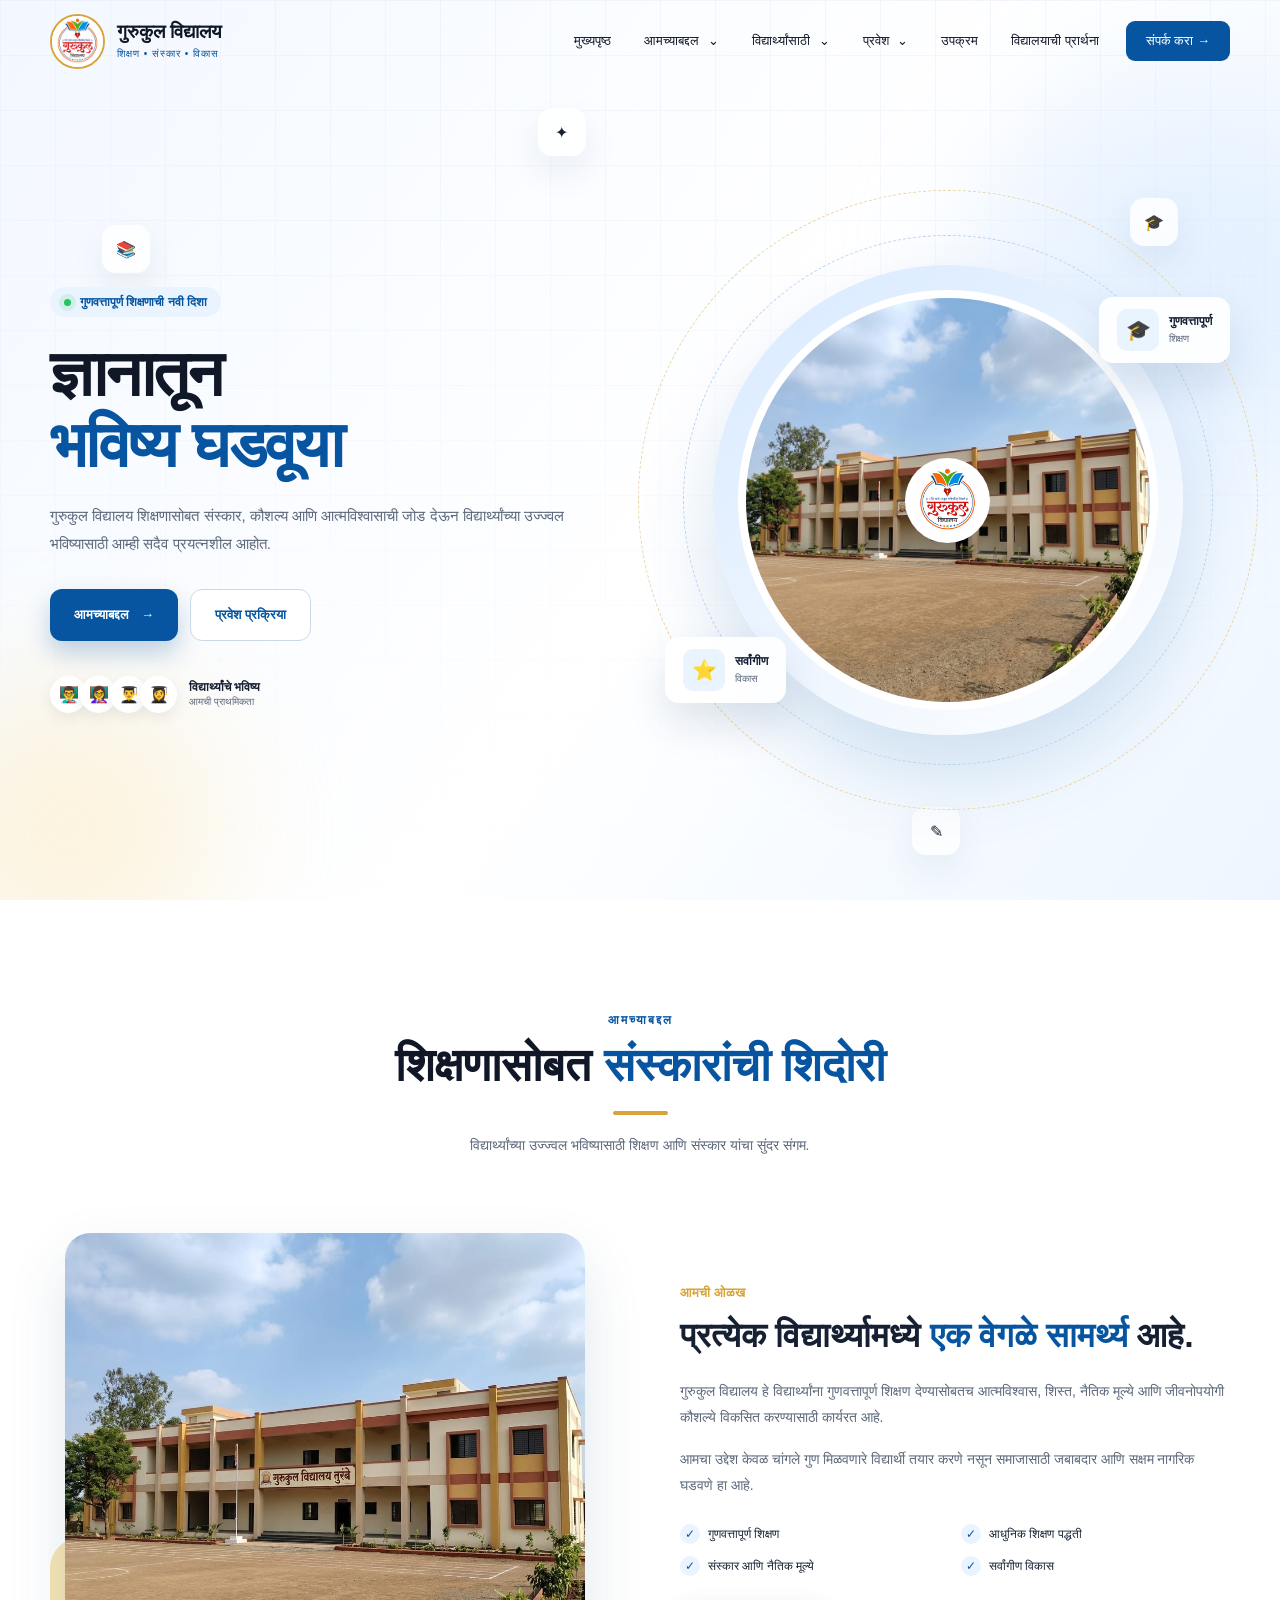
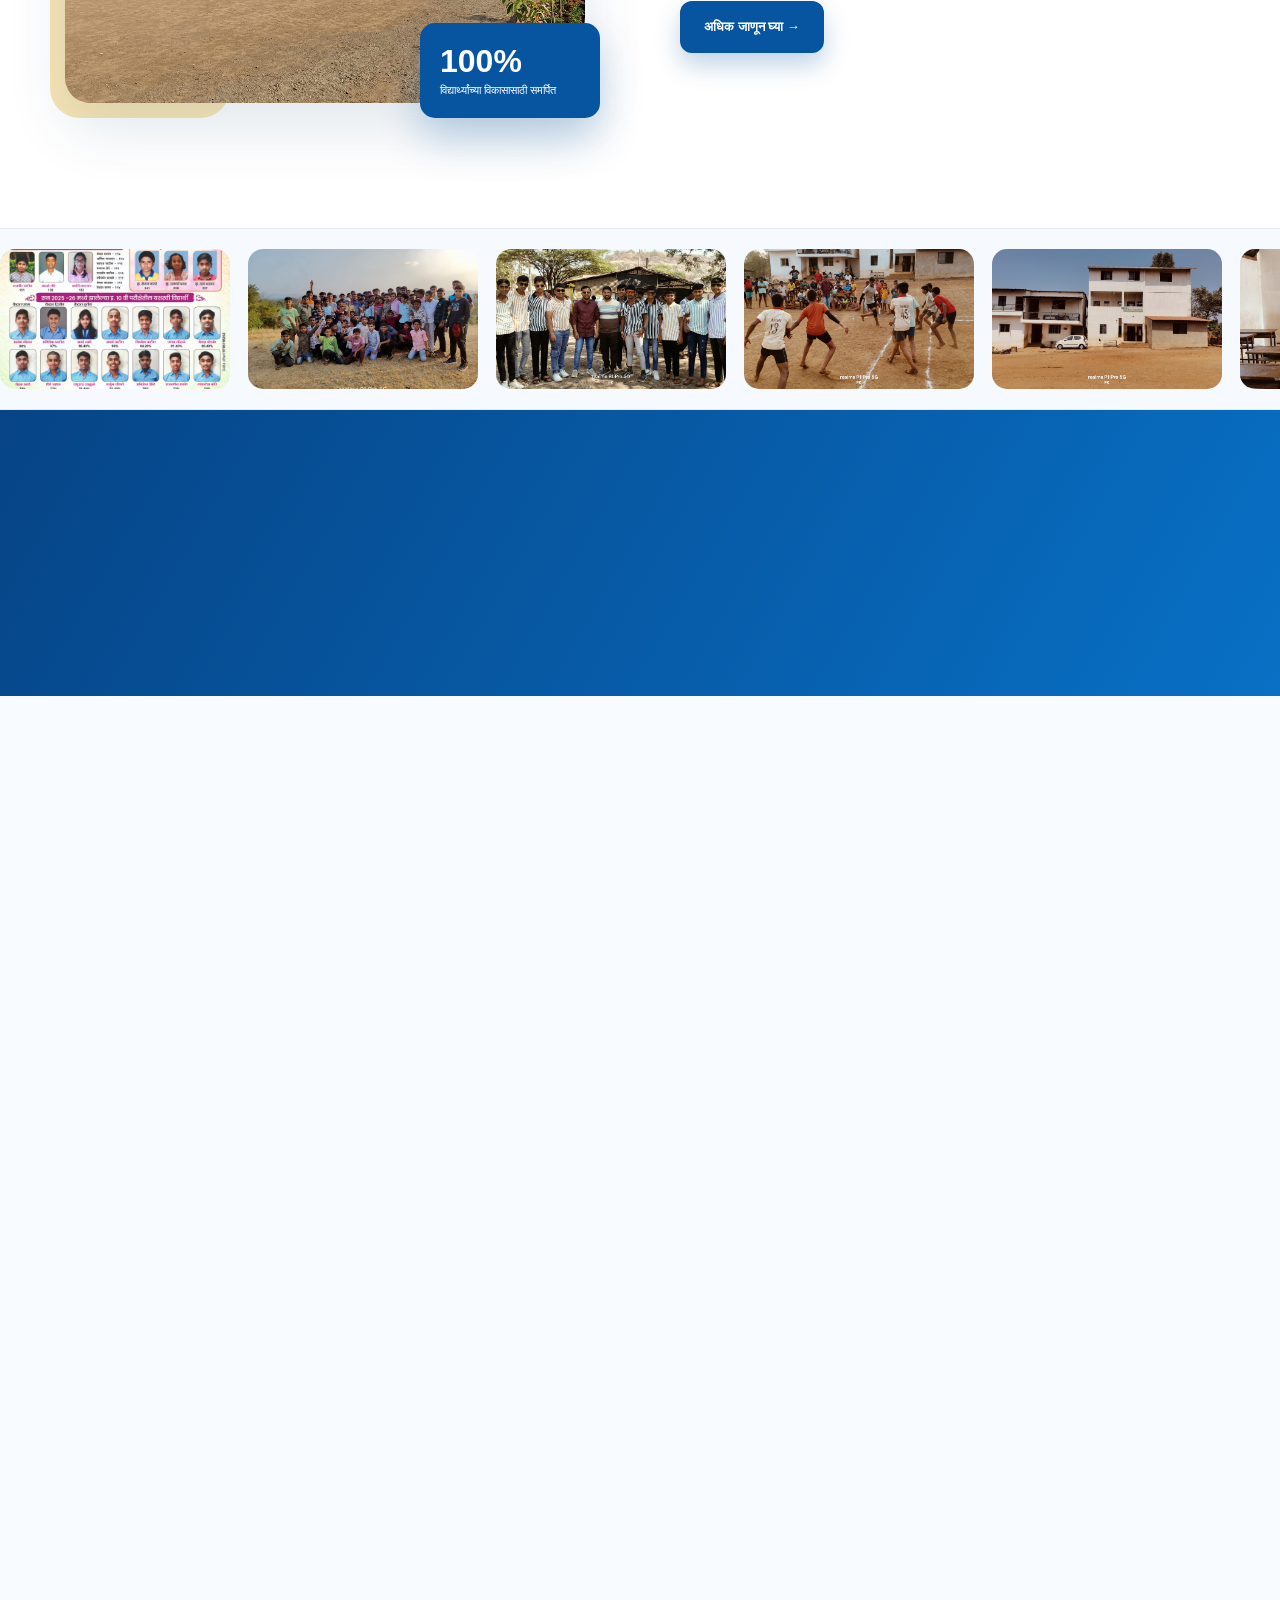
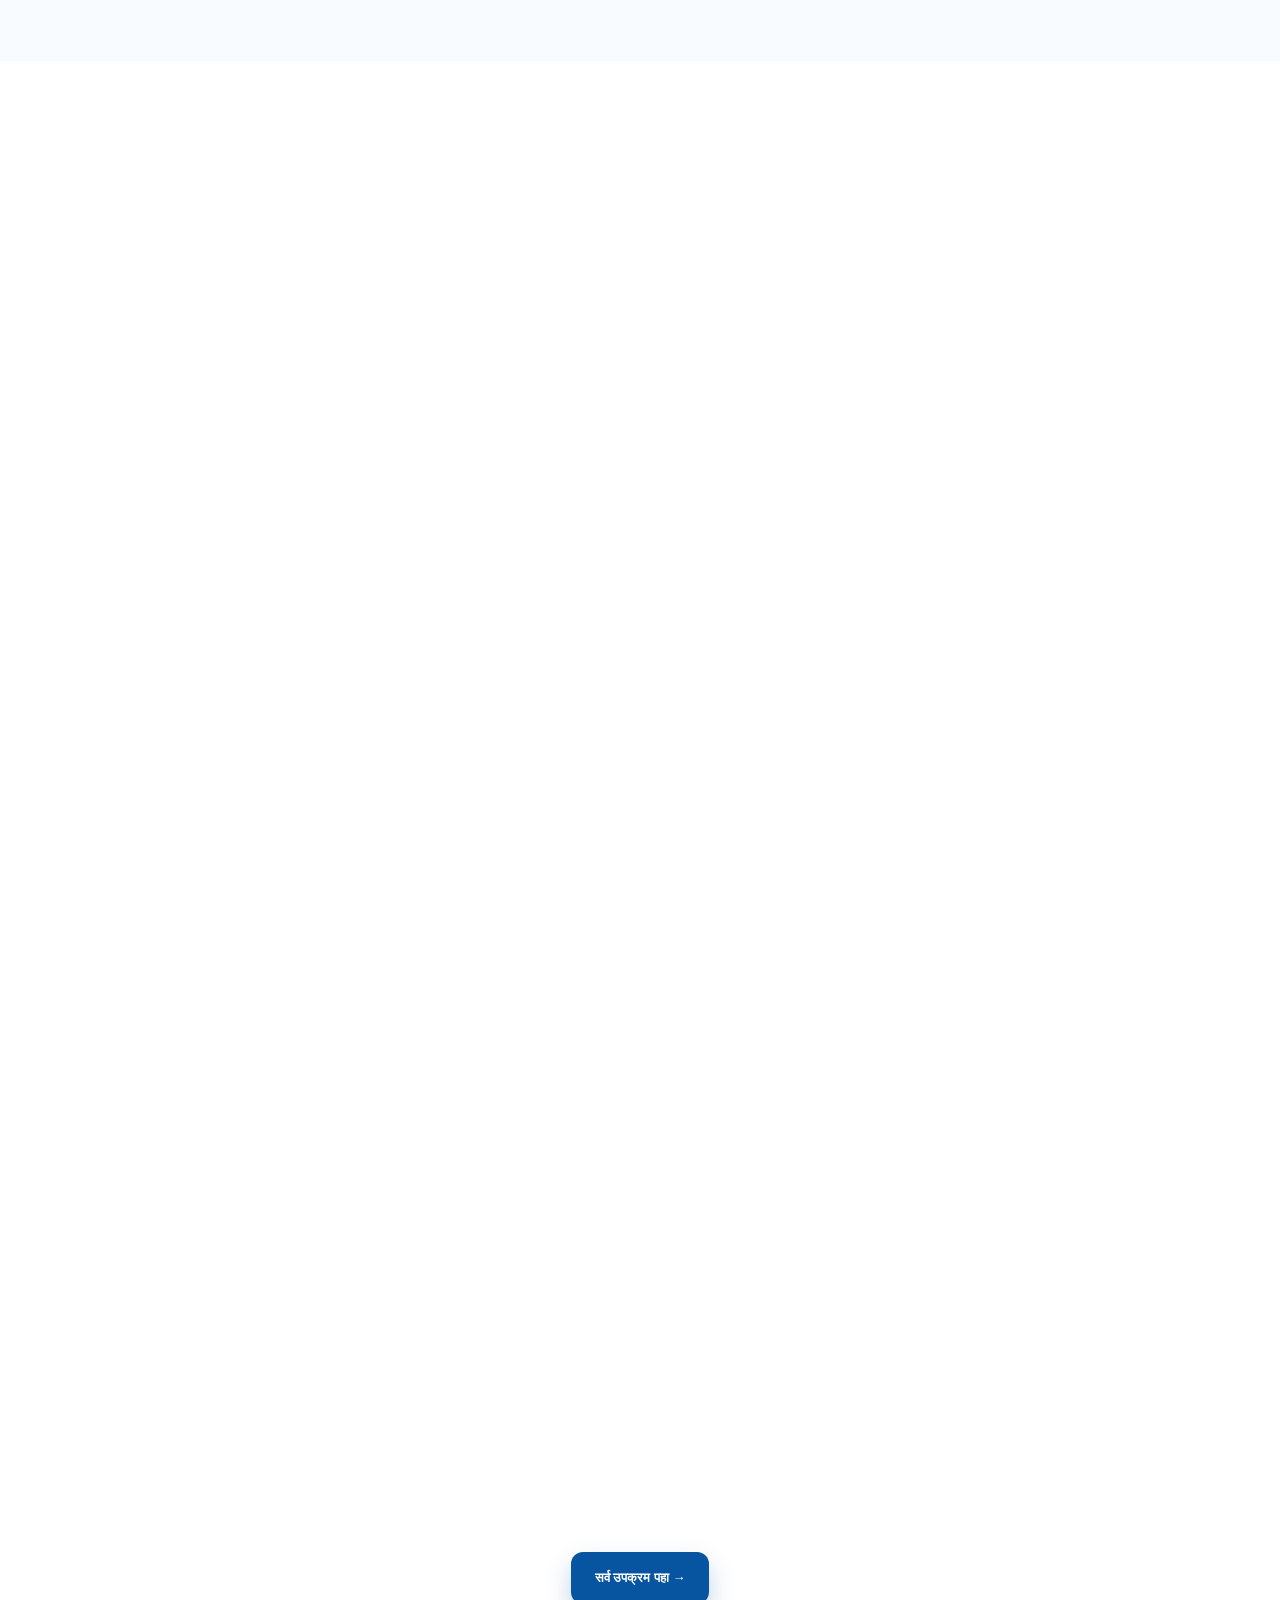
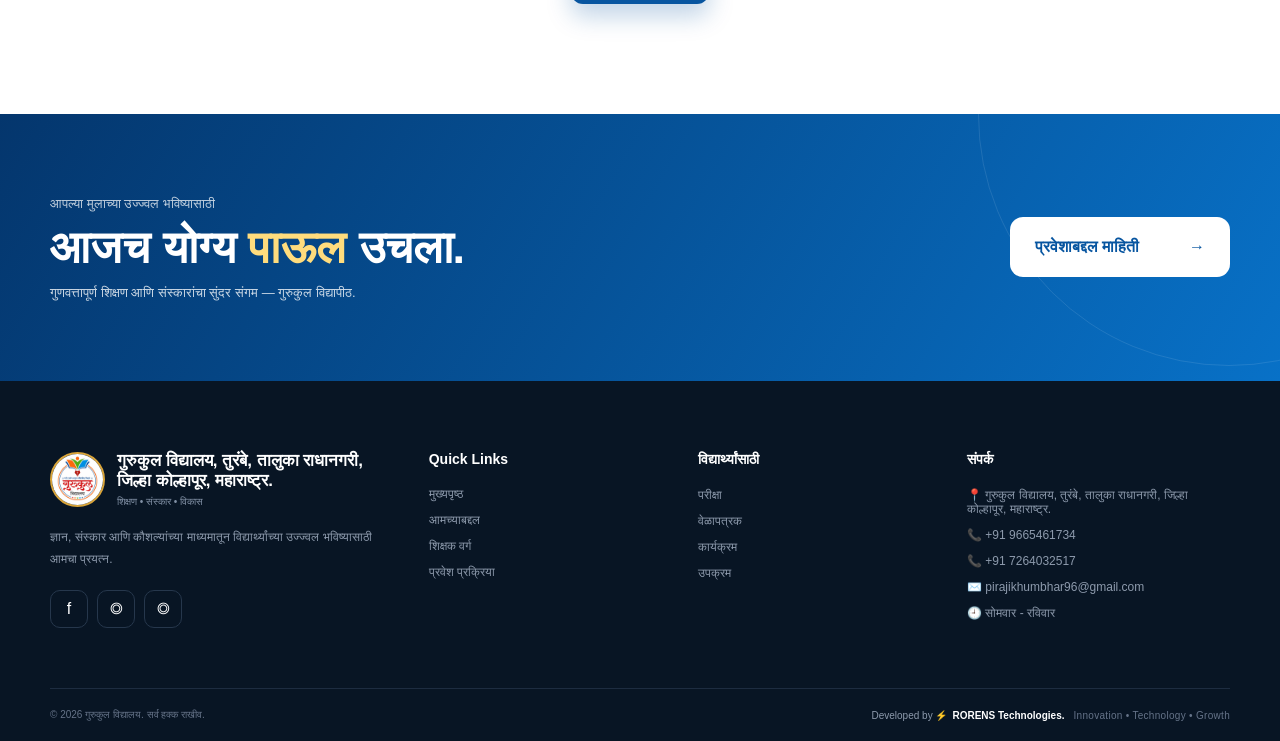
<file: index.html>
<!DOCTYPE html>
<html lang="mr">

<head>

<meta charset="UTF-8">
<meta name="viewport" content="width=device-width, initial-scale=1.0">

<title>गुरुकुल विद्यालय | शिक्षण • संस्कार • विकास</title>

<style>

/* =========================================================
   RESET
========================================================= */

*{
    margin:0;
    padding:0;
    box-sizing:border-box;
}

html{
    scroll-behavior:smooth;
}

body{
    font-family:"Noto Sans Devanagari","Arial",sans-serif;
    background:#fff;
    color:#162033;
    overflow-x:hidden;
}

img{
    max-width:100%;
    display:block;
}

a{
    text-decoration:none;
    color:inherit;
}

button{
    font-family:inherit;
}


/* =========================================================
   VARIABLES
========================================================= */

:root{
    --primary:#0755a0;
    --primary-dark:#04366d;
    --primary-light:#eaf4ff;

    --gold:#d8a43a;
    --gold-light:#f7e5b5;

    --dark:#101828;
    --text:#5c687a;

    --border:#e5ebf2;

    --shadow:0 25px 60px rgba(20,65,110,.12);
}


/* =========================================================
   CONTAINER
========================================================= */

.container{
    width:min(1180px,calc(100% - 40px));
    margin:auto;
}


/* =========================================================
   LOADER
========================================================= */

.loader{
    position:fixed;
    inset:0;
    background:#fff;
    z-index:99999;

    display:flex;
    flex-direction:column;
    align-items:center;
    justify-content:center;

    transition:.6s;
}

.loader.hide{
    opacity:0;
    visibility:hidden;
}

.loader img{
    width:90px;
    height:90px;
    object-fit:cover;
    border-radius:50%;

    border:3px solid var(--gold);

    animation:loaderPulse 1.5s infinite;
}

.loader-spinner{
    width:35px;
    height:35px;

    border:3px solid #e4edf7;
    border-top-color:var(--primary);

    border-radius:50%;

    margin-top:20px;

    animation:spin .8s linear infinite;
}

.loader p{
    margin-top:15px;
    color:var(--primary);
    font-weight:bold;
}


/* =========================================================
   HEADER
========================================================= */

header{
    position:fixed;
    top:0;
    left:0;
    width:100%;

    z-index:1000;

    transition:.4s;
}

header.scrolled{
    background:rgba(255,255,255,.94);
    backdrop-filter:blur(20px);

    box-shadow:0 10px 35px rgba(0,0,0,.08);
}

.header-inner{
    min-height:82px;

    display:flex;
    align-items:center;
    justify-content:space-between;
}


/* LOGO */

.logo{
    display:flex;
    align-items:center;
    gap:12px;
}

.logo img{
    width:55px;
    height:55px;

    border-radius:50%;
    object-fit:cover;

    border:2px solid var(--gold);
}

.logo h1{
    font-size:19px;
    color:var(--dark);
}

.logo span{
    font-size:10px;
    color:var(--primary);
    letter-spacing:1px;
}


/* NAV */

nav{
    display:flex;
    align-items:center;
    gap:5px;
}

nav>a,
.dropdown-btn{
    border:0;
    background:transparent;

    padding:12px 14px;

    font-size:13px;
    color:var(--dark);

    border-radius:9px;

    cursor:pointer;

    transition:.3s;
}

nav>a:hover,
.dropdown-btn:hover{
    color:var(--primary);
    background:var(--primary-light);
}


/* DROPDOWN */

.dropdown{
    position:relative;
}

.dropdown-btn span{
    display:inline-block;
    margin-left:5px;
    transition:.3s;
}

.dropdown:hover .dropdown-btn span{
    transform:rotate(180deg);
}

.dropdown-menu{
    position:absolute;

    top:calc(100% + 12px);
    left:0;

    width:220px;

    padding:10px;

    background:rgba(255,255,255,.98);

    border:1px solid var(--border);

    border-radius:15px;

    box-shadow:0 20px 50px rgba(0,0,0,.12);

    opacity:0;
    visibility:hidden;

    transform:translateY(10px);

    transition:.3s;
}

.dropdown:hover .dropdown-menu{
    opacity:1;
    visibility:visible;
    transform:translateY(0);
}

.dropdown-menu a{
    display:block;

    padding:12px;

    font-size:13px;

    border-radius:8px;

    transition:.25s;
}

.dropdown-menu a:hover{
    background:var(--primary-light);
    color:var(--primary);
    padding-left:18px;
}


/* CONTACT */

.contact-btn{
    background:var(--primary);
    color:white !important;

    margin-left:8px;

    padding:12px 20px !important;
}

.contact-btn:hover{
    background:var(--primary-dark) !important;
}


/* MOBILE BUTTON */

.menu-btn{
    display:none;

    width:45px;
    height:45px;

    border:0;

    border-radius:10px;

    background:var(--primary-light);

    cursor:pointer;
}

.menu-btn span{
    display:block;

    width:22px;
    height:2px;

    background:var(--primary);

    margin:5px auto;
}


/* =========================================================
   HERO
========================================================= */

.hero{
    min-height:100vh;

    padding-top:100px;

    position:relative;

    overflow:hidden;

    background:
    linear-gradient(
        125deg,
        #f3f8ff,
        #fff 55%,
        #edf6ff
    );

    display:flex;
    align-items:center;
}


/* GRID BACKGROUND */

.hero-grid{
    position:absolute;
    inset:0;

    opacity:.35;

    background-image:
        linear-gradient(#dce8f5 1px,transparent 1px),
        linear-gradient(90deg,#dce8f5 1px,transparent 1px);

    background-size:55px 55px;

    mask-image:linear-gradient(
        to bottom,
        black,
        transparent
    );
}


/* GLOW */

.glow{
    position:absolute;

    border-radius:50%;

    filter:blur(70px);

    opacity:.4;

    animation:glowMove 8s infinite alternate;
}

.glow1{
    width:400px;
    height:400px;

    background:#cbe2ff;

    right:-100px;
    top:80px;
}

.glow2{
    width:300px;
    height:300px;

    background:#ffe7ad;

    left:-80px;
    bottom:-80px;

    animation-delay:2s;
}


/* HERO CONTENT */

.hero-inner{
    width:min(1180px,calc(100% - 40px));
    margin:auto;

    display:grid;
    grid-template-columns:1fr 1fr;

    align-items:center;

    gap:50px;

    position:relative;
    z-index:5;
}

.hero-badge{
    display:inline-flex;

    align-items:center;
    gap:9px;

    padding:8px 14px;

    background:var(--primary-light);

    color:var(--primary);

    border-radius:30px;

    font-size:12px;
    font-weight:bold;

    animation:fadeUp .8s;
}

.badge-dot{
    width:7px;
    height:7px;

    background:#22c55e;

    border-radius:50%;

    box-shadow:0 0 0 5px rgba(34,197,94,.12);
}

.hero h2{
    margin-top:22px;

    font-size:clamp(45px,5vw,72px);

    line-height:1.1;

    letter-spacing:-2px;

    color:var(--dark);
}

.hero h2 span{
    display:block;
    color:var(--primary);
}

.hero-description{
    max-width:590px;

    margin-top:22px;

    color:var(--text);

    line-height:1.9;

    font-size:15px;
}


/* BUTTONS */

.hero-buttons{
    display:flex;
    gap:12px;

    margin-top:30px;

    flex-wrap:wrap;
}

.btn{
    min-height:52px;

    padding:0 24px;

    border-radius:12px;

    display:inline-flex;
    align-items:center;
    justify-content:center;
    gap:12px;

    font-size:13px;
    font-weight:bold;

    transition:.35s;
}

.btn-primary{
    background:var(--primary);
    color:#fff;

    box-shadow:0 12px 25px rgba(7,85,160,.25);
}

.btn-primary:hover{
    transform:translateY(-4px);
    background:var(--primary-dark);
}

.btn-outline{
    border:1px solid #cad9e9;
    background:white;
    color:var(--primary);
}

.btn-outline:hover{
    background:var(--primary-light);
    transform:translateY(-4px);
}


/* TRUST */

.trust{
    margin-top:35px;

    display:flex;
    align-items:center;
    gap:12px;
}

.avatars{
    display:flex;
}

.avatars div{
    width:37px;
    height:37px;

    border-radius:50%;

    background:#fff;

    display:grid;
    place-items:center;

    border:2px solid white;

    margin-left:-7px;

    box-shadow:0 5px 15px rgba(0,0,0,.08);
}

.avatars div:first-child{
    margin-left:0;
}

.trust-text{
    display:flex;
    flex-direction:column;
    gap:2px;
}

.trust-text strong{
    font-size:12px;
}

.trust-text span{
    font-size:10px;
    color:var(--text);
}


/* =========================================================
   HERO GRAPHIC
========================================================= */

.hero-visual{
    height:580px;

    position:relative;

    display:grid;
    place-items:center;

    animation:visualFloat 6s ease-in-out infinite;
}

.hero-circle{
    width:min(470px,90%);

    aspect-ratio:1;

    border-radius:50%;

    padding:25px;

    background:
    linear-gradient(
        145deg,
        #d7e9ff,
        #fff
    );

    box-shadow:
        0 40px 80px rgba(7,85,160,.16);
}

.hero-circle-inner{
    width:100%;
    height:100%;

    border-radius:50%;

    overflow:hidden;

    border:8px solid white;

    position:relative;
}

.hero-circle-inner img{
    width:100%;
    height:100%;

    object-fit:cover;

    transition:1s;
}

.hero-circle:hover img{
    transform:scale(1.08);
}


/* ORBITS */

.orbit{
    position:absolute;

    border:1px dashed #b9d3ef;

    border-radius:50%;

    animation:orbit 18s linear infinite;
}

.orbit1{
    width:530px;
    height:530px;
}

.orbit2{
    width:620px;
    height:620px;

    border-color:#ead5a1;

    animation-direction:reverse;
    animation-duration:25s;
}


/* LOGO */

.center-logo{
    position:absolute;

    width:85px;
    height:85px;

    padding:7px;

    border-radius:50%;

    background:white;

    box-shadow:0 15px 35px rgba(0,0,0,.15);

    animation:logoFloat 4s infinite;
}

.center-logo img{
    width:100%;
    height:100%;

    object-fit:cover;

    border-radius:50%;
}


/* FLOAT CARDS */

.float-card{
    position:absolute;

    display:flex;
    align-items:center;

    gap:10px;

    padding:12px 18px;

    background:rgba(255,255,255,.9);

    backdrop-filter:blur(15px);

    border-radius:14px;

    box-shadow:0 20px 40px rgba(20,60,100,.12);

    z-index:5;

    animation:cardFloat 5s ease-in-out infinite;
}

.float-card.top{
    top:15%;
    right:0;
}

.float-card.bottom{
    bottom:15%;
    left:0;

    animation-delay:1.5s;
}

.float-icon{
    width:42px;
    height:42px;

    display:grid;
    place-items:center;

    border-radius:10px;

    background:var(--primary-light);

    font-size:20px;
}

.float-card strong{
    display:block;
    font-size:12px;
}

.float-card small{
    color:var(--text);
    font-size:10px;
}


/* FLOATING ICONS */

.floating-icon{
    position:absolute;

    width:48px;
    height:48px;

    display:grid;
    place-items:center;

    background:rgba(255,255,255,.8);

    backdrop-filter:blur(10px);

    border-radius:14px;

    box-shadow:0 15px 35px rgba(20,60,100,.08);

    z-index:4;

    animation:iconFloat 5s infinite;
}

.book{
    left:8%;
    top:25%;
}

.cap{
    right:8%;
    top:22%;
    animation-delay:1s;
}

.star{
    left:42%;
    top:12%;
    animation-delay:2s;
}

.pencil{
    right:25%;
    bottom:5%;
    animation-delay:3s;
}


/* =========================================================
   SECTION
========================================================= */

section.content-section{
    padding:110px 0;
}

.section-title{
    text-align:center;

    max-width:700px;

    margin:0 auto 60px;
}

.section-label{
    color:var(--primary);

    font-size:12px;

    font-weight:bold;

    letter-spacing:2px;
}

.section-title h2{
    font-size:clamp(30px,4vw,46px);

    margin-top:10px;

    color:var(--dark);
}

.section-title h2 span{
    color:var(--primary);
}

.section-line{
    width:55px;
    height:4px;

    background:var(--gold);

    margin:18px auto;

    border-radius:20px;
}

.section-title p{
    color:var(--text);

    font-size:14px;

    line-height:1.8;
}


/* =========================================================
   ABOUT
========================================================= */

.about-grid{
    display:grid;

    grid-template-columns:1fr 1fr;

    align-items:center;

    gap:80px;
}

.about-image{
    position:relative;

    padding:15px;
}

.about-image img{
    width:100%;
    height:470px;

    object-fit:cover;

    border-radius:25px;

    box-shadow:var(--shadow);

    transition:.7s;
}

.about-image:hover img{
    transform:scale(1.03);
}

.about-decoration{
    position:absolute;

    width:180px;
    height:180px;

    background:var(--gold-light);

    border-radius:30px;

    left:0;
    bottom:0;

    z-index:-1;
}

.experience{
    position:absolute;

    right:0;
    bottom:0;

    width:180px;

    background:var(--primary);

    color:#fff;

    padding:20px;

    border-radius:15px;

    box-shadow:0 20px 40px rgba(7,85,160,.25);
}

.experience strong{
    display:block;

    font-size:32px;
}

.experience span{
    font-size:11px;
    line-height:1.5;
}

.about-text small{
    color:var(--gold);
    font-weight:bold;
}

.about-text h3{
    font-size:34px;

    line-height:1.3;

    margin:12px 0 20px;
}

.about-text h3 span{
    color:var(--primary);
}

.about-text p{
    color:var(--text);

    font-size:14px;

    line-height:1.9;

    margin-bottom:15px;
}

.checks{
    display:grid;

    grid-template-columns:1fr 1fr;

    gap:12px;

    margin:25px 0;
}

.check{
    font-size:12px;

    display:flex;
    align-items:center;

    gap:8px;
}

.check i{
    width:20px;
    height:20px;

    display:grid;
    place-items:center;

    border-radius:50%;

    background:var(--primary-light);

    color:var(--primary);

    font-style:normal;
}


/* =========================================================
   IMAGE STRIP
========================================================= */

.image-strip{
    overflow:hidden;

    padding:20px 0;

    background:#f6faff;

    border-top:1px solid var(--border);
    border-bottom:1px solid var(--border);
}

.image-track{
    display:flex;

    width:max-content;

    animation:marquee 30s linear infinite;
}

.strip-image{
    width:230px;
    height:140px;

    margin-right:18px;

    border-radius:15px;

    overflow:hidden;
}

.strip-image img{
    width:100%;
    height:100%;

    object-fit:cover;

    transition:.5s;
}

.strip-image:hover img{
    transform:scale(1.1);
}


/* =========================================================
   STATS
========================================================= */

.stats{
    padding:70px 0;

    background:
    linear-gradient(
        120deg,
        #064486,
        #0870c5
    );

    color:white;
}

.stats-grid{
    display:grid;

    grid-template-columns:repeat(4,1fr);
}

.stat{
    text-align:center;

    padding:20px;

    border-right:1px solid rgba(255,255,255,.15);
}

.stat:last-child{
    border:none;
}

.stat-icon{
    font-size:25px;
}

.stat strong{
    display:block;

    font-size:38px;

    margin:8px 0;
}

.stat span{
    font-size:12px;

    opacity:.75;
}


/* =========================================================
   GOALS
========================================================= */

.goals{
    background:#f8fbff;
}

.goals-grid{
    display:grid;

    grid-template-columns:repeat(3,1fr);

    gap:22px;
}

.goal{
    position:relative;

    background:white;

    border:1px solid var(--border);

    border-radius:20px;

    padding:30px;

    overflow:hidden;

    transition:.4s;
}

.goal::before{
    content:"";

    position:absolute;

    width:110px;
    height:110px;

    background:var(--primary-light);

    border-radius:50%;

    right:-50px;
    top:-50px;

    transition:.5s;
}

.goal:hover{
    transform:translateY(-10px);

    box-shadow:var(--shadow);

    border-color:#c9dff5;
}

.goal:hover::before{
    transform:scale(2);
}

.goal-number{
    position:absolute;

    right:25px;
    top:22px;

    color:#b5c0ce;

    font-size:12px;

    font-weight:bold;
}

.goal-icon{
    width:60px;
    height:60px;

    display:grid;
    place-items:center;

    background:var(--primary-light);

    border-radius:15px;

    font-size:27px;

    margin-bottom:20px;

    transition:.4s;
}

.goal:hover .goal-icon{
    transform:rotate(-7deg) scale(1.08);
}

.goal h3{
    font-size:19px;

    margin-bottom:12px;
}

.goal p{
    color:var(--text);

    font-size:13px;

    line-height:1.8;
}

.goal a{
    display:inline-block;

    margin-top:20px;

    color:var(--primary);

    font-size:12px;

    font-weight:bold;
}


/* =========================================================
   PAMPHLET
========================================================= */

.pamphlet{
    padding:110px 0;
}

.pamphlet-box{
    display:grid;

    grid-template-columns:1fr 1fr;

    align-items:center;

    background:
    linear-gradient(
        120deg,
        #eff6ff,
        #fff
    );

    border:1px solid #dce8f5;

    border-radius:30px;

    padding:55px;

    overflow:hidden;
}

.pamphlet-text h2{
    font-size:38px;

    line-height:1.3;

    margin:10px 0 20px;
}

.pamphlet-text h2 span{
    color:var(--primary);
}

.pamphlet-text p{
    color:var(--text);

    font-size:14px;

    line-height:1.8;

    max-width:450px;

    margin-bottom:25px;
}

.pamphlet-image{
    height:420px;

    display:grid;

    place-items:center;

    position:relative;
}

.pamphlet-image::before{
    content:"";

    position:absolute;

    width:280px;
    height:280px;

    background:#dbeaff;

    border-radius:50%;

    filter:blur(20px);

    animation:pulse 4s infinite;
}

.pamphlet-image img{
    width:270px;
    height:380px;

    object-fit:cover;

    border-radius:12px;

    transform:rotate(4deg);

    box-shadow:0 30px 60px rgba(0,0,0,.2);

    position:relative;

    transition:.5s;
}

.pamphlet-image:hover img{
    transform:rotate(0) translateY(-10px);
}


/* =========================================================
   ACTIVITIES
========================================================= */

.activities-grid{
    display:grid;

    grid-template-columns:repeat(4,1fr);

    gap:20px;
}

.activity{
    border:1px solid var(--border);

    border-radius:18px;

    overflow:hidden;

    background:white;

    transition:.4s;
}

.activity:hover{
    transform:translateY(-8px);

    box-shadow:var(--shadow);
}

.activity-image{
    height:240px;

    overflow:hidden;

    position:relative;
}

.activity-image img{
    width:100%;
    height:100%;

    object-fit:cover;

    transition:.7s;
}

.activity:hover img{
    transform:scale(1.1);
}

.activity-overlay{
    position:absolute;

    inset:0;

    background:linear-gradient(
        transparent,
        rgba(0,0,0,.65)
    );

    opacity:0;

    transition:.4s;

    display:flex;

    align-items:flex-end;

    justify-content:space-between;

    padding:15px;
}

.activity:hover .activity-overlay{
    opacity:1;
}

.activity-overlay span{
    color:#fff;
}

.activity-overlay a{
    width:40px;
    height:40px;

    background:#fff;

    color:var(--primary);

    display:grid;
    place-items:center;

    border-radius:50%;
}

.activity-content{
    padding:20px;
}

.activity-content small{
    color:var(--primary);

    font-weight:bold;
}

.activity-content h3{
    font-size:17px;

    margin:7px 0;
}

.activity-content p{
    color:var(--text);

    font-size:12px;

    line-height:1.7;
}

.center{
    text-align:center;

    margin-top:45px;
}


/* =========================================================
   CTA
========================================================= */

.cta{
    padding:80px 0;

    background:
    linear-gradient(
        120deg,
        #04366d,
        #0871c7
    );

    color:#fff;

    position:relative;

    overflow:hidden;
}

.cta::before{
    content:"";

    position:absolute;

    width:500px;
    height:500px;

    border-radius:50%;

    border:1px solid rgba(255,255,255,.1);

    right:-200px;
    top:-250px;
}

.cta-inner{
    position:relative;

    display:flex;

    align-items:center;

    justify-content:space-between;

    gap:30px;
}

.cta small{
    opacity:.75;
}

.cta h2{
    font-size:45px;

    margin:10px 0;
}

.cta h2 span{
    color:#ffdc7d;
}

.cta p{
    font-size:13px;
    opacity:.8;
}

.cta-button{
    min-width:220px;
    min-height:60px;

    padding:0 25px;

    background:#fff;

    color:var(--primary);

    border-radius:13px;

    display:flex;

    align-items:center;

    justify-content:space-between;

    font-weight:bold;

    transition:.35s;
}

.cta-button:hover{
    transform:translateY(-5px);

    box-shadow:0 20px 40px rgba(0,0,0,.2);
}


/* =========================================================
   FOOTER
========================================================= */

footer{
    background:#081524;

    color:white;

    padding-top:70px;
}

.footer-grid{
    display:grid;

    grid-template-columns:1.5fr 1fr 1fr 1.2fr;

    gap:50px;

    padding-bottom:60px;
}

.footer-logo{
    display:flex;

    align-items:center;

    gap:12px;

    margin-bottom:18px;
}

.footer-logo img{
    width:55px;
    height:55px;

    border-radius:50%;

    object-fit:cover;

    border:2px solid var(--gold);
}

.footer-logo h3{
    font-size:17px;
}

.footer-logo span{
    color:#8190a5;
    font-size:10px;
}

.footer-about p{
    max-width:350px;

    color:#8d9aac;

    font-size:12px;

    line-height:1.8;
}

.socials{
    display:flex;

    gap:9px;

    margin-top:20px;
}

.socials a{
    width:38px;
    height:38px;

    border:1px solid #26374c;

    border-radius:10px;

    display:grid;
    place-items:center;

    transition:.3s;
}

.socials a:hover{
    background:var(--primary);

    transform:translateY(-3px);
}

.footer-column{
    display:flex;

    flex-direction:column;

    gap:12px;
}

.footer-column h3{
    font-size:14px;

    margin-bottom:8px;
}

.footer-column a,
.footer-column p{
    color:#8d9aac;

    font-size:12px;

    transition:.25s;
}

.footer-column a:hover{
    color:#fff;

    padding-left:5px;
}

.footer-bottom{
    border-top:1px solid #1d2c40;

    padding:20px 0;

    display:flex;

    justify-content:space-between;

    color:#657388;

    font-size:10px;
}


/* =========================================================
   BACK TO TOP
========================================================= */

.back-top{
    position:fixed;

    right:25px;
    bottom:25px;

    width:45px;
    height:45px;

    border:0;

    border-radius:50%;

    background:var(--primary);

    color:#fff;

    cursor:pointer;

    z-index:100;

    opacity:0;
    visibility:hidden;

    transform:translateY(20px);

    transition:.3s;
}

.back-top.show{
    opacity:1;
    visibility:visible;

    transform:translateY(0);
}


/* =========================================================
   DEVELOPER CREDIT
========================================================= */

.developer-credit{
    display:flex;
    align-items:center;
    gap:5px;
    flex-wrap:wrap;
    justify-content:flex-end;
    color:#8d9aac;
}

.developer-credit strong{
    color:#ffffff;
    font-weight:700;
}

.developer-credit span{
    color:#657388;
    margin-left:4px;
    letter-spacing:.3px;
}


/* MOBILE */

@media(max-width:760px){

    .developer-credit{
        justify-content:center;
        text-align:center;
        line-height:1.8;
    }

}


/* =========================================================
   SCROLL ANIMATION
========================================================= */

.reveal{
    opacity:0;

    transform:translateY(40px);

    transition:
        opacity .8s ease,
        transform .8s ease;
}

.reveal.show{
    opacity:1;

    transform:translateY(0);
}


/* =========================================================
   KEYFRAMES
========================================================= */

@keyframes spin{
    to{
        transform:rotate(360deg);
    }
}

@keyframes loaderPulse{
    50%{
        transform:scale(1.08);
    }
}

@keyframes fadeUp{
    from{
        opacity:0;
        transform:translateY(20px);
    }

    to{
        opacity:1;
        transform:translateY(0);
    }
}

@keyframes glowMove{
    from{
        transform:translate(0,0);
    }

    to{
        transform:translate(40px,-30px);
    }
}

@keyframes visualFloat{
    0%,100%{
        transform:translateY(0);
    }

    50%{
        transform:translateY(-12px);
    }
}

@keyframes logoFloat{
    0%,100%{
        transform:translateY(0);
    }

    50%{
        transform:translateY(-10px) rotate(5deg);
    }
}

@keyframes cardFloat{
    0%,100%{
        transform:translateY(0);
    }

    50%{
        transform:translateY(-12px);
    }
}

@keyframes iconFloat{
    0%,100%{
        transform:translateY(0) rotate(0);
    }

    50%{
        transform:translateY(-15px) rotate(5deg);
    }
}

@keyframes orbit{
    to{
        transform:rotate(360deg);
    }
}

@keyframes marquee{
    from{
        transform:translateX(0);
    }

    to{
        transform:translateX(-50%);
    }
}

@keyframes pulse{
    0%,100%{
        transform:scale(.9);
        opacity:.4;
    }

    50%{
        transform:scale(1.1);
        opacity:.7;
    }
}


/* =========================================================
   TABLET
========================================================= */

@media(max-width:1000px){

    nav>a,
    .dropdown-btn{
        padding:10px 7px;
        font-size:11px;
    }

    .hero-inner{
        grid-template-columns:1fr;

        text-align:center;
    }

    .hero-description{
        margin-left:auto;
        margin-right:auto;
    }

    .hero-buttons,
    .trust{
        justify-content:center;
    }

    .hero h2 span{
        margin:auto;
    }

    .hero-visual{
        height:500px;
    }

    .about-grid{
        gap:40px;
    }

    .goals-grid{
        grid-template-columns:repeat(2,1fr);
    }

    .activities-grid{
        grid-template-columns:repeat(2,1fr);
    }

    .footer-grid{
        grid-template-columns:repeat(2,1fr);
    }
}


/* =========================================================
   MOBILE
========================================================= */

@media(max-width:760px){

    .container,
    .hero-inner{
        width:calc(100% - 28px);
    }


    /* HEADER */

    .menu-btn{
        display:block;
    }

    nav{
        position:absolute;

        top:75px;
        left:14px;
        right:14px;

        background:rgba(255,255,255,.98);

        backdrop-filter:blur(20px);

        border:1px solid var(--border);

        border-radius:18px;

        padding:10px;

        flex-direction:column;

        align-items:stretch;

        box-shadow:0 25px 60px rgba(0,0,0,.12);

        opacity:0;
        visibility:hidden;

        transform:translateY(-10px);

        transition:.3s;
    }

    nav.open{
        opacity:1;
        visibility:visible;

        transform:translateY(0);
    }

    nav>a,
    .dropdown-btn{
        width:100%;
        text-align:left;
        padding:13px;
    }

    .contact-btn{
        text-align:center !important;
        margin:5px 0;
    }

    .dropdown-menu{
        position:static;

        width:100%;

        display:none;

        box-shadow:none;

        border:0;

        transform:none;

        opacity:1;

        visibility:visible;

        background:#f5f9ff;
    }

    .dropdown.open .dropdown-menu{
        display:block;
    }


    /* HERO */

    .hero{
        padding-top:120px;
        padding-bottom:70px;
    }

    .hero h2{
        font-size:43px;
    }

    .hero-description{
        font-size:13px;
    }

    .hero-visual{
        height:390px;
        margin-top:20px;
    }

    .hero-circle{
        width:290px;
        padding:15px;
    }

    .orbit1{
        width:330px;
        height:330px;
    }

    .orbit2{
        width:380px;
        height:380px;
    }

    .center-logo{
        width:65px;
        height:65px;
    }

    .float-card{
        padding:9px 12px;
    }

    .float-card.top{
        right:0;
        top:15%;
    }

    .float-card.bottom{
        left:0;
        bottom:10%;
    }

    .floating-icon{
        width:38px;
        height:38px;
        font-size:17px;
    }

    .book{
        left:3%;
    }

    .cap{
        right:3%;
    }

    .star{
        left:5%;
        top:5%;
    }

    .pencil{
        right:5%;
    }


    /* SECTIONS */

    section.content-section{
        padding:75px 0;
    }

    .section-title{
        margin-bottom:45px;
    }

    .section-title h2{
        font-size:31px;
    }


    /* ABOUT */

    .about-grid{
        grid-template-columns:1fr;

        gap:45px;
    }

    .about-image img{
        height:360px;
    }

    .about-text h3{
        font-size:28px;
    }

    .checks{
        grid-template-columns:1fr;
    }


    /* STATS */

    .stats{
        padding:45px 0;
    }

    .stats-grid{
        grid-template-columns:repeat(2,1fr);
    }

    .stat{
        border-right:0;

        border-bottom:1px solid rgba(255,255,255,.12);
    }

    .stat strong{
        font-size:30px;
    }


    /* GOALS */

    .goals-grid{
        grid-template-columns:1fr;
    }


    /* PAMPHLET */

    .pamphlet-box{
        grid-template-columns:1fr;

        padding:35px 22px;

        text-align:center;
    }

    .pamphlet-text p{
        margin-left:auto;
        margin-right:auto;
    }

    .pamphlet-image{
        height:350px;
    }

    .pamphlet-image img{
        width:230px;
        height:310px;
    }


    /* ACTIVITIES */

    .activities-grid{
        grid-template-columns:1fr;
    }

    .activity-image{
        height:260px;
    }


    /* CTA */

    .cta-inner{
        flex-direction:column;

        text-align:center;
    }

    .cta h2{
        font-size:35px;
    }

    .cta-button{
        width:100%;
    }


    /* FOOTER */

    .footer-grid{
        grid-template-columns:1fr;

        gap:35px;
    }

    .footer-bottom{
        flex-direction:column;

        gap:8px;

        text-align:center;
    }

}


/* =========================================================
   REDUCED MOTION
========================================================= */

@media(prefers-reduced-motion:reduce){

    *,
    *::before,
    *::after{
        animation-duration:.01ms !important;
        transition-duration:.01ms !important;
    }
}

</style>

</head>


<body>


<!-- =====================================================
                         LOADER
====================================================== -->

<div class="loader" id="loader">

    <img src="images/logo.jpeg" alt="Logo">

    <div class="loader-spinner"></div>

    <p>गुरुकुल विद्यालय</p>

</div>



<!-- =====================================================
                         HEADER
====================================================== -->

<header id="header">

<div class="container header-inner">


    <!-- LOGO -->

    <a href="#" class="logo">

        <img src="images/logo.jpeg" alt="गुरुकुल विद्यालय">

        <div>

            <h1>गुरुकुल विद्यालय</h1>

            <span>
                शिक्षण • संस्कार • विकास
            </span>

        </div>

    </a>


    <!-- MOBILE BUTTON -->

    <button class="menu-btn" id="menuBtn">

        <span></span>
        <span></span>
        <span></span>

    </button>


    <!-- NAVIGATION -->

    <nav id="nav">


        <a href="#" class="active">
            मुख्यपृष्ठ
        </a>


        <!-- ABOUT -->

        <div class="dropdown">

            <button class="dropdown-btn">

                आमच्याबद्दल

                <span>⌄</span>

            </button>

            <div class="dropdown-menu">

                <a href="about.html">
                    आमच्याबद्दल
                </a>

                <a href="teachers.html">
                    शिक्षक वर्ग
                </a>

            </div>

        </div>


        <!-- STUDENTS -->

        <div class="dropdown">

            <button class="dropdown-btn">

                विद्यार्थ्यांसाठी

                <span>⌄</span>

            </button>

            <div class="dropdown-menu">

                <a href="exams.html">
                    परीक्षा
                </a>

                <a href="timetable.html">
                    वेळापत्रक
                </a>

                <a href="events.html">
                    कार्यक्रम
                </a>

            </div>

        </div>


        <!-- ADMISSION -->

        <div class="dropdown">

            <button class="dropdown-btn">

                प्रवेश

                <span>⌄</span>

            </button>

            <div class="dropdown-menu">

                <a href="admission.html">
                    प्रवेश प्रक्रिया
                </a>

                <a href="admission.html#documents">
                    आवश्यक कागदपत्रे
                </a>

                <a href="admission.html#fees">
                    शुल्क माहिती
                </a>

            </div>

        </div>


        <a href="events.html">
            उपक्रम
        </a>

         <a href="prarthana.html">
            विद्यालयाची प्रार्थना
        </a>

        <a href="#contact" class="contact-btn">
            संपर्क करा →
        </a>

    </nav>

</div>

</header>



<!-- =====================================================
                          HERO
====================================================== -->

<section class="hero">

<div class="hero-grid"></div>

<div class="glow glow1"></div>

<div class="glow glow2"></div>


<!-- FLOATING ICONS -->

<div class="floating-icon book">
    📚
</div>

<div class="floating-icon cap">
    🎓
</div>

<div class="floating-icon star">
    ✦
</div>

<div class="floating-icon pencil">
    ✎
</div>


<div class="hero-inner">


    <!-- HERO TEXT -->

    <div>

        <div class="hero-badge">

            <span class="badge-dot"></span>

            गुणवत्तापूर्ण शिक्षणाची नवी दिशा

        </div>


        <h2>

            ज्ञानातून

            <span>
                भविष्य घडवूया
            </span>

        </h2>


        <p class="hero-description">

            गुरुकुल विद्यालय शिक्षणासोबत संस्कार,
            कौशल्य आणि आत्मविश्वासाची जोड देऊन
            विद्यार्थ्यांच्या उज्ज्वल भविष्यासाठी आम्ही
            सदैव प्रयत्नशील आहोत.

        </p>


        <div class="hero-buttons">

            <a href="#about" class="btn btn-primary">

                आमच्याबद्दल

                <b>→</b>

            </a>


            <a href="admission.html" class="btn btn-outline">

                प्रवेश प्रक्रिया

            </a>

        </div>


        <div class="trust">

            <div class="avatars">

                <div>👨‍🏫</div>
                <div>👩‍🏫</div>
                <div>👨‍🎓</div>
                <div>👩‍🎓</div>

            </div>

            <div class="trust-text">

                <strong>
                    विद्यार्थ्यांचे भविष्य
                </strong>

                <span>
                    आमची प्राथमिकता
                </span>

            </div>

        </div>

    </div>



    <!-- HERO GRAPHIC -->

    <div class="hero-visual">


        <div class="orbit orbit1"></div>

        <div class="orbit orbit2"></div>


        <div class="hero-circle">

            <div class="hero-circle-inner">

                <img src="images\t13.jpeg"
                     alt="गुरुकुल विद्यालय">

            </div>

        </div>


        <!-- LOGO -->

        <div class="center-logo">

            <img src="images/logo.jpeg"
                 alt="Logo">

        </div>


        <!-- CARD 1 -->

        <div class="float-card top">

            <div class="float-icon">
                🎓
            </div>

            <div>

                <strong>
                    गुणवत्तापूर्ण
                </strong>

                <small>
                    शिक्षण
                </small>

            </div>

        </div>


        <!-- CARD 2 -->

        <div class="float-card bottom">

            <div class="float-icon">
                ⭐
            </div>

            <div>

                <strong>
                    सर्वांगीण
                </strong>

                <small>
                    विकास
                </small>

            </div>

        </div>

    </div>

</div>

</section>



<!-- =====================================================
                         ABOUT
====================================================== -->

<section class="content-section" id="about">

<div class="container">


<div class="section-title reveal">

    <span class="section-label">
        आमच्याबद्दल
    </span>

    <h2>
        शिक्षणासोबत
        <span>संस्कारांची शिदोरी</span>
    </h2>

    <div class="section-line"></div>

    <p>
        विद्यार्थ्यांच्या उज्ज्वल भविष्यासाठी
        शिक्षण आणि संस्कार यांचा सुंदर संगम.
    </p>

</div>



<div class="about-grid">


    <div class="about-image reveal">

        <div class="about-decoration"></div>

        <img src="images/t13.jpeg"
             alt="School">

        <div class="experience">

            <strong>
                100%
            </strong>

            <span>
                विद्यार्थ्यांच्या
                विकासासाठी समर्पित
            </span>

        </div>

    </div>



    <div class="about-text reveal">

        <small>
            आमची ओळख
        </small>

        <h3>

            प्रत्येक विद्यार्थ्यामध्ये
            <span>
                एक वेगळे सामर्थ्य
            </span>
            आहे.

        </h3>


        <p>
            गुरुकुल विद्यालय हे विद्यार्थ्यांना
            गुणवत्तापूर्ण शिक्षण देण्यासोबतच
            आत्मविश्वास, शिस्त, नैतिक मूल्ये
            आणि जीवनोपयोगी कौशल्ये विकसित
            करण्यासाठी कार्यरत आहे.
        </p>


        <p>
            आमचा उद्देश केवळ चांगले गुण मिळवणारे
            विद्यार्थी तयार करणे नसून समाजासाठी
            जबाबदार आणि सक्षम नागरिक घडवणे हा आहे.
        </p>


        <div class="checks">

            <div class="check">
                <i>✓</i>
                गुणवत्तापूर्ण शिक्षण
            </div>

            <div class="check">
                <i>✓</i>
                आधुनिक शिक्षण पद्धती
            </div>

            <div class="check">
                <i>✓</i>
                संस्कार आणि नैतिक मूल्ये
            </div>

            <div class="check">
                <i>✓</i>
                सर्वांगीण विकास
            </div>

        </div>


        <a href="about.html" class="btn btn-primary">
            अधिक जाणून घ्या →
        </a>

    </div>

</div>

</div>

</section>



<!-- =====================================================
                       IMAGE STRIP
====================================================== -->

<div class="image-strip">

<div class="image-track">

    <div class="strip-image">
        <img src="images/t1.jpeg">
    </div>

    <div class="strip-image">
        <img src="images/t2.jpeg">">
    </div>

    <div class="strip-image">
        <img src="images/t3.jpeg">
    </div>

    <div class="strip-image">
        <img src="images/t4.jpeg">
    </div>

    <div class="strip-image">
        <img src="images/t5.jpeg">
    </div>

    <div class="strip-image">
        <img src="images/t6.jpeg">
    </div>

    <div class="strip-image">
        <img src="images/t7.jpeg">
    </div>

    <div class="strip-image">
        <img src="images/t8.jpeg">
    </div>


    <!-- DUPLICATE FOR INFINITE ANIMATION -->

    <div class="strip-image">
        <img src="images/t9.jpeg">
    </div>

    <div class="strip-image">
        <img src="images/t10.jpeg">
    </div>

    <div class="strip-image">
        <img src="images/t11.jpeg">
    </div>

</div>

</div>



<!-- =====================================================
                         STATS
====================================================== -->

<section class="stats">

<div class="container stats-grid">


    <div class="stat reveal">

        <div class="stat-icon">
            🎓
        </div>

        <strong class="counter"
                data-target="2573+">
            0
        </strong>

        <span>
           आत्तापर्यंत घडून गेलेले आमचे गुणवंत विद्यार्थी
        </span>

    </div>


    <div class="stat reveal">

        <div class="stat-icon">
            👨‍🏫
        </div>

        <strong class="counter"
                data-target="10">
            0
        </strong>

        <span>
            शिक्षक
        </span>

    </div>


    <div class="stat reveal">

        <div class="stat-icon">
            🏆
        </div>

        <strong class="counter"
                data-target="100">
            0
        </strong>

        <span>
            उपक्रम
        </span>

    </div>


    <div class="stat reveal">

        <div class="stat-icon">
            ⭐
        </div>

        <strong>
            100%
        </strong>

        <span>
            समर्पण
        </span>

    </div>

</div>

</section>



<!-- =====================================================
                       GOALS
====================================================== -->

<section class="content-section goals">

<div class="container">


<div class="section-title reveal">

    <span class="section-label">
        आमचे ध्येय
    </span>

    <h2>
        विद्यार्थ्यांच्या
        <span>उज्ज्वल भविष्यासाठी</span>
    </h2>

    <div class="section-line"></div>

    <p>
        प्रत्येक विद्यार्थ्याचा सर्वांगीण विकास
        हेच आमचे ध्येय.
    </p>

</div>



<div class="goals-grid">


    <div class="goal reveal">

        <span class="goal-number">
            01
        </span>

        <div class="goal-icon">
            🎓
        </div>

        <h3>
            शैक्षणिक उत्कृष्टता
        </h3>

        <p>
            विद्यार्थ्यांना अभ्यासक्रमातील विषय
            व्यवस्थित शिकवून त्यांच्या ज्ञानाचा
            पाया मजबूत करणे.
        </p>

        <a href="#">
            अधिक जाणून घ्या →
        </a>

    </div>



    <div class="goal reveal">

        <span class="goal-number">
            02
        </span>

        <div class="goal-icon">
            🎭
        </div>

        <h3>
            सांस्कृतिक विकास
        </h3>

        <p>
            विविध संस्कृती आणि परंपरांची माहिती
            देऊन विद्यार्थ्यांना सांस्कृतिक
            कार्यक्रमांमध्ये सहभागी करणे.
        </p>

        <a href="#">
            अधिक जाणून घ्या →
        </a>

    </div>



    <div class="goal reveal">

        <span class="goal-number">
            03
        </span>

        <div class="goal-icon">
            🤝
        </div>

        <h3>
            समुदाय प्रतिबद्धता
        </h3>

        <p>
            विद्यार्थ्यांमध्ये सहकार्य, संवाद
            आणि सामाजिक जबाबदारीची भावना
            विकसित करणे.
        </p>

        <a href="#">
            अधिक जाणून घ्या →
        </a>

    </div>



    <div class="goal reveal">

        <span class="goal-number">
            04
        </span>

        <div class="goal-icon">
            🌱
        </div>

        <h3>
            सर्वांगीण विकास
        </h3>

        <p>
            विद्यार्थ्यांचा शारीरिक, मानसिक,
            सामाजिक आणि भावनिक विकास साधणे.
        </p>

        <a href="#">
            अधिक जाणून घ्या →
        </a>

    </div>



    <div class="goal reveal">

        <span class="goal-number">
            05
        </span>

        <div class="goal-icon">
            ⭐
        </div>

        <h3>
            आदर्श नागरिक
        </h3>

        <p>
            नैतिक मूल्ये आणि जबाबदारीची जाणीव
            असणारे चांगले नागरिक घडवणे.
        </p>

        <a href="#">
            अधिक जाणून घ्या →
        </a>

    </div>



    <div class="goal reveal">

        <span class="goal-number">
            06
        </span>

        <div class="goal-icon">
            🏆
        </div>

        <h3>
            कौशल्य विकास
        </h3>

        <p>
            कला, क्रीडा आणि विविध उपक्रमांद्वारे
            विद्यार्थ्यांच्या कौशल्यांचा विकास करणे.
        </p>

        <a href="#">
            अधिक जाणून घ्या →
        </a>

    </div>

</div>

</div>

</section>



<!-- =====================================================
                       PAMPHLET
====================================================== -->

<section class="pamphlet">

<div class="container">

<div class="pamphlet-box reveal">


    <div class="pamphlet-text">

        <span class="section-label">
            आमची माहिती
        </span>

        <h2>
            गुरुकुल विद्यालय
            <span>ओळख</span>
        </h2>

        <p>
            आमच्या संस्थेची संपूर्ण माहिती,
            शैक्षणिक उपक्रम आणि विशेष वैशिष्ट्ये
            जाणून घ्या.
        </p>

        <a href="#" class="btn btn-primary">
            माहितीपत्रक पहा →
        </a>

    </div>


    <div class="pamphlet-image">

        <img src="images/t1.jpeg"
             alt="Gurukul Pamphlet">

    </div>

</div>

</div>

</section>



<!-- =====================================================
                      ACTIVITIES
====================================================== -->

<section class="content-section">

<div class="container">


<div class="section-title reveal">

    <span class="section-label">
        विद्यार्थी जीवन
    </span>

    <h2>
        आमचे
        <span>उपक्रम</span>
    </h2>

    <div class="section-line"></div>

    <p>
        शिक्षणासोबत विद्यार्थ्यांना विविध
        अनुभव देणारे उपक्रम.
    </p>

</div>



<div class="activities-grid">


    <article class="activity reveal">

        <div class="activity-image">

            <img src="images/t12.jpeg">

            <div class="activity-overlay">

                <span>
                    01
                </span>

                <a href="#">
                    →
                </a>

            </div>

        </div>

        <div class="activity-content">

            <small>
                शिक्षण
            </small>

            <h3>
                शैक्षणिक उपक्रम
            </h3>

            <p>
                विद्यार्थ्यांच्या ज्ञानवृद्धीसाठी
                विविध शैक्षणिक उपक्रम.
            </p>

        </div>

    </article>



    <article class="activity reveal">

        <div class="activity-image">

            <img src="images/t11.jpeg">

            <div class="activity-overlay">

                <span>
                    02
                </span>

                <a href="#">
                    →
                </a>

            </div>

        </div>

        <div class="activity-content">

            <small>
                संस्कृती
            </small>

            <h3>
                सांस्कृतिक कार्यक्रम
            </h3>

            <p>
                विविध सांस्कृतिक कार्यक्रमांमध्ये
                विद्यार्थ्यांचा उत्स्फूर्त सहभाग.
            </p>

        </div>

    </article>



    <article class="activity reveal">

        <div class="activity-image">

            <img src="images/t4.jpeg">

            <div class="activity-overlay">

                <span>
                    03
                </span>

                <a href="#">
                    →
                </a>

            </div>

        </div>

        <div class="activity-content">

            <small>
                क्रीडा
            </small>

            <h3>
                क्रीडा उपक्रम
            </h3>

            <p>
                विद्यार्थ्यांच्या शारीरिक विकासासाठी
                विविध क्रीडा उपक्रम.
            </p>

        </div>

    </article>



    <article class="activity reveal">

        <div class="activity-image">

            <img src="images/t2.jpeg">

            <div class="activity-overlay">

                <span>
                    04
                </span>

                <a href="#">
                    →
                </a>

            </div>

        </div>

        <div class="activity-content">

            <small>
                कार्यक्रम
            </small>

            <h3>
                विशेष कार्यक्रम
            </h3>

            <p>
                शाळेतील विविध विशेष कार्यक्रम
                आणि उपक्रम.
            </p>

        </div>

    </article>

</div>



<div class="center">

    <a href="events.html"
       class="btn btn-primary">

        सर्व उपक्रम पहा →

    </a>

</div>

</div>

</section>



<!-- =====================================================
                         CTA
====================================================== -->

<section class="cta">

<div class="container cta-inner">


    <div>

        <small>
            आपल्या मुलाच्या उज्ज्वल भविष्यासाठी
        </small>

        <h2>
            आजच योग्य
            <span>पाऊल</span> उचला.
        </h2>

        <p>
            गुणवत्तापूर्ण शिक्षण आणि संस्कारांचा
            सुंदर संगम — गुरुकुल विद्यापीठ.
        </p>

    </div>


    <a href="admission.html"
       class="cta-button">

        प्रवेशाबद्दल माहिती

        <b>
            →
        </b>

    </a>

</div>

</section>



<!-- =====================================================
                         FOOTER
====================================================== -->

<footer id="contact">

<div class="container">


<div class="footer-grid">


    <!-- ABOUT -->

    <div class="footer-about">

        <div class="footer-logo">

            <img src="images/logo.jpeg">

            <div>

                <h3>
                    गुरुकुल विद्यालय, तुरंबे, तालुका राधानगरी, जिल्हा कोल्हापूर, महाराष्ट्र.
                </h3>

                <span>
                    शिक्षण • संस्कार • विकास
                </span>

            </div>

        </div>


        <p>
            ज्ञान, संस्कार आणि कौशल्यांच्या
            माध्यमातून विद्यार्थ्यांच्या उज्ज्वल
            भविष्यासाठी आमचा प्रयत्न.
        </p>


        <div class="socials">

         
<a href="https://www.facebook.com/USERNAME"
   target="_blank"
   rel="noopener noreferrer"
   aria-label="Piraji Kumbhar Facebook">
    f
</a>


            <a href="https://www.instagram.com/gurukul_vidhyalay_turambe/" target="_blank" rel="noopener noreferrer" aria-label="Instagram">
               ◎
             </a>

          <a href="https://www.instagram.com/mr_pradip_2517/" target="_blank" rel="noopener noreferrer" aria-label="Instagram">
               ◎
             </a>

        </div>

    </div>



    <!-- QUICK LINKS -->

    <div class="footer-column">

        <h3>
            Quick Links
        </h3>

        <a href="#">
            मुख्यपृष्ठ
        </a>

        <a href="about.html">
            आमच्याबद्दल
        </a>

        <a href="teachers.html">
            शिक्षक वर्ग
        </a>

        <a href="admission.html">
            प्रवेश प्रक्रिया
        </a>

    </div>



    <!-- STUDENTS -->

    <div class="footer-column">

        <h3>
            विद्यार्थ्यांसाठी
        </h3>

        <a href="exams.html">
            परीक्षा
        </a>

        <a href="timetable.html">
            वेळापत्रक
        </a>

        <a href="events.html">
            कार्यक्रम
        </a>

        <a href="events.html">
            उपक्रम
        </a>

    </div>



    <!-- CONTACT -->

    <div class="footer-column">

        <h3>
            संपर्क
        </h3>

        <p>
            📍 गुरुकुल विद्यालय, तुरंबे, तालुका राधानगरी, जिल्हा कोल्हापूर, महाराष्ट्र.
        </p>

        <p>
            📞 +91 9665461734
        </p>
           <p>
            📞 +91 7264032517
        </p>

        <p>
            ✉️ pirajikhumbhar96@gmail.com
        </p>

        <p>
            🕘 सोमवार - रविवार
        </p>

    </div>

</div>



<div class="footer-bottom">

    <p>
        © 2026 गुरुकुल विद्यालय.
        सर्व हक्क राखीव.
    </p>

    <p class="developer-credit"> Developed by ⚡ <strong>RORENS Technologies.</strong> <span>Innovation • Technology • Growth</span> </p>

</div>

</div>

</footer>



<!-- BACK TO TOP -->

<button class="back-top" id="backTop">
    ↑
</button>



<!-- =====================================================
                         JAVASCRIPT
====================================================== -->

<script>

/* =========================================================
   LOADER
========================================================= */

window.addEventListener("load",function(){

    setTimeout(function(){

        document
        .getElementById("loader")
        .classList.add("hide");

    },700);

});



/* =========================================================
   HEADER
========================================================= */

const header =
document.getElementById("header");

window.addEventListener("scroll",function(){

    if(window.scrollY > 50){

        header.classList.add("scrolled");

    }else{

        header.classList.remove("scrolled");

    }

});



/* =========================================================
   MOBILE MENU
========================================================= */

const menuBtn =
document.getElementById("menuBtn");

const nav =
document.getElementById("nav");

menuBtn.addEventListener("click",function(){

    nav.classList.toggle("open");

});



/* =========================================================
   MOBILE DROPDOWN
========================================================= */

document
.querySelectorAll(".dropdown-btn")
.forEach(function(button){

    button.addEventListener("click",function(){

        if(window.innerWidth <= 760){

            const dropdown =
            button.parentElement;

            dropdown.classList.toggle("open");

        }

    });

});



/* =========================================================
   CLOSE MOBILE MENU
========================================================= */

document
.querySelectorAll("nav a")
.forEach(function(link){

    link.addEventListener("click",function(){

        nav.classList.remove("open");

    });

});



/* =========================================================
   SCROLL REVEAL
========================================================= */

const revealElements =
document.querySelectorAll(".reveal");

const revealObserver =
new IntersectionObserver(

    function(entries,observer){

        entries.forEach(function(entry){

            if(entry.isIntersecting){

                entry.target.classList.add("show");

                observer.unobserve(entry.target);

            }

        });

    },

    {
        threshold:.12
    }

);


revealElements.forEach(function(element){

    revealObserver.observe(element);

});



/* =========================================================
   COUNTERS
========================================================= */

const counters =
document.querySelectorAll(".counter");

let counterStarted=false;


function startCounters(){

    if(counterStarted)
        return;

    counterStarted=true;


    counters.forEach(function(counter){

        const target =
        parseInt(counter.dataset.target);

        const duration=1800;

        const startTime =
        performance.now();


        function update(time){

            const progress =
            Math.min(
                (time-startTime)/duration,
                1
            );


            const ease =
            1-Math.pow(
                1-progress,
                3
            );


            const value =
            Math.floor(
                target*ease
            );


            counter.textContent =
            value.toLocaleString("en-IN");


            if(progress<1){

                requestAnimationFrame(update);

            }else{

                counter.textContent =
                target.toLocaleString("en-IN");

            }

        }


        requestAnimationFrame(update);

    });

}


const stats =
document.querySelector(".stats");


const statsObserver =
new IntersectionObserver(

    function(entries){

        if(entries[0].isIntersecting){

            startCounters();

            statsObserver.disconnect();

        }

    },

    {
        threshold:.3
    }

);


statsObserver.observe(stats);



/* =========================================================
   BACK TO TOP
========================================================= */

const backTop =
document.getElementById("backTop");


window.addEventListener("scroll",function(){

    if(window.scrollY > 500){

        backTop.classList.add("show");

    }else{

        backTop.classList.remove("show");

    }

});


backTop.addEventListener("click",function(){

    window.scrollTo({

        top:0,

        behavior:"smooth"

    });

});



/* =========================================================
   HERO MOUSE PARALLAX
========================================================= */

const heroVisual =
document.querySelector(".hero-visual");


window.addEventListener("mousemove",function(e){

    if(window.innerWidth < 900)
        return;


    const x =
    (window.innerWidth/2-e.clientX)/80;

    const y =
    (window.innerHeight/2-e.clientY)/80;


    heroVisual.style.transform =
    `translate(${x}px,${y}px)`;

});



/* =========================================================
   BUTTON RIPPLE
========================================================= */

document
.querySelectorAll(".btn")
.forEach(function(button){

    button.addEventListener("click",function(e){

        const ripple =
        document.createElement("span");


        const rect =
        button.getBoundingClientRect();


        const size =
        Math.max(
            rect.width,
            rect.height
        );


        ripple.style.position="absolute";

        ripple.style.width=size+"px";

        ripple.style.height=size+"px";

        ripple.style.borderRadius="50%";

        ripple.style.background=
        "rgba(255,255,255,.25)";

        ripple.style.left=
        (e.clientX-rect.left-size/2)+"px";

        ripple.style.top=
        (e.clientY-rect.top-size/2)+"px";

        ripple.style.pointerEvents="none";


        button.style.overflow="hidden";


        ripple.animate(

            [
                {
                    transform:"scale(0)",
                    opacity:1
                },

                {
                    transform:"scale(2)",
                    opacity:0
                }

            ],

            {
                duration:600,
                easing:"ease-out"
            }

        );


        button.appendChild(ripple);


        setTimeout(function(){

            ripple.remove();

        },650);

    });

});



/* =========================================================
   CLOSE DROPDOWN WHEN CLICKING OUTSIDE
========================================================= */

document.addEventListener("click",function(e){

    if(!e.target.closest(".dropdown")){

        document
        .querySelectorAll(".dropdown")
        .forEach(function(dropdown){

            dropdown.classList.remove("open");

        });

    }

});

</script>

</body>
</html>
</file>
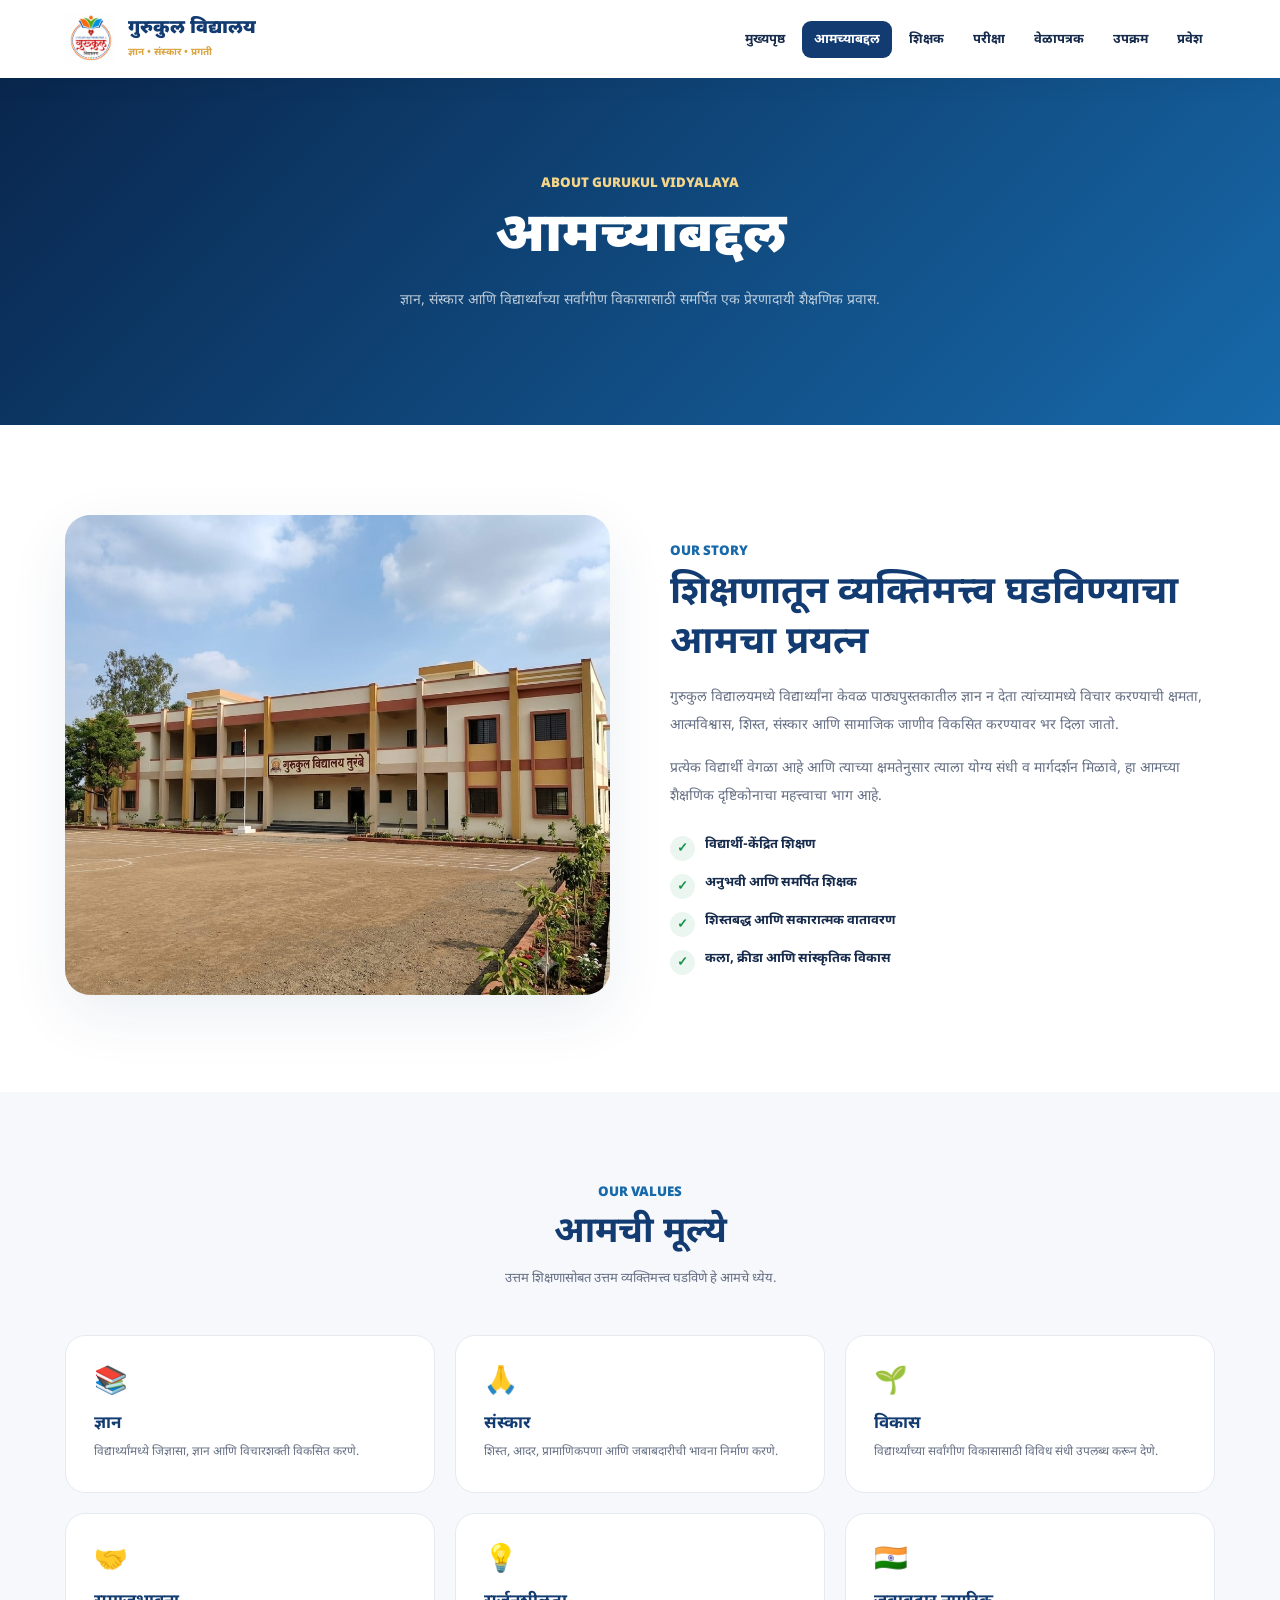
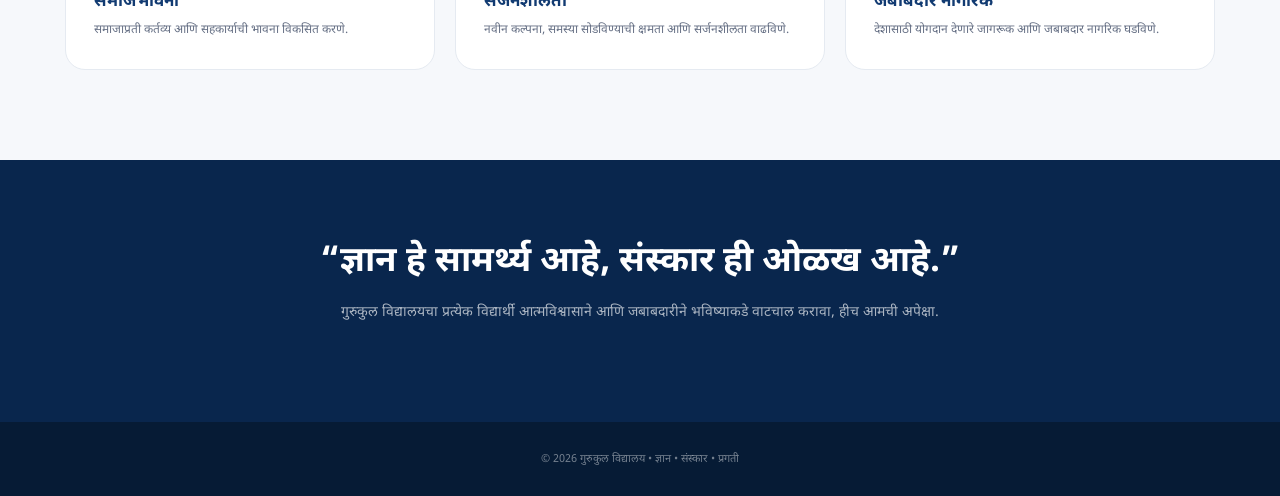
<file: about.html>
<!DOCTYPE html>
<html lang="mr">
<head>
<meta charset="UTF-8">
<meta name="viewport" content="width=device-width, initial-scale=1.0">
<title>आमच्याबद्दल | गुरुकुल विद्यालय</title>
<link href="https://fonts.googleapis.com/css2?family=Noto+Sans+Devanagari:wght@400;500;600;700;800;900&display=swap" rel="stylesheet">

<style>
*{box-sizing:border-box;margin:0;padding:0}
html{scroll-behavior:smooth}
body{font-family:"Noto Sans Devanagari",sans-serif;color:#172b4d;background:#fff}
a{text-decoration:none;color:inherit}
.container{width:min(1150px,92%);margin:auto}
.navbar{height:78px;background:white;display:flex;align-items:center;box-shadow:0 5px 25px #0000000d;position:sticky;top:0;z-index:10}
.nav-inner{width:min(1150px,92%);margin:auto;display:flex;justify-content:space-between;align-items:center}
.brand{display:flex;gap:11px;align-items:center}
.logo{width:52px;height:52px;object-fit:contain}
.brand h1{font-size:19px;color:#123b72;font-weight:900}.brand span{font-size:10px;color:#d9a441;font-weight:700}
.nav{display:flex;gap:5px}.nav a{padding:10px 12px;font-size:13px;font-weight:700}.nav a:hover{color:#1769aa}.nav .active{background:#123b72;color:#fff;border-radius:9px}
.menu{display:none;border:0;background:#edf4fb;padding:10px;border-radius:10px;font-size:21px}
.hero{padding:95px 0;background:linear-gradient(135deg,#09264d,#1769aa);color:white;text-align:center}.hero small{color:#f4d58a;font-weight:900}.hero h2{font-size:55px;margin-top:8px;font-weight:900}.hero p{max-width:650px;margin:15px auto;line-height:1.9;color:#ffffffb8;font-size:14px}
.section{padding:90px 0}.grid{display:grid;grid-template-columns:1fr 1fr;gap:60px;align-items:center}.image{height:480px;width:100%;object-fit:cover;border-radius:25px;box-shadow:0 20px 60px #123b7215}
.content small{color:#1769aa;font-weight:900}.content h2{font-size:38px;color:#123b72;margin-top:8px;line-height:1.3}.content p{font-size:14px;color:#667085;line-height:2;margin-top:15px}
.points{display:grid;gap:13px;margin-top:25px}.point{display:flex;gap:10px;font-size:13px;font-weight:700}.check{width:25px;height:25px;background:#eaf6ef;color:#15934c;border-radius:50%;display:grid;place-items:center;flex:none}
.vision{background:#f6f8fb}.heading{text-align:center;max-width:700px;margin:0 auto 45px}.heading small{color:#1769aa;font-weight:900}.heading h2{font-size:36px;color:#123b72;margin-top:7px}.heading p{font-size:13px;color:#667085;line-height:1.8;margin-top:10px}
.cards{display:grid;grid-template-columns:repeat(3,1fr);gap:20px}.card{background:white;border:1px solid #e5eaf1;border-radius:20px;padding:28px;transition:.3s}.card:hover{transform:translateY(-8px);box-shadow:0 20px 50px #123b7215}.icon{font-size:27px}.card h3{color:#123b72;font-size:17px;margin-top:13px}.card p{color:#667085;font-size:12px;line-height:1.8;margin-top:7px}
.quote{padding:80px 0;background:#09264d;color:white;text-align:center}.quote h2{font-size:35px}.quote p{max-width:700px;margin:15px auto;color:#ffffffa8;line-height:1.9;font-size:14px}
footer{background:#061b35;color:#ffffff70;padding:30px;text-align:center;font-size:11px}
@media(max-width:800px){.nav{display:none;position:absolute;top:78px;left:4%;right:4%;background:white;padding:10px;border-radius:15px;box-shadow:0 20px 50px #0002;flex-direction:column}.nav.open{display:flex}.menu{display:block}.grid{grid-template-columns:1fr}.cards{grid-template-columns:1fr 1fr}}
@media(max-width:550px){.cards{grid-template-columns:1fr}.hero h2{font-size:38px}.section{padding:60px 0}.image{height:350px}.content h2{font-size:30px}}
</style>
</head>

<body>

<header class="navbar">
<div class="nav-inner">
<a href="index.html" class="brand"><img src="images/logo.jpeg" class="logo"><div><h1>गुरुकुल विद्यालय</h1><span>ज्ञान • संस्कार • प्रगती</span></div></a>
<button class="menu" onclick="toggle()">☰</button>
<nav class="nav" id="nav">
<a href="index.html">मुख्यपृष्ठ</a>
<a href="about.html" class="active">आमच्याबद्दल</a>
<a href="teachers.html">शिक्षक</a>
<a href="exams.html">परीक्षा</a>
<a href="timetable.html">वेळापत्रक</a>
<a href="events.html">उपक्रम</a>
<a href="admission.html">प्रवेश</a>
</nav>
</div>
</header>

<section class="hero">
<div class="container">
<small>ABOUT GURUKUL VIDYALAYA</small>
<h2>आमच्याबद्दल</h2>
<p>ज्ञान, संस्कार आणि विद्यार्थ्यांच्या सर्वांगीण विकासासाठी समर्पित एक प्रेरणादायी शैक्षणिक प्रवास.</p>
</div>
</section>

<section class="section">
<div class="container">
<div class="grid">

<div>
<img src="images/t13.jpeg" class="image" alt="गुरुकुल विद्यालय">
</div>

<div class="content">
<small>OUR STORY</small>
<h2>शिक्षणातून व्यक्तिमत्त्व घडविण्याचा आमचा प्रयत्न</h2>
<p>
गुरुकुल विद्यालयमध्ये विद्यार्थ्यांना केवळ पाठ्यपुस्तकातील ज्ञान न देता त्यांच्यामध्ये विचार करण्याची क्षमता, आत्मविश्वास, शिस्त, संस्कार आणि सामाजिक जाणीव विकसित करण्यावर भर दिला जातो.
</p>
<p>
प्रत्येक विद्यार्थी वेगळा आहे आणि त्याच्या क्षमतेनुसार त्याला योग्य संधी व मार्गदर्शन मिळावे, हा आमच्या शैक्षणिक दृष्टिकोनाचा महत्त्वाचा भाग आहे.
</p>

<div class="points">
<div class="point"><span class="check">✓</span> विद्यार्थी-केंद्रित शिक्षण</div>
<div class="point"><span class="check">✓</span> अनुभवी आणि समर्पित शिक्षक</div>
<div class="point"><span class="check">✓</span> शिस्तबद्ध आणि सकारात्मक वातावरण</div>
<div class="point"><span class="check">✓</span> कला, क्रीडा आणि सांस्कृतिक विकास</div>
</div>
</div>

</div>
</div>
</section>

<section class="section vision">
<div class="container">

<div class="heading">
<small>OUR VALUES</small>
<h2>आमची मूल्ये</h2>
<p>उत्तम शिक्षणासोबत उत्तम व्यक्तिमत्त्व घडविणे हे आमचे ध्येय.</p>
</div>

<div class="cards">

<div class="card"><div class="icon">📚</div><h3>ज्ञान</h3><p>विद्यार्थ्यांमध्ये जिज्ञासा, ज्ञान आणि विचारशक्ती विकसित करणे.</p></div>
<div class="card"><div class="icon">🙏</div><h3>संस्कार</h3><p>शिस्त, आदर, प्रामाणिकपणा आणि जबाबदारीची भावना निर्माण करणे.</p></div>
<div class="card"><div class="icon">🌱</div><h3>विकास</h3><p>विद्यार्थ्यांच्या सर्वांगीण विकासासाठी विविध संधी उपलब्ध करून देणे.</p></div>
<div class="card"><div class="icon">🤝</div><h3>समाजभावना</h3><p>समाजाप्रती कर्तव्य आणि सहकार्याची भावना विकसित करणे.</p></div>
<div class="card"><div class="icon">💡</div><h3>सर्जनशीलता</h3><p>नवीन कल्पना, समस्या सोडविण्याची क्षमता आणि सर्जनशीलता वाढविणे.</p></div>
<div class="card"><div class="icon">🇮🇳</div><h3>जबाबदार नागरिक</h3><p>देशासाठी योगदान देणारे जागरूक आणि जबाबदार नागरिक घडविणे.</p></div>

</div>
</div>
</section>

<section class="quote">
<div class="container">
<h2>“ज्ञान हे सामर्थ्य आहे, संस्कार ही ओळख आहे.”</h2>
<p>गुरुकुल विद्यालयचा प्रत्येक विद्यार्थी आत्मविश्वासाने आणि जबाबदारीने भविष्याकडे वाटचाल करावा, हीच आमची अपेक्षा.</p>
</div>
</section>

<footer>© 2026 गुरुकुल विद्यालय • ज्ञान • संस्कार • प्रगती</footer>

<script>
function toggle(){document.getElementById("nav").classList.toggle("open")}
</script>
</body>
</html>
</file>
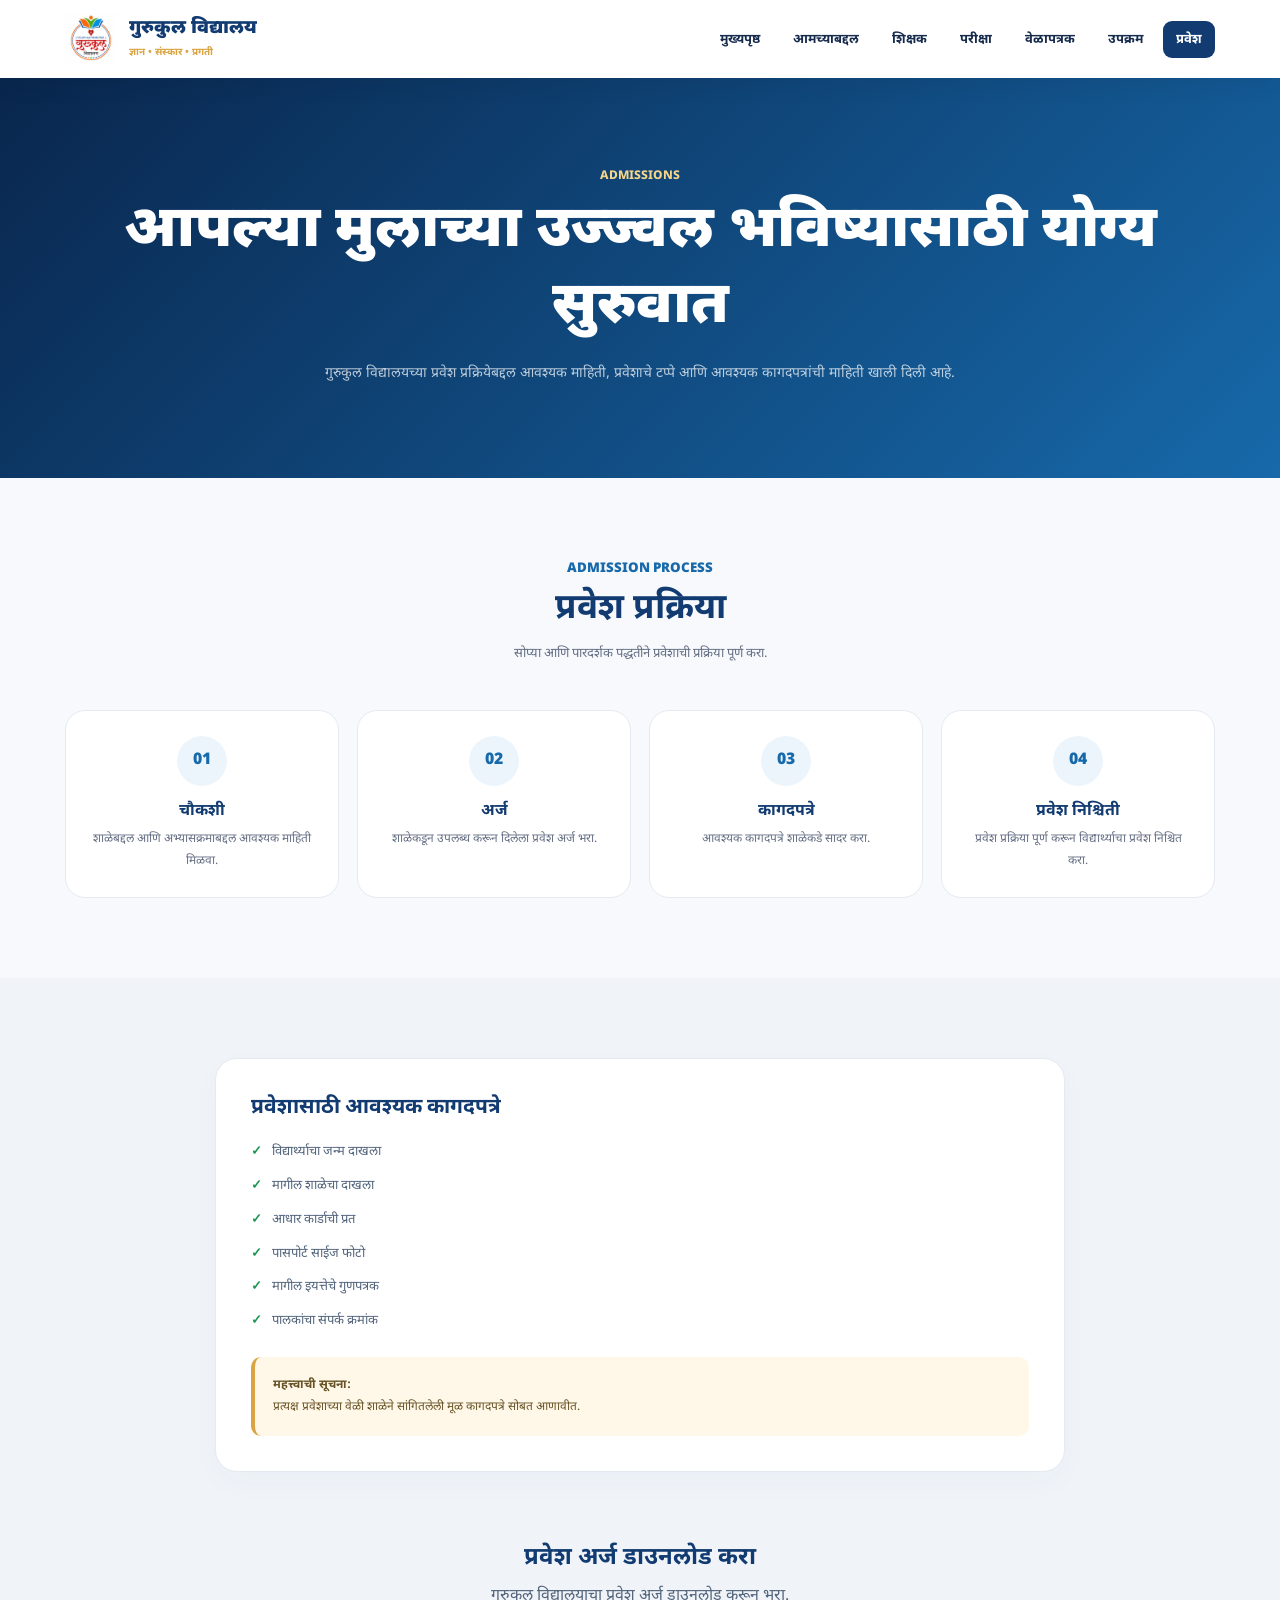
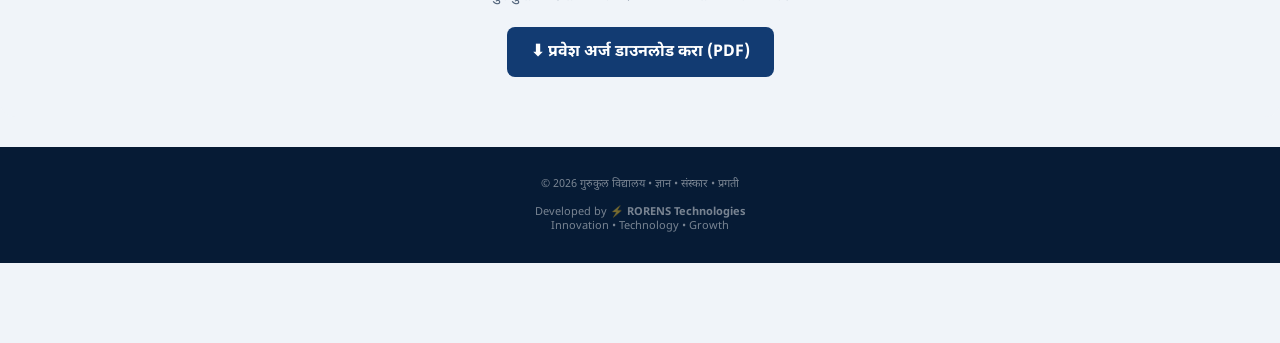
<file: admission.html>
<!DOCTYPE html>
<html lang="mr">

<head>

<meta charset="UTF-8">
<meta name="viewport" content="width=device-width, initial-scale=1.0">

<title>प्रवेश प्रक्रिया | गुरुकुल विद्यालय</title>

<link href="https://fonts.googleapis.com/css2?family=Noto+Sans+Devanagari:wght@400;500;600;700;800;900&display=swap" rel="stylesheet">

<style>

/* =========================================================
   RESET
========================================================= */

*{
    box-sizing:border-box;
    margin:0;
    padding:0;
}

html{
    scroll-behavior:smooth;
}

body{
    font-family:"Noto Sans Devanagari",sans-serif;
    color:#172b4d;
    background:#f7f9fc;
}

a{
    text-decoration:none;
    color:inherit;
}

.container{
    width:min(1150px,92%);
    margin:auto;
}


/* =========================================================
   NAVBAR
========================================================= */

.navbar{
    background:white;
    height:78px;
    display:flex;
    align-items:center;
    box-shadow:0 5px 25px #00000010;
    position:sticky;
    top:0;
    z-index:1000;
}

.nav-inner{
    width:min(1150px,92%);
    margin:auto;
    display:flex;
    align-items:center;
    justify-content:space-between;
}

.brand{
    display:flex;
    align-items:center;
    gap:12px;
}

.logo{
    width:52px;
    height:52px;
    object-fit:contain;
}

.brand h1{
    font-size:19px;
    color:#123b72;
    font-weight:900;
}

.brand span{
    font-size:10px;
    color:#d9a441;
    font-weight:700;
}

.nav-links{
    display:flex;
    gap:7px;
    align-items:center;
}

.nav-links a{
    padding:10px 13px;
    font-size:13px;
    font-weight:700;
}

.nav-links a:hover{
    color:#1769aa;
}

.nav-links .active{
    background:#123b72;
    color:white;
    border-radius:9px;
}

.menu{
    display:none;
    border:0;
    background:#edf4fb;
    padding:10px;
    border-radius:10px;
    font-size:22px;
}


/* =========================================================
   HERO
========================================================= */

.hero{
    padding:90px 0;
    background:linear-gradient(135deg,#09264d,#1769aa);
    color:white;
    text-align:center;
}

.hero .tag{
    color:#f4d58a;
    font-size:12px;
    font-weight:800;
}

.hero h2{
    font-size:clamp(35px,5vw,58px);
    margin-top:10px;
    font-weight:900;
}

.hero p{
    max-width:650px;
    margin:15px auto 0;
    color:#ffffffb8;
    line-height:1.9;
    font-size:14px;
}


/* =========================================================
   SECTION
========================================================= */

.section{
    padding:80px 0;
}

.heading{
    text-align:center;
    max-width:700px;
    margin:0 auto 45px;
}

.heading small{
    color:#1769aa;
    font-weight:900;
}

.heading h2{
    font-size:35px;
    color:#123b72;
    margin-top:8px;
}

.heading p{
    color:#667085;
    font-size:13px;
    line-height:1.8;
    margin-top:10px;
}


/* =========================================================
   STEPS
========================================================= */

.steps{
    display:grid;
    grid-template-columns:repeat(4,1fr);
    gap:18px;
}

.step{
    background:white;
    border:1px solid #e5eaf1;
    padding:25px;
    border-radius:20px;
    text-align:center;
    transition:.3s;
}

.step:hover{
    transform:translateY(-7px);
    box-shadow:0 20px 50px #123b7215;
}

.number{
    width:50px;
    height:50px;
    margin:auto;
    border-radius:50%;
    display:grid;
    place-items:center;
    background:#edf5fc;
    color:#1769aa;
    font-weight:900;
}

.step h3{
    font-size:16px;
    color:#123b72;
    margin-top:15px;
}

.step p{
    font-size:12px;
    color:#667085;
    line-height:1.8;
    margin-top:7px;
}


/* =========================================================
   DOCUMENTS
========================================================= */

.admission-grid{
    display:grid;
    grid-template-columns:1fr;
    max-width:850px;
    margin:auto;
}

.card{
    background:white;
    border:1px solid #e5eaf1;
    border-radius:22px;
    padding:35px;
    box-shadow:0 10px 30px #123b7207;
}

.card h3{
    color:#123b72;
    font-size:21px;
    margin-bottom:20px;
}

.list{
    display:grid;
    gap:13px;
}

.list div{
    font-size:13px;
    color:#53657c;
    display:flex;
    gap:10px;
    line-height:1.6;
}

.check{
    color:#1c9652;
    font-weight:900;
}


/* =========================================================
   NOTICE
========================================================= */

.notice{
    background:#fff8e8;
    border-left:4px solid #d9a441;
    padding:18px;
    margin-top:25px;
    border-radius:10px;
    font-size:12px;
    color:#685326;
    line-height:1.8;
}
.download-section { text-align: center; padding: 40px 20px; background: #f0f4f9; border-radius: 15px; margin: 30px auto; } .download-section h2 { color: #123b72; margin-bottom: 12px; } .download-section p { margin-bottom: 20px; color: #53657c; } .download-btn { display: inline-block; background: #123b72; color: white; padding: 14px 24px; border-radius: 8px; font-weight: bold; } .download-btn:hover { background: #1769aa; }

/* =========================================================
   FOOTER
========================================================= */

footer{
    background:#061b35;
    color:white;
    padding:30px 0;
    text-align:center;
    font-size:11px;
    color:#ffffff75;
}


/* =========================================================
   MOBILE
========================================================= */

@media(max-width:800px){

    .nav-links{
        display:none;
        position:absolute;
        top:78px;
        left:4%;
        right:4%;
        background:white;
        padding:10px;
        border-radius:15px;
        box-shadow:0 20px 50px #0002;
        flex-direction:column;
    }

    .nav-links.open{
        display:flex;
    }

    .menu{
        display:block;
    }

    .steps{
        grid-template-columns:1fr 1fr;
    }

}

@media(max-width:550px){

    .steps{
        grid-template-columns:1fr;
    }

    .hero{
        padding:65px 0;
    }

    .section{
        padding:60px 0;
    }

    .card{
        padding:25px;
    }

    .hero h2{
        font-size:34px;
    }

}

</style>

</head>


<body>


<!-- =========================================================
     NAVBAR
========================================================= -->

<header class="navbar">

<div class="nav-inner">

<a href="index.html" class="brand">

<img src="images/logo.jpeg" class="logo">

<div>
<h1>गुरुकुल विद्यालय</h1>
<span>ज्ञान • संस्कार • प्रगती</span>
</div>

</a>


<button class="menu" onclick="toggleMenu()">☰</button>


<nav class="nav-links" id="nav">

<a href="index.html">मुख्यपृष्ठ</a>

<a href="about.html">आमच्याबद्दल</a>

<a href="teachers.html">शिक्षक</a>

<a href="exams.html">परीक्षा</a>

<a href="timetable.html">वेळापत्रक</a>

<a href="events.html">उपक्रम</a>

<a href="admission.html" class="active">प्रवेश</a>

</nav>

</div>

</header>



<!-- =========================================================
     HERO
========================================================= -->

<section class="hero">

<div class="container">

<div class="tag">ADMISSIONS</div>

<h2>
आपल्या मुलाच्या उज्ज्वल भविष्यासाठी योग्य सुरुवात
</h2>

<p>
गुरुकुल विद्यालयच्या प्रवेश प्रक्रियेबद्दल आवश्यक माहिती,
प्रवेशाचे टप्पे आणि आवश्यक कागदपत्रांची माहिती खाली दिली आहे.
</p>

</div>

</section>



<!-- =========================================================
     ADMISSION PROCESS
========================================================= -->

<section class="section">

<div class="container">

<div class="heading">

<small>ADMISSION PROCESS</small>

<h2>प्रवेश प्रक्रिया</h2>

<p>
सोप्या आणि पारदर्शक पद्धतीने प्रवेशाची प्रक्रिया पूर्ण करा.
</p>

</div>


<div class="steps">


<div class="step">

<div class="number">01</div>

<h3>चौकशी</h3>

<p>
शाळेबद्दल आणि अभ्यासक्रमाबद्दल आवश्यक माहिती मिळवा.
</p>

</div>



<div class="step">

<div class="number">02</div>

<h3>अर्ज</h3>

<p>
शाळेकडून उपलब्ध करून दिलेला प्रवेश अर्ज भरा.
</p>

</div>



<div class="step">

<div class="number">03</div>

<h3>कागदपत्रे</h3>

<p>
आवश्यक कागदपत्रे शाळेकडे सादर करा.
</p>

</div>



<div class="step">

<div class="number">04</div>

<h3>प्रवेश निश्चिती</h3>

<p>
प्रवेश प्रक्रिया पूर्ण करून विद्यार्थ्याचा प्रवेश निश्चित करा.
</p>

</div>


</div>

</div>

</section>



<!-- =========================================================
     REQUIRED DOCUMENTS
========================================================= -->

<section class="section" style="background:#f0f4f9">

<div class="container">

<div class="admission-grid">


<div class="card">

<h3>प्रवेशासाठी आवश्यक कागदपत्रे</h3>


<div class="list">

<div>
<span class="check">✓</span>
विद्यार्थ्याचा जन्म दाखला
</div>

<div>
<span class="check">✓</span>
मागील शाळेचा दाखला
</div>

<div>
<span class="check">✓</span>
आधार कार्डाची प्रत
</div>

<div>
<span class="check">✓</span>
पासपोर्ट साईज फोटो
</div>

<div>
<span class="check">✓</span>
मागील इयत्तेचे गुणपत्रक
</div>

<div>
<span class="check">✓</span>
पालकांचा संपर्क क्रमांक
</div>

</div>


<div class="notice">

<strong>महत्त्वाची सूचना:</strong>
<br>

प्रत्यक्ष प्रवेशाच्या वेळी शाळेने सांगितलेली
मूळ कागदपत्रे सोबत आणावीत.

</div>


</div>


</div>

</div>


<!-- Download Admission Form -->
<section class="download-section">
    <h2>प्रवेश अर्ज डाउनलोड करा</h2>

    <p>गुरुकुल विद्यालयाचा प्रवेश अर्ज डाउनलोड करून भरा.</p>

    <a href="images/form.pdf"
       class="download-btn"
       download="Gurukul-Admission-Form.pdf">
        ⬇ प्रवेश अर्ज डाउनलोड करा (PDF)
    </a>
</section>


<!-- =========================================================
     FOOTER
========================================================= -->

<footer>

© 2026 गुरुकुल विद्यालय • ज्ञान • संस्कार • प्रगती

<br><br>

Developed by ⚡ <strong>RORENS Technologies</strong>
<br>

Innovation • Technology • Growth

</footer>



<!-- =========================================================
     JAVASCRIPT
========================================================= -->

<script>

function toggleMenu(){

    document.getElementById("nav").classList.toggle("open");

}

</script>


</body>

</html>
</file>
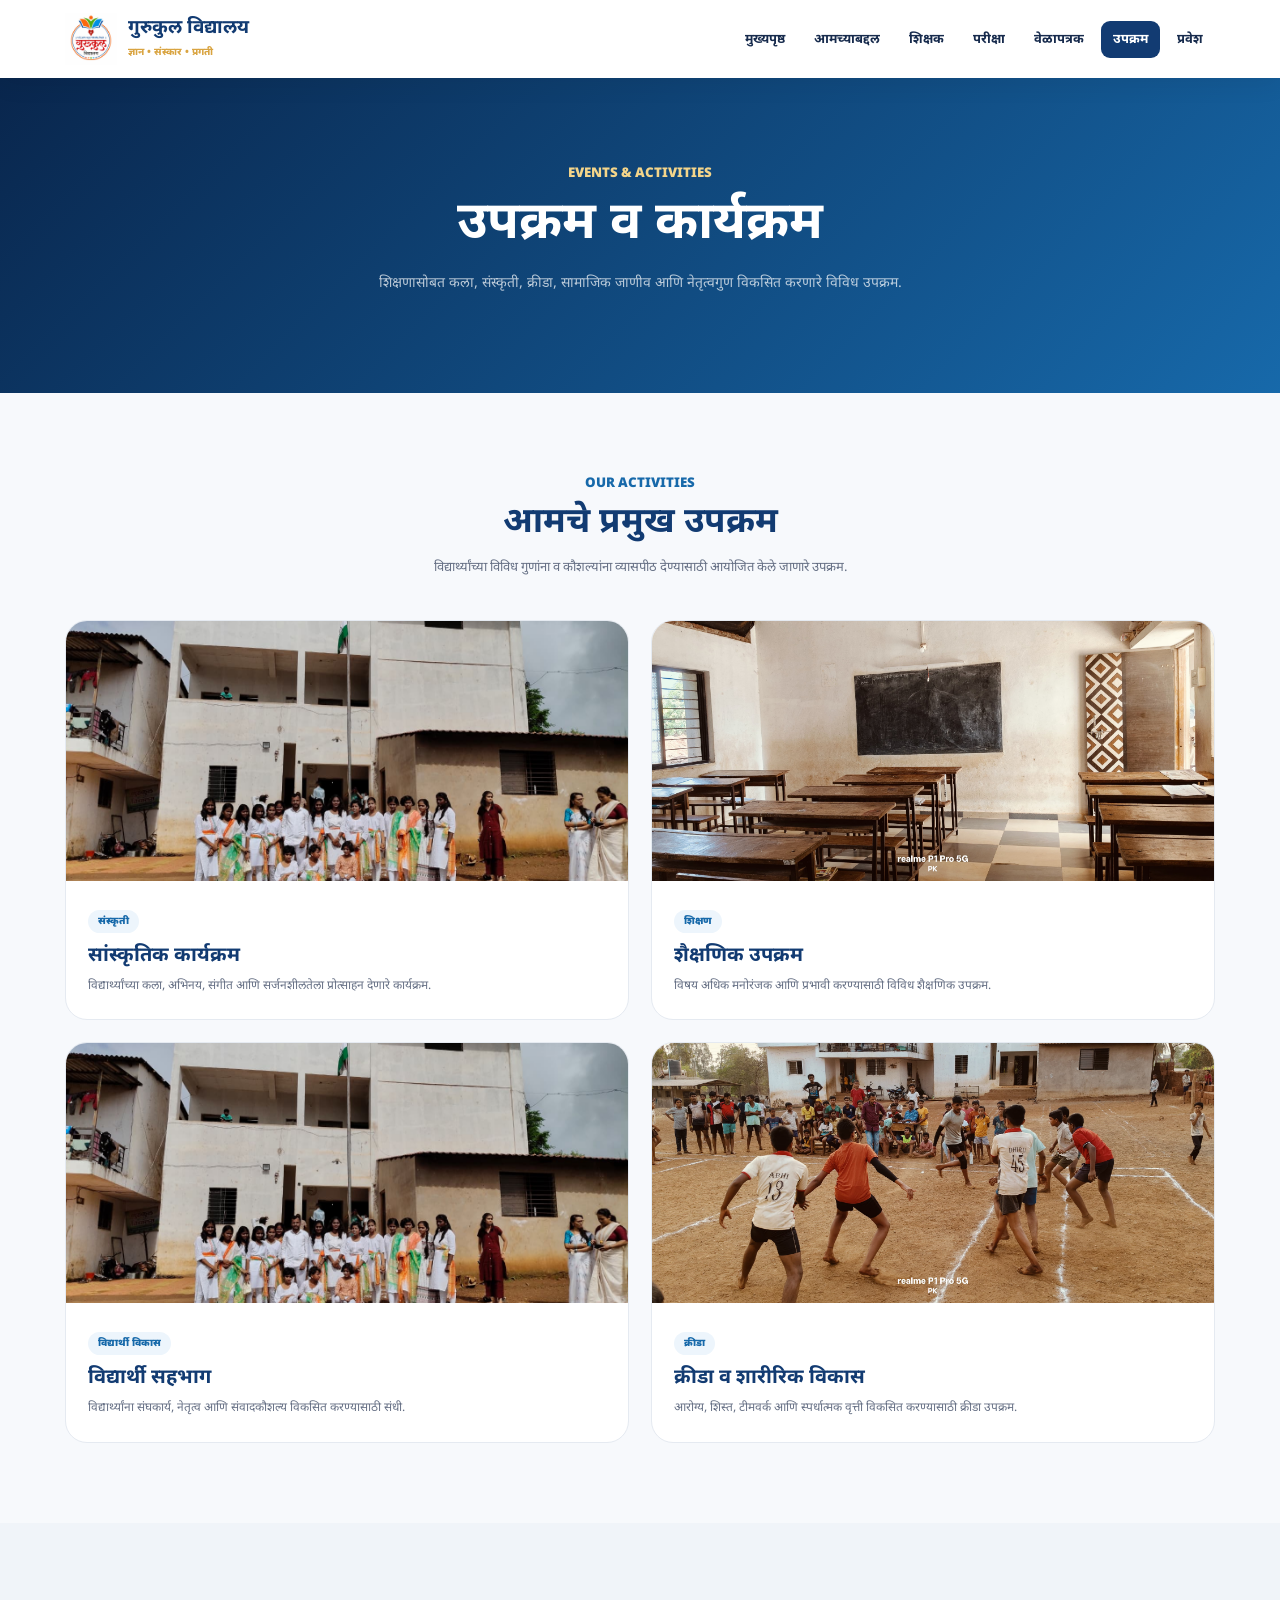
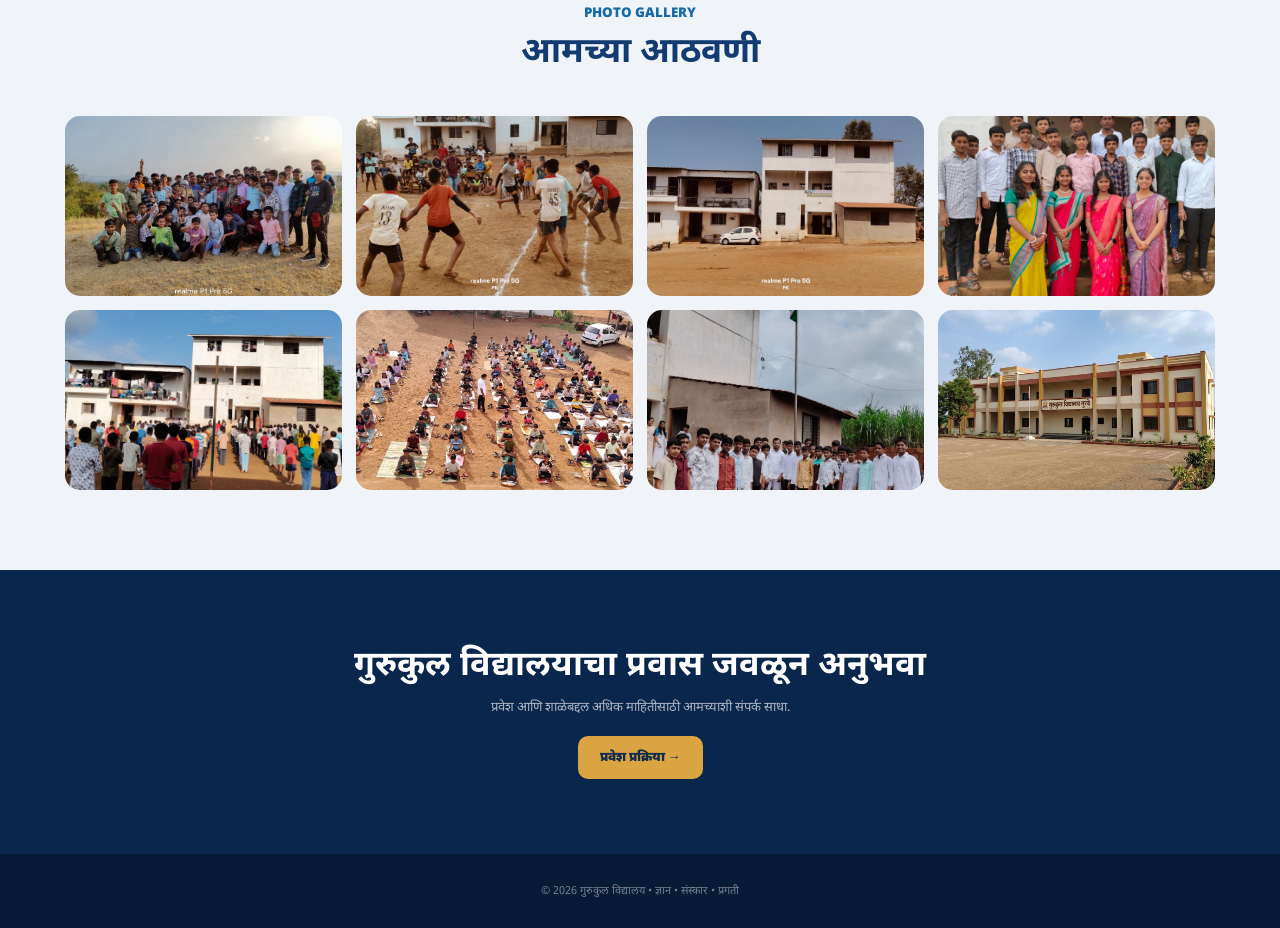
<file: events.html>
<!DOCTYPE html>
<html lang="mr">
<head>
<meta charset="UTF-8">
<meta name="viewport" content="width=device-width,initial-scale=1.0">
<title>उपक्रम व कार्यक्रम | गुरुकुल विद्यालय</title>
<link href="https://fonts.googleapis.com/css2?family=Noto+Sans+Devanagari:wght@400;500;600;700;800;900&display=swap" rel="stylesheet">

<style>
*{box-sizing:border-box;margin:0;padding:0}
body{font-family:"Noto Sans Devanagari",sans-serif;background:#f7f9fc;color:#172b4d}
a{text-decoration:none;color:inherit}.container{width:min(1150px,92%);margin:auto}
.navbar{height:78px;background:#fff;display:flex;align-items:center;position:sticky;top:0;z-index:20;box-shadow:0 5px 25px #0001}.nav-inner{width:min(1150px,92%);margin:auto;display:flex;justify-content:space-between;align-items:center}
.brand{display:flex;align-items:center;gap:11px}.logo{width:52px;height:52px;object-fit:contain}.brand h1{font-size:19px;color:#123b72}.brand span{font-size:10px;color:#d9a441;font-weight:800}
.nav{display:flex;gap:5px}.nav a{font-size:13px;font-weight:700;padding:10px 12px}.nav a:hover{color:#1769aa}.nav .active{background:#123b72;color:#fff;border-radius:9px}.menu{display:none;border:0;background:#edf4fb;padding:10px;border-radius:10px;font-size:21px}
.hero{background:linear-gradient(135deg,#09264d,#1769aa);color:#fff;text-align:center;padding:85px 0}.hero small{color:#f4d58a;font-weight:900}.hero h2{font-size:52px;margin-top:7px}.hero p{font-size:14px;color:#ffffffb5;max-width:650px;margin:12px auto;line-height:1.8}
.section{padding:80px 0}.heading{text-align:center;max-width:700px;margin:0 auto 40px}.heading small{color:#1769aa;font-weight:900}.heading h2{font-size:35px;color:#123b72;margin-top:7px}.heading p{font-size:13px;color:#667085;margin-top:10px;line-height:1.8}
.events{display:grid;grid-template-columns:repeat(2,1fr);gap:22px}
.event{background:white;border:1px solid #e5eaf1;border-radius:22px;overflow:hidden;transition:.35s}.event:hover{transform:translateY(-8px);box-shadow:0 25px 55px #123b7215}.event img{width:100%;height:260px;object-fit:cover}.event-body{padding:22px}.tag{display:inline-block;background:#edf5fc;color:#1769aa;border-radius:20px;padding:5px 10px;font-size:10px;font-weight:900}.event h3{font-size:20px;color:#123b72;margin-top:10px}.event p{font-size:12px;color:#667085;line-height:1.8;margin-top:7px}
.gallery{display:grid;grid-template-columns:repeat(4,1fr);gap:14px}.gallery img{width:100%;height:180px;object-fit:cover;border-radius:15px;transition:.4s}.gallery img:hover{transform:scale(1.04)}
.cta{background:#09264d;color:white;text-align:center;padding:75px 0}.cta h2{font-size:34px}.cta p{font-size:13px;color:#ffffffa8;margin:10px auto 20px}.btn{display:inline-block;background:#d9a441;color:#102c4e;padding:13px 22px;border-radius:10px;font-weight:900;font-size:13px}
footer{background:#061b35;color:#ffffff70;padding:30px;text-align:center;font-size:11px}
@media(max-width:800px){.nav{display:none;position:absolute;top:78px;left:4%;right:4%;background:white;flex-direction:column;padding:10px;border-radius:15px;box-shadow:0 20px 50px #0002}.nav.open{display:flex}.menu{display:block}.events{grid-template-columns:1fr}.gallery{grid-template-columns:1fr 1fr}}
@media(max-width:550px){.gallery{grid-template-columns:1fr}.hero h2{font-size:38px}.event img{height:220px}}
</style>
</head>

<body>

<header class="navbar">
<div class="nav-inner">
<a class="brand" href="index.html"><img src="images/logo.jpeg" class="logo"><div><h1>गुरुकुल विद्यालय</h1><span>ज्ञान • संस्कार • प्रगती</span></div></a>
<button class="menu" onclick="toggle()">☰</button>
<nav class="nav" id="nav">
<a href="index.html">मुख्यपृष्ठ</a><a href="about.html">आमच्याबद्दल</a><a href="teachers.html">शिक्षक</a><a href="exams.html">परीक्षा</a><a href="timetable.html">वेळापत्रक</a><a href="events.html" class="active">उपक्रम</a><a href="admission.html">प्रवेश</a>
</nav>
</div>
</header>

<section class="hero">
<div class="container">
<small>EVENTS & ACTIVITIES</small>
<h2>उपक्रम व कार्यक्रम</h2>
<p>शिक्षणासोबत कला, संस्कृती, क्रीडा, सामाजिक जाणीव आणि नेतृत्वगुण विकसित करणारे विविध उपक्रम.</p>
</div>
</section>

<section class="section">
<div class="container">

<div class="heading">
<small>OUR ACTIVITIES</small>
<h2>आमचे प्रमुख उपक्रम</h2>
<p>विद्यार्थ्यांच्या विविध गुणांना व कौशल्यांना व्यासपीठ देण्यासाठी आयोजित केले जाणारे उपक्रम.</p>
</div>

<div class="events">

<div class="event">
<img src="images/t11.jpeg" alt="सांस्कृतिक कार्यक्रम">
<div class="event-body">
<span class="tag">संस्कृती</span>
<h3>सांस्कृतिक कार्यक्रम</h3>
<p>विद्यार्थ्यांच्या कला, अभिनय, संगीत आणि सर्जनशीलतेला प्रोत्साहन देणारे कार्यक्रम.</p>
</div>
</div>

  
<div class="event">
<img src="images/t6.jpeg" alt="शैक्षणिक उपक्रम">
<div class="event-body">
<span class="tag">शिक्षण</span>
<h3>शैक्षणिक उपक्रम</h3>
<p>विषय अधिक मनोरंजक आणि प्रभावी करण्यासाठी विविध शैक्षणिक उपक्रम.</p>
</div>
</div>

<div class="event">
<img src="images/t11.jpeg" alt="विद्यार्थी उपक्रम">
<div class="event-body">
<span class="tag">विद्यार्थी विकास</span>
<h3>विद्यार्थी सहभाग</h3>
<p>विद्यार्थ्यांना संघकार्य, नेतृत्व आणि संवादकौशल्य विकसित करण्यासाठी संधी.</p>
</div>
</div>

<div class="event">
<img src="images/t4.jpeg" alt="क्रीडा">
<div class="event-body">
<span class="tag">क्रीडा</span>
<h3>क्रीडा व शारीरिक विकास</h3>
<p>आरोग्य, शिस्त, टीमवर्क आणि स्पर्धात्मक वृत्ती विकसित करण्यासाठी क्रीडा उपक्रम.</p>
</div>
</div>

</div>
</div>
</section>

<section class="section" style="background:#f0f4f9">
<div class="container">

<div class="heading">
<small>PHOTO GALLERY</small>
<h2>आमच्या आठवणी</h2>
</div>

<div class="gallery">
<img src="images/t2.jpeg" alt="">
<img src="images/t4.jpeg" alt="">
<img src="images/t5.jpeg" alt="">
<img src="images/t7.jpeg" alt="">
<img src="images/t8.jpeg" alt="">
<img src="images/t12.jpeg" alt="">
<img src="images/t10.jpeg" alt="">
<img src="images/t13.jpeg" alt="">
</div>

</div>
</section>

<section class="cta">
<div class="container">
<h2>गुरुकुल विद्यालयाचा प्रवास जवळून अनुभवा</h2>
<p>प्रवेश आणि शाळेबद्दल अधिक माहितीसाठी आमच्याशी संपर्क साधा.</p>
<a href="admission.html" class="btn">प्रवेश प्रक्रिया →</a>
</div>
</section>

<footer>© 2026 गुरुकुल विद्यालय • ज्ञान • संस्कार • प्रगती</footer>

<script>
function toggle(){document.getElementById("nav").classList.toggle("open")}
</script>

</body>
</html>
</file>
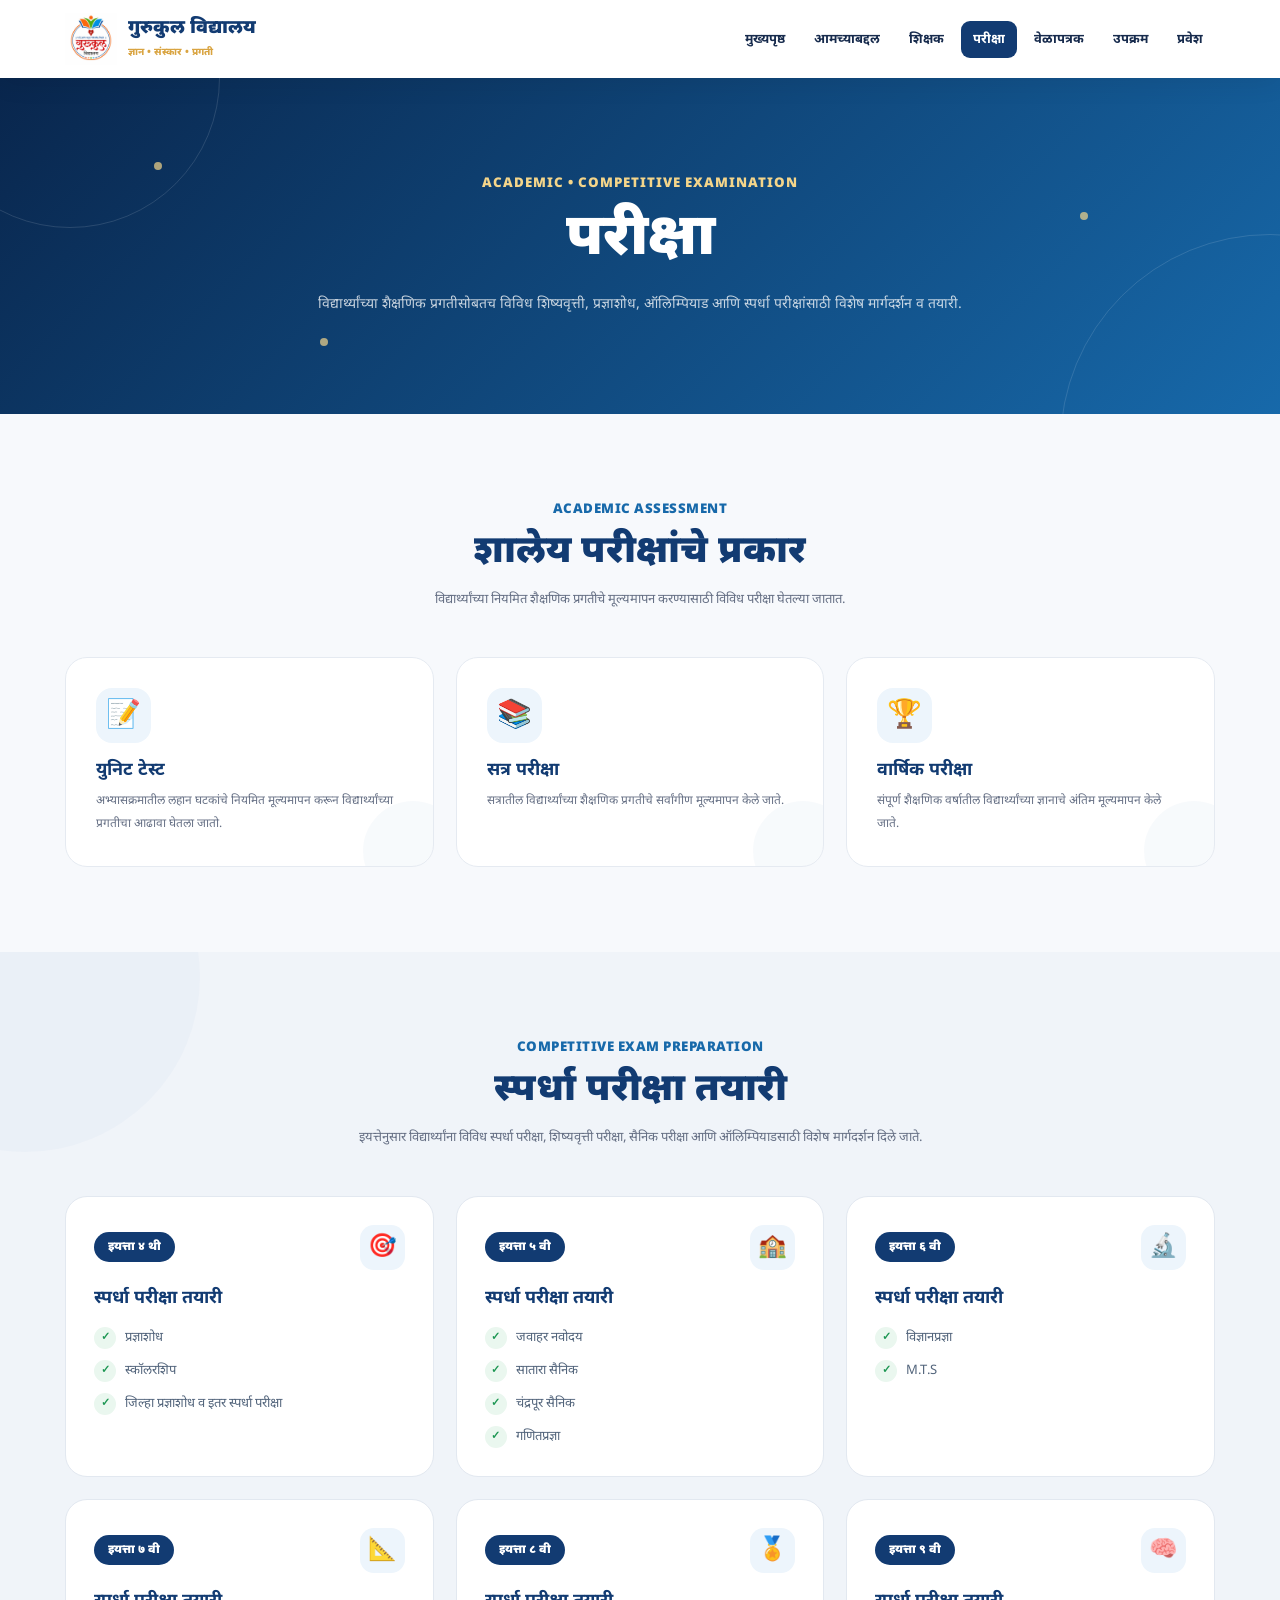
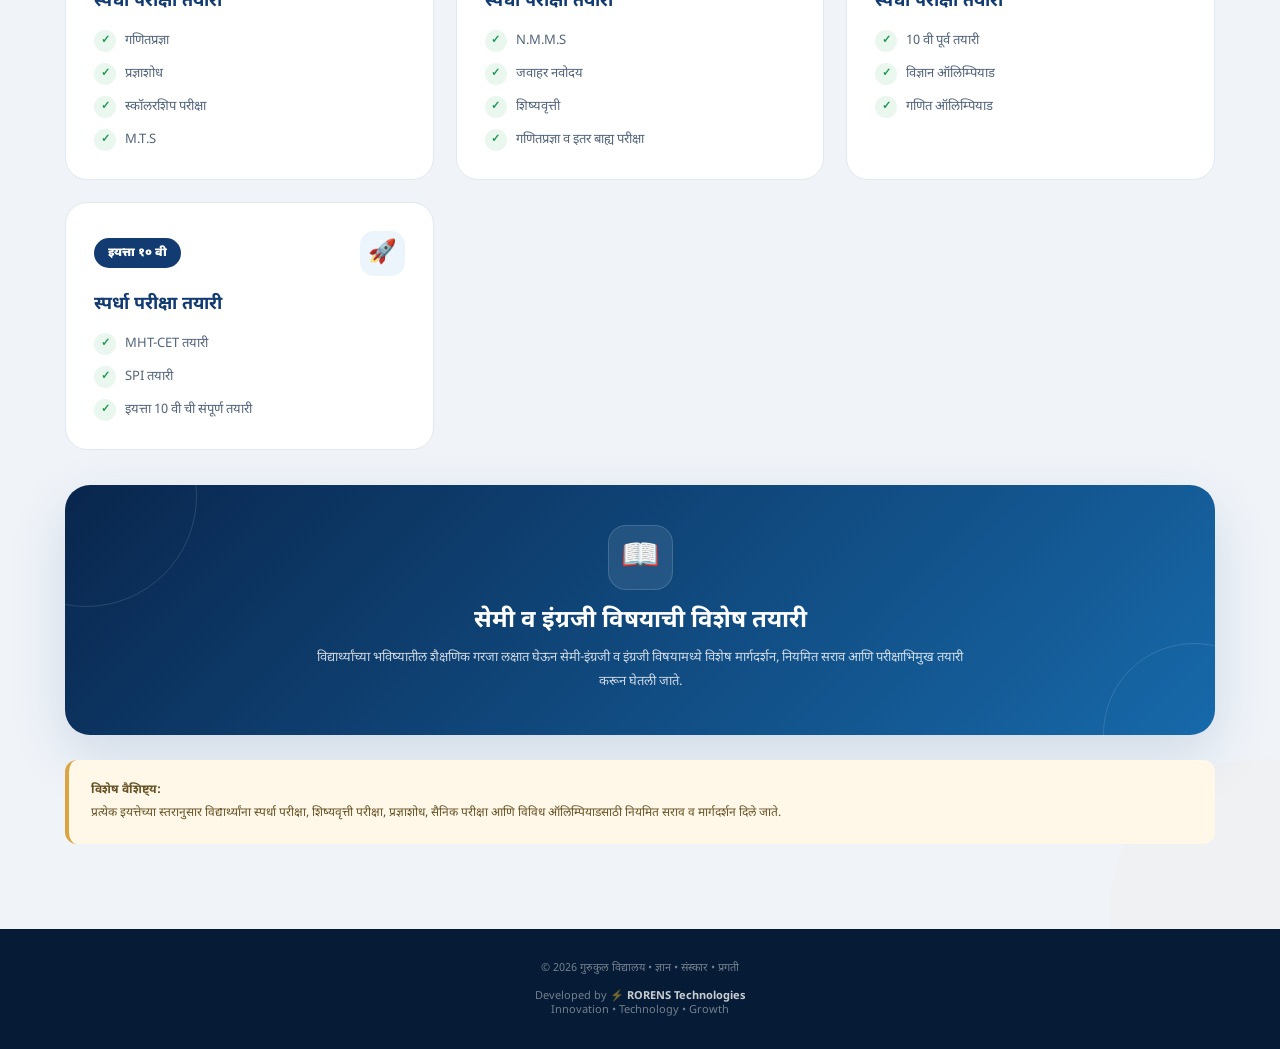
<file: exams.html>
<!DOCTYPE html>
<html lang="mr">

<head>

<meta charset="UTF-8">
<meta name="viewport" content="width=device-width,initial-scale=1.0">

<title>परीक्षा | गुरुकुल विद्यालय</title>

<link href="https://fonts.googleapis.com/css2?family=Noto+Sans+Devanagari:wght@400;500;600;700;800;900&display=swap" rel="stylesheet">

<style>

/* =========================================================
   RESET
========================================================= */

*{
    box-sizing:border-box;
    margin:0;
    padding:0;
}

html{
    scroll-behavior:smooth;
}

body{
    font-family:"Noto Sans Devanagari",sans-serif;
    background:#f7f9fc;
    color:#172b4d;
    overflow-x:hidden;
}

a{
    text-decoration:none;
    color:inherit;
}

.container{
    width:min(1150px,92%);
    margin:auto;
}


/* =========================================================
   NAVBAR
========================================================= */

.navbar{
    height:78px;
    background:#fff;
    display:flex;
    align-items:center;
    position:sticky;
    top:0;
    z-index:1000;
    box-shadow:0 5px 25px #00000012;
}

.nav-inner{
    width:min(1150px,92%);
    margin:auto;
    display:flex;
    align-items:center;
    justify-content:space-between;
}

.brand{
    display:flex;
    align-items:center;
    gap:11px;
}

.logo{
    width:52px;
    height:52px;
    object-fit:contain;
}

.brand h1{
    font-size:19px;
    color:#123b72;
    font-weight:900;
}

.brand span{
    font-size:10px;
    color:#d9a441;
    font-weight:800;
}

.nav{
    display:flex;
    gap:5px;
    align-items:center;
}

.nav a{
    font-size:13px;
    font-weight:700;
    padding:10px 12px;
    transition:.25s;
}

.nav a:hover{
    color:#1769aa;
    transform:translateY(-2px);
}

.nav .active{
    background:#123b72;
    color:white;
    border-radius:9px;
}

.menu{
    display:none;
    border:0;
    background:#edf4fb;
    padding:10px;
    border-radius:10px;
    font-size:21px;
    cursor:pointer;
}


/* =========================================================
   HERO
========================================================= */

.hero{
    position:relative;
    overflow:hidden;
    background:linear-gradient(135deg,#09264d,#1769aa);
    color:#fff;
    text-align:center;
    padding:95px 0;
}

.hero-content{
    position:relative;
    z-index:3;
    animation:heroFade 1s ease forwards;
}

.hero small{
    color:#f4d58a;
    font-weight:900;
    letter-spacing:1px;
}

.hero h2{
    font-size:clamp(40px,6vw,58px);
    margin-top:8px;
    font-weight:900;
}

.hero p{
    font-size:14px;
    color:#ffffffc4;
    max-width:700px;
    margin:14px auto 0;
    line-height:1.9;
}


/* =========================================================
   HERO GRAPHICS
========================================================= */

.hero-circle{
    position:absolute;
    border:1px solid #ffffff20;
    border-radius:50%;
    animation:rotateCircle 20s linear infinite;
}

.circle-one{
    width:300px;
    height:300px;
    top:-150px;
    left:-80px;
}

.circle-two{
    width:420px;
    height:420px;
    right:-200px;
    bottom:-240px;
}

.hero-dot{
    position:absolute;
    width:8px;
    height:8px;
    border-radius:50%;
    background:#f4d58a;
    opacity:.7;
    animation:floatDot 4s ease-in-out infinite;
}

.dot-one{
    top:25%;
    left:12%;
}

.dot-two{
    top:40%;
    right:15%;
    animation-delay:1s;
}

.dot-three{
    bottom:20%;
    left:25%;
    animation-delay:2s;
}


/* =========================================================
   SECTION
========================================================= */

.section{
    padding:85px 0;
}

.heading{
    text-align:center;
    max-width:750px;
    margin:0 auto 45px;
}

.heading small{
    color:#1769aa;
    font-weight:900;
    letter-spacing:.5px;
}

.heading h2{
    font-size:clamp(28px,4vw,38px);
    color:#123b72;
    margin-top:8px;
    font-weight:900;
}

.heading p{
    color:#667085;
    font-size:13px;
    margin-top:10px;
    line-height:1.9;
}


/* =========================================================
   REGULAR EXAMS
========================================================= */

.exam-grid{
    display:grid;
    grid-template-columns:repeat(3,1fr);
    gap:22px;
}

.exam{
    position:relative;
    overflow:hidden;
    background:white;
    border:1px solid #e5eaf1;
    border-radius:22px;
    padding:30px;
    transition:.35s ease;
    opacity:0;
    transform:translateY(30px);
    animation:cardReveal .8s ease forwards;
}

.exam:nth-child(2){
    animation-delay:.15s;
}

.exam:nth-child(3){
    animation-delay:.3s;
}

.exam:hover{
    transform:translateY(-9px);
    box-shadow:0 25px 60px #123b7218;
    border-color:#cbdbea;
}

.exam::after{
    content:"";
    position:absolute;
    width:100px;
    height:100px;
    border-radius:50%;
    background:#1769aa08;
    right:-30px;
    bottom:-35px;
    transition:.4s;
}

.exam:hover::after{
    transform:scale(1.5);
}

.exam-icon{
    width:55px;
    height:55px;
    border-radius:16px;
    background:#edf5fc;
    display:grid;
    place-items:center;
    font-size:28px;
    transition:.35s;
}

.exam:hover .exam-icon{
    transform:rotate(-8deg) scale(1.08);
}

.exam h3{
    position:relative;
    z-index:2;
    color:#123b72;
    font-size:18px;
    margin-top:16px;
}

.exam p{
    position:relative;
    z-index:2;
    color:#667085;
    font-size:12px;
    line-height:1.9;
    margin-top:8px;
}


/* =========================================================
   COMPETITION SECTION
========================================================= */

.competition-section{
    position:relative;
    overflow:hidden;
    background:#f0f4f9;
}

.competition-section::before{
    content:"";
    position:absolute;
    width:350px;
    height:350px;
    border-radius:50%;
    background:#1769aa06;
    top:-150px;
    left:-150px;
}

.competition-section::after{
    content:"";
    position:absolute;
    width:300px;
    height:300px;
    border-radius:50%;
    background:#d9a44108;
    right:-130px;
    bottom:-130px;
}


/* =========================================================
   COMPETITION GRID
========================================================= */

.competition-grid{
    position:relative;
    z-index:2;
    display:grid;
    grid-template-columns:repeat(3,1fr);
    gap:22px;
}

.class-card{
    position:relative;
    background:#fff;
    border:1px solid #e2e8f0;
    border-radius:22px;
    padding:28px;
    overflow:hidden;
    transition:.4s ease;
    opacity:0;
    transform:translateY(35px);
}

.class-card.show{
    opacity:1;
    transform:translateY(0);
}

.class-card:hover{
    transform:translateY(-9px);
    box-shadow:0 25px 60px #123b7218;
}

.class-card::before{
    content:"";
    position:absolute;
    width:5px;
    height:0;
    background:#1769aa;
    left:0;
    top:0;
    border-radius:20px;
    transition:.4s;
}

.class-card:hover::before{
    height:100%;
}

.class-top{
    display:flex;
    align-items:center;
    justify-content:space-between;
    gap:10px;
}

.class-number{
    display:inline-flex;
    align-items:center;
    justify-content:center;
    background:#123b72;
    color:white;
    padding:7px 14px;
    border-radius:30px;
    font-size:12px;
    font-weight:900;
}

.class-icon{
    width:45px;
    height:45px;
    display:grid;
    place-items:center;
    background:#edf5fc;
    border-radius:14px;
    font-size:23px;
    transition:.35s;
}

.class-card:hover .class-icon{
    transform:rotate(8deg) scale(1.1);
}

.class-card h3{
    color:#123b72;
    font-size:18px;
    margin:17px 0;
}

.exam-list{
    display:flex;
    flex-direction:column;
    gap:11px;
}

.exam-item{
    display:flex;
    align-items:flex-start;
    gap:9px;
    color:#53657c;
    font-size:13px;
    line-height:1.65;
}

.exam-item::before{
    content:"✓";
    min-width:22px;
    height:22px;
    border-radius:50%;
    background:#eaf7ef;
    color:#1c9652;
    display:grid;
    place-items:center;
    font-weight:900;
    font-size:11px;
}


/* =========================================================
   SPECIAL PREPARATION
========================================================= */

.special-box{
    position:relative;
    z-index:3;
    margin-top:35px;
    background:linear-gradient(135deg,#09264d,#1769aa);
    color:white;
    border-radius:25px;
    padding:40px;
    text-align:center;
    overflow:hidden;
    box-shadow:0 20px 55px #123b7225;
}

.special-box::before{
    content:"";
    position:absolute;
    width:220px;
    height:220px;
    border:1px solid #ffffff20;
    border-radius:50%;
    left:-90px;
    top:-100px;
}

.special-box::after{
    content:"";
    position:absolute;
    width:180px;
    height:180px;
    border:1px solid #ffffff20;
    border-radius:50%;
    right:-70px;
    bottom:-90px;
}

.special-content{
    position:relative;
    z-index:2;
}

.special-icon{
    width:65px;
    height:65px;
    margin:auto;
    display:grid;
    place-items:center;
    background:#ffffff16;
    border:1px solid #ffffff25;
    border-radius:18px;
    font-size:31px;
    animation:pulseIcon 2.5s ease-in-out infinite;
}

.special-box h3{
    margin-top:15px;
    font-size:24px;
}

.special-box p{
    max-width:650px;
    margin:9px auto 0;
    color:#ffffffc9;
    font-size:13px;
    line-height:1.9;
}


/* =========================================================
   NOTICE
========================================================= */

.notice{
    position:relative;
    z-index:3;
    margin-top:25px;
    padding:19px 22px;
    background:#fff8e8;
    border-left:4px solid #d9a441;
    border-radius:12px;
    font-size:12px;
    line-height:1.9;
    color:#675225;
}


/* =========================================================
   FOOTER
========================================================= */

footer{
    background:#061b35;
    color:#ffffff70;
    padding:32px 20px;
    text-align:center;
    font-size:11px;
}

footer strong{
    color:#ffffffc7;
}


/* =========================================================
   ANIMATIONS
========================================================= */

@keyframes heroFade{

    from{
        opacity:0;
        transform:translateY(25px);
    }

    to{
        opacity:1;
        transform:translateY(0);
    }

}

@keyframes cardReveal{

    from{
        opacity:0;
        transform:translateY(30px);
    }

    to{
        opacity:1;
        transform:translateY(0);
    }

}

@keyframes rotateCircle{

    from{
        transform:rotate(0deg);
    }

    to{
        transform:rotate(360deg);
    }

}

@keyframes floatDot{

    0%,100%{
        transform:translateY(0);
    }

    50%{
        transform:translateY(-18px);
    }

}

@keyframes pulseIcon{

    0%,100%{
        transform:scale(1);
    }

    50%{
        transform:scale(1.08);
    }

}


/* =========================================================
   TABLET
========================================================= */

@media(max-width:950px){

    .competition-grid{
        grid-template-columns:repeat(2,1fr);
    }

}


/* =========================================================
   MOBILE NAV
========================================================= */

@media(max-width:800px){

    .nav{
        display:none;
        position:absolute;
        top:78px;
        left:4%;
        right:4%;
        background:white;
        flex-direction:column;
        padding:10px;
        border-radius:15px;
        box-shadow:0 20px 50px #0002;
    }

    .nav.open{
        display:flex;
    }

    .menu{
        display:block;
    }

    .exam-grid{
        grid-template-columns:1fr 1fr;
    }

}


/* =========================================================
   MOBILE
========================================================= */

@media(max-width:600px){

    .competition-grid,
    .exam-grid{
        grid-template-columns:1fr;
    }

    .hero{
        padding:70px 0;
    }

    .hero h2{
        font-size:38px;
    }

    .section{
        padding:65px 0;
    }

    .class-card{
        padding:23px;
    }

    .special-box{
        padding:32px 20px;
    }

    .special-box h3{
        font-size:20px;
    }

}


/* =========================================================
   SMALL MOBILE
========================================================= */

@media(max-width:380px){

    .brand h1{
        font-size:16px;
    }

    .brand span{
        font-size:9px;
    }

    .logo{
        width:45px;
        height:45px;
    }

    .hero h2{
        font-size:32px;
    }

}

</style>

</head>


<body>


<!-- =========================================================
     NAVBAR
========================================================= -->

<header class="navbar">

<div class="nav-inner">

<a class="brand" href="index.html">

<img src="images/logo.jpeg" class="logo">

<div>

<h1>गुरुकुल विद्यालय</h1>

<span>ज्ञान • संस्कार • प्रगती</span>

</div>

</a>


<button class="menu" onclick="toggle()">☰</button>


<nav class="nav" id="nav">

<a href="index.html">मुख्यपृष्ठ</a>

<a href="about.html">आमच्याबद्दल</a>

<a href="teachers.html">शिक्षक</a>

<a href="exams.html" class="active">परीक्षा</a>

<a href="timetable.html">वेळापत्रक</a>

<a href="events.html">उपक्रम</a>

<a href="admission.html">प्रवेश</a>

</nav>

</div>

</header>



<!-- =========================================================
     HERO
========================================================= -->

<section class="hero">

<div class="hero-circle circle-one"></div>
<div class="hero-circle circle-two"></div>

<div class="hero-dot dot-one"></div>
<div class="hero-dot dot-two"></div>
<div class="hero-dot dot-three"></div>


<div class="container hero-content">

<small>ACADEMIC • COMPETITIVE EXAMINATION</small>

<h2>परीक्षा</h2>

<p>
विद्यार्थ्यांच्या शैक्षणिक प्रगतीसोबतच विविध
शिष्यवृत्ती, प्रज्ञाशोध, ऑलिम्पियाड आणि स्पर्धा परीक्षांसाठी
विशेष मार्गदर्शन व तयारी.
</p>

</div>

</section>



<!-- =========================================================
     REGULAR EXAMS
========================================================= -->

<section class="section">

<div class="container">

<div class="heading">

<small>ACADEMIC ASSESSMENT</small>

<h2>शालेय परीक्षांचे प्रकार</h2>

<p>
विद्यार्थ्यांच्या नियमित शैक्षणिक प्रगतीचे मूल्यमापन करण्यासाठी
विविध परीक्षा घेतल्या जातात.
</p>

</div>


<div class="exam-grid">


<div class="exam">

<div class="exam-icon">📝</div>

<h3>युनिट टेस्ट</h3>

<p>
अभ्यासक्रमातील लहान घटकांचे नियमित मूल्यमापन करून
विद्यार्थ्यांच्या प्रगतीचा आढावा घेतला जातो.
</p>

</div>


<div class="exam">

<div class="exam-icon">📚</div>

<h3>सत्र परीक्षा</h3>

<p>
सत्रातील विद्यार्थ्यांच्या शैक्षणिक प्रगतीचे
सर्वांगीण मूल्यमापन केले जाते.
</p>

</div>


<div class="exam">

<div class="exam-icon">🏆</div>

<h3>वार्षिक परीक्षा</h3>

<p>
संपूर्ण शैक्षणिक वर्षातील विद्यार्थ्यांच्या
ज्ञानाचे अंतिम मूल्यमापन केले जाते.
</p>

</div>


</div>

</div>

</section>



<!-- =========================================================
     COMPETITIVE EXAM PREPARATION
========================================================= -->

<section class="section competition-section">

<div class="container">


<div class="heading">

<small>COMPETITIVE EXAM PREPARATION</small>

<h2>स्पर्धा परीक्षा तयारी</h2>

<p>
इयत्तेनुसार विद्यार्थ्यांना विविध स्पर्धा परीक्षा,
शिष्यवृत्ती परीक्षा, सैनिक परीक्षा आणि ऑलिम्पियाडसाठी
विशेष मार्गदर्शन दिले जाते.
</p>

</div>



<div class="competition-grid">


<!-- =====================================================
     4TH
===================================================== -->

<div class="class-card reveal">

<div class="class-top">

<span class="class-number">इयत्ता ४ थी</span>

<div class="class-icon">🎯</div>

</div>

<h3>स्पर्धा परीक्षा तयारी</h3>

<div class="exam-list">

<div class="exam-item">
प्रज्ञाशोध
</div>

<div class="exam-item">
स्कॉलरशिप
</div>

<div class="exam-item">
जिल्हा प्रज्ञाशोध व इतर स्पर्धा परीक्षा
</div>

</div>

</div>



<!-- =====================================================
     5TH
===================================================== -->

<div class="class-card reveal">

<div class="class-top">

<span class="class-number">इयत्ता ५ वी</span>

<div class="class-icon">🏫</div>

</div>

<h3>स्पर्धा परीक्षा तयारी</h3>

<div class="exam-list">

<div class="exam-item">
जवाहर नवोदय
</div>

<div class="exam-item">
सातारा सैनिक
</div>

<div class="exam-item">
चंद्रपूर सैनिक
</div>

<div class="exam-item">
गणितप्रज्ञा
</div>

</div>

</div>



<!-- =====================================================
     6TH
===================================================== -->

<div class="class-card reveal">

<div class="class-top">

<span class="class-number">इयत्ता ६ वी</span>

<div class="class-icon">🔬</div>

</div>

<h3>स्पर्धा परीक्षा तयारी</h3>

<div class="exam-list">

<div class="exam-item">
विज्ञानप्रज्ञा
</div>



<div class="exam-item">
M.T.S
</div>

</div>

</div>



<!-- =====================================================
     7TH
===================================================== -->

<div class="class-card reveal">

<div class="class-top">

<span class="class-number">इयत्ता ७ वी</span>

<div class="class-icon">📐</div>

</div>

<h3>स्पर्धा परीक्षा तयारी</h3>

<div class="exam-list">

<div class="exam-item">
गणितप्रज्ञा
</div>

<div class="exam-item">
प्रज्ञाशोध
</div>

<div class="exam-item">
स्कॉलरशिप परीक्षा
</div>

<div class="exam-item">
M.T.S
</div>

</div>

</div>



<!-- =====================================================
     8TH
===================================================== -->

<div class="class-card reveal">

<div class="class-top">

<span class="class-number">इयत्ता ८ वी</span>

<div class="class-icon">🏅</div>

</div>

<h3>स्पर्धा परीक्षा तयारी</h3>

<div class="exam-list">

<div class="exam-item">
N.M.M.S
</div>


<div class="exam-item">
जवाहर नवोदय
</div>
   
<div class="exam-item">
शिष्यवृत्ती
</div>

<div class="exam-item">
गणितप्रज्ञा व इतर बाह्य परीक्षा
</div>

</div>

</div>



<!-- =====================================================
     9TH
===================================================== -->

<div class="class-card reveal">

<div class="class-top">

<span class="class-number">इयत्ता ९ वी</span>

<div class="class-icon">🧠</div>

</div>

<h3>स्पर्धा परीक्षा तयारी</h3>

<div class="exam-list">

<div class="exam-item">
   10 वी पूर्व तयारी
</div>

<div class="exam-item">
विज्ञान ऑलिम्पियाड
</div>

<div class="exam-item">
गणित ऑलिम्पियाड
</div>

</div>

</div>



<!-- =====================================================
     10TH
===================================================== -->

<div class="class-card reveal">

<div class="class-top">

<span class="class-number">इयत्ता १० वी</span>

<div class="class-icon">🚀</div>

</div>

<h3>स्पर्धा परीक्षा तयारी</h3>

<div class="exam-list">

<div class="exam-item">
MHT-CET तयारी
</div>

<div class="exam-item">
SPI तयारी
</div>

<div class="exam-item">
इयत्ता 10 वी ची संपूर्ण तयारी
</div>

</div>

</div>


</div>



<!-- =========================================================
     SPECIAL PREPARATION
========================================================= -->

<div class="special-box">

<div class="special-content">

<div class="special-icon">
📖
</div>

<h3>
सेमी व इंग्रजी विषयाची विशेष तयारी
</h3>

<p>
विद्यार्थ्यांच्या भविष्यातील शैक्षणिक गरजा लक्षात घेऊन
सेमी-इंग्रजी व इंग्रजी विषयामध्ये विशेष मार्गदर्शन,
नियमित सराव आणि परीक्षाभिमुख तयारी करून घेतली जाते.
</p>

</div>

</div>



<!-- =========================================================
     NOTICE
========================================================= -->

<div class="notice">

<strong>विशेष वैशिष्ट्य:</strong><br>

प्रत्येक इयत्तेच्या स्तरानुसार विद्यार्थ्यांना
स्पर्धा परीक्षा, शिष्यवृत्ती परीक्षा, प्रज्ञाशोध,
सैनिक परीक्षा आणि विविध ऑलिम्पियाडसाठी
नियमित सराव व मार्गदर्शन दिले जाते.

</div>


</div>

</section>



<!-- =========================================================
     FOOTER
========================================================= -->

<footer>

© 2026 गुरुकुल विद्यालय • ज्ञान • संस्कार • प्रगती

<br><br>

Developed by ⚡ <strong>RORENS Technologies</strong>

<br>

Innovation • Technology • Growth

</footer>



<!-- =========================================================
     JAVASCRIPT
========================================================= -->

<script>


/* MOBILE MENU */

function toggle(){

    document.getElementById("nav").classList.toggle("open");

}


/* =========================================================
   SCROLL REVEAL ANIMATION
========================================================= */

const cards = document.querySelectorAll(".reveal");


const observer = new IntersectionObserver(

(entries)=>{

entries.forEach((entry,index)=>{

if(entry.isIntersecting){

setTimeout(()=>{

entry.target.classList.add("show");

},index * 100);

observer.unobserve(entry.target);

}

});

},

{
threshold:0.12
}

);


cards.forEach(card=>{

observer.observe(card);

});


</script>


</body>

</html>
</file>
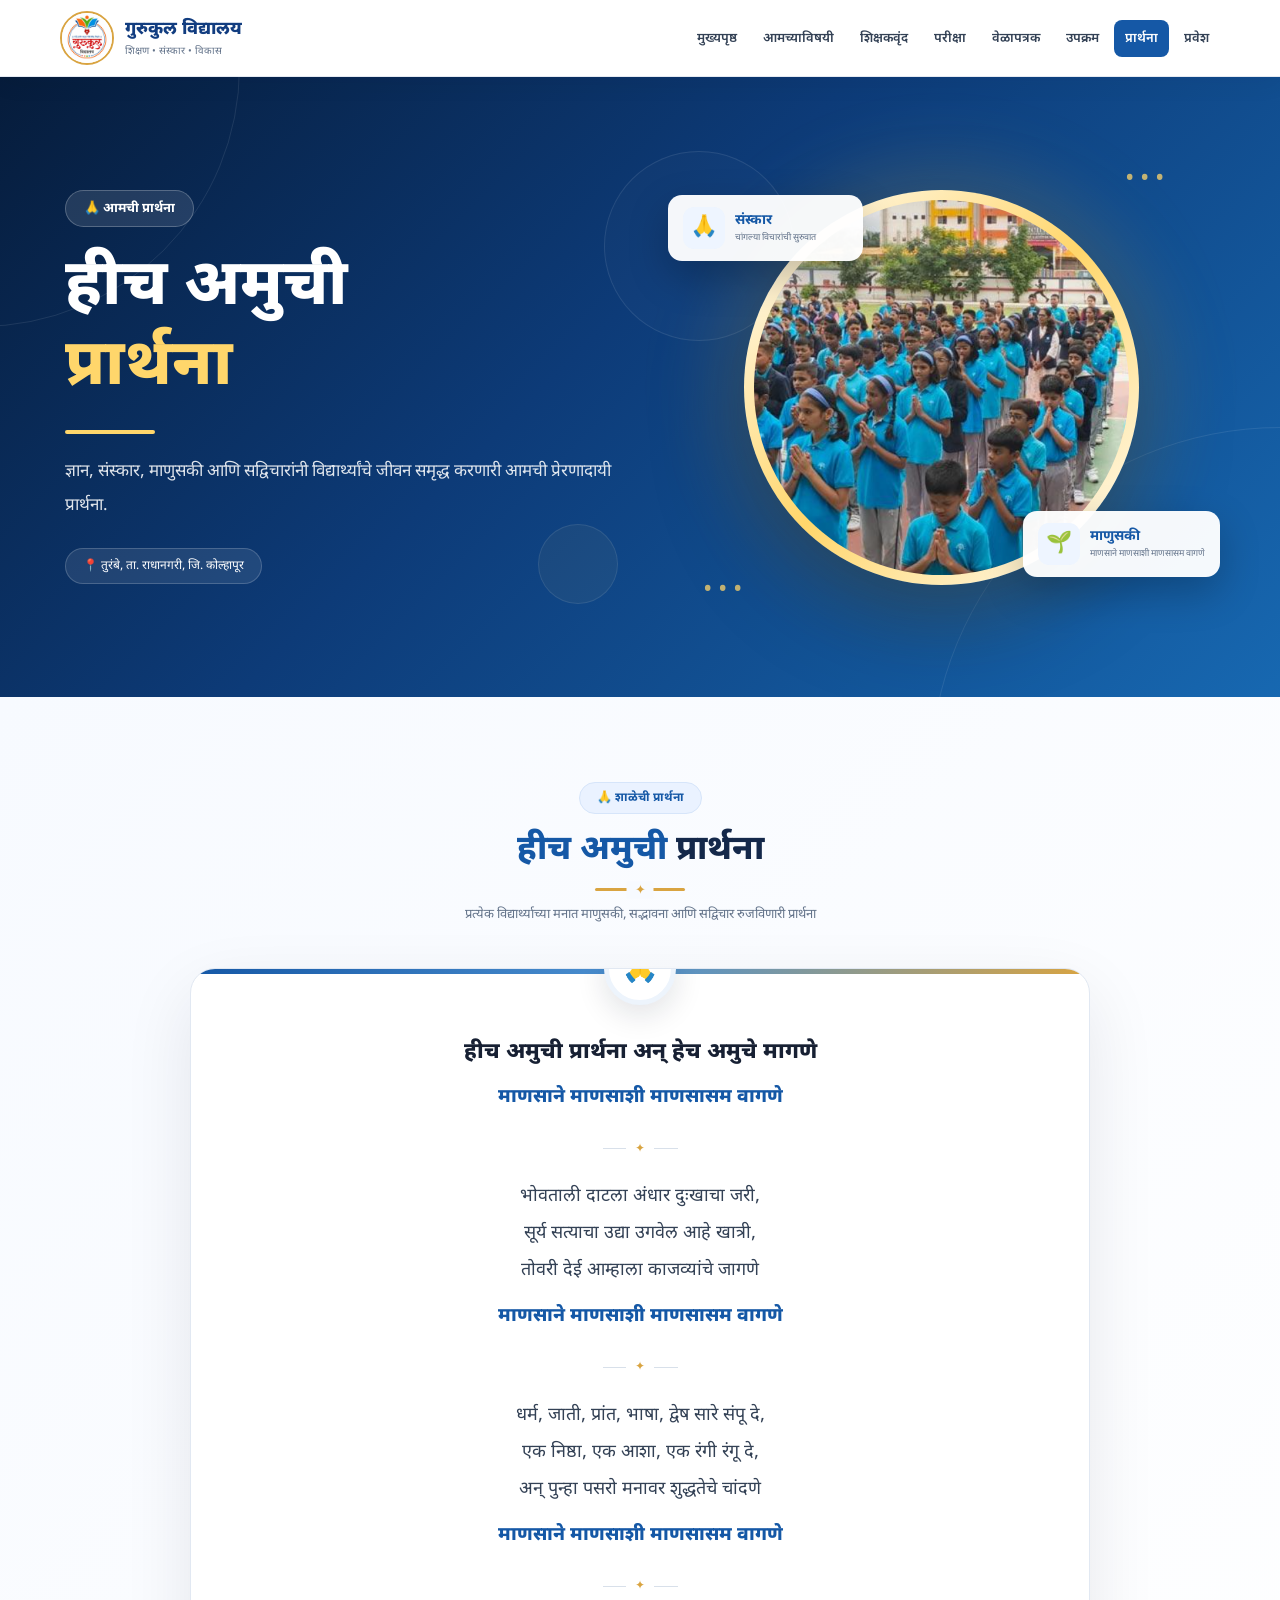
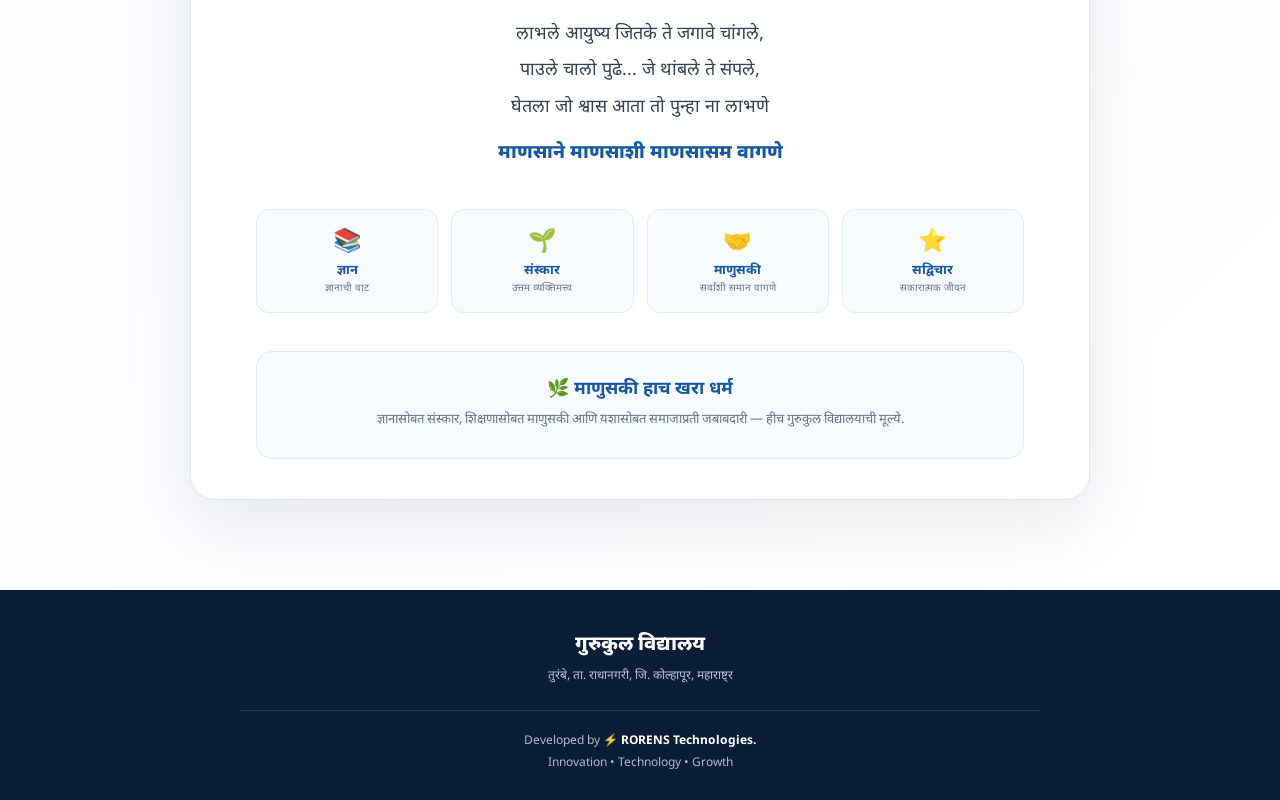
<file: prarthana.html>
<!DOCTYPE html>
<html lang="mr">

<head>

    <meta charset="UTF-8">

    <meta name="viewport" content="width=device-width, initial-scale=1.0">

    <meta name="description"
        content="हीच अमुची प्रार्थना | गुरुकुल विद्यालय, तुरंबे, ता. राधानगरी, जि. कोल्हापूर">

    <title>हीच अमुची प्रार्थना | गुरुकुल विद्यालय</title>


    <!-- =====================================================
         GOOGLE FONT
    ====================================================== -->

    <link rel="preconnect" href="https://fonts.googleapis.com">

    <link rel="preconnect" href="https://fonts.gstatic.com" crossorigin>

    <link
        href="https://fonts.googleapis.com/css2?family=Noto+Sans+Devanagari:wght@400;500;600;700;800&display=swap"
        rel="stylesheet">


    <style>

        /* =====================================================
           RESET
        ====================================================== */

        * {
            margin: 0;
            padding: 0;
            box-sizing: border-box;
        }


        html {
            scroll-behavior: smooth;
        }


        body {

            font-family: "Noto Sans Devanagari", sans-serif;

            background: #f7faff;

            color: #172033;

            overflow-x: hidden;
        }


        img {
            max-width: 100%;
        }


        a {
            text-decoration: none;
        }


        button {
            font-family: inherit;
        }



        /* =====================================================
           HEADER
        ====================================================== */

        header {

            position: sticky;

            top: 0;

            z-index: 1000;

            background: rgba(255, 255, 255, .97);

            backdrop-filter: blur(14px);

            border-bottom: 1px solid #e5eaf2;

            box-shadow: 0 5px 25px rgba(15, 23, 42, .06);
        }


        .navbar {

            max-width: 1200px;

            min-height: 76px;

            margin: auto;

            padding: 10px 20px;

            display: flex;

            align-items: center;

            justify-content: space-between;
        }



        /* =====================================================
           BRAND
        ====================================================== */

        .brand {

            display: flex;

            align-items: center;

            gap: 11px;

            color: #172033;
        }


        .brand img {

            width: 54px;

            height: 54px;

            object-fit: cover;

            border-radius: 50%;

            border: 2px solid #d9a441;

            background: #fff;
        }


        .brand-text h1 {

            color: #123d80;

            font-size: 18px;

            font-weight: 800;

            line-height: 1.35;
        }


        .brand-text p {

            color: #64748b;

            font-size: 10px;

            margin-top: 2px;
        }



        /* =====================================================
           NAVIGATION
        ====================================================== */

        .nav-links {

            display: flex;

            align-items: center;

            gap: 4px;

            list-style: none;
        }


        .nav-links a {

            display: block;

            color: #334155;

            padding: 10px 11px;

            border-radius: 8px;

            font-size: 13px;

            font-weight: 600;

            transition: .3s;
        }


        .nav-links a:hover {

            color: white;

            background: #1558a6;
        }


        .nav-links a.active {

            color: white;

            background: #1558a6;
        }



        /* =====================================================
           MOBILE MENU BUTTON
        ====================================================== */

        .menu-btn {

            display: none;

            width: 43px;

            height: 43px;

            border: 0;

            border-radius: 9px;

            background: #1558a6;

            color: white;

            font-size: 22px;

            cursor: pointer;
        }



        /* =====================================================
           HERO
        ====================================================== */

        .prayer-hero {

            min-height: 590px;

            position: relative;

            display: flex;

            align-items: center;

            overflow: hidden;

            background:
                linear-gradient(
                    135deg,
                    #061c3b 0%,
                    #0d3b78 45%,
                    #1768b1 100%
                );

            color: white;
        }


        /* Background circles */

        .hero-circle {

            position: absolute;

            border-radius: 50%;

            border: 1px solid rgba(255,255,255,.09);

            pointer-events: none;
        }


        .circle-1 {

            width: 520px;

            height: 520px;

            left: -280px;

            top: -270px;
        }


        .circle-2 {

            width: 700px;

            height: 700px;

            right: -350px;

            bottom: -430px;
        }


        .circle-3 {

            width: 190px;

            height: 190px;

            right: 38%;

            top: 12%;

            background: rgba(255,255,255,.02);
        }


        .circle-4 {

            width: 80px;

            height: 80px;

            left: 42%;

            bottom: 15%;

            background: rgba(255,214,107,.05);
        }


        /* Hero container */

        .prayer-hero-container {

            width: 100%;

            max-width: 1200px;

            margin: auto;

            padding: 75px 25px;

            display: grid;

            grid-template-columns: 1fr 1fr;

            align-items: center;

            gap: 55px;

            position: relative;

            z-index: 5;
        }



        /* =====================================================
           HERO LEFT
        ====================================================== */

        .prayer-hero-content {

            opacity: 0;

            transform: translateX(-40px);

            animation: heroLeft 1s ease forwards;
        }


        @keyframes heroLeft {

            to {

                opacity: 1;

                transform: translateX(0);
            }
        }


        .hero-badge {

            display: inline-flex;

            align-items: center;

            gap: 7px;

            padding: 9px 18px;

            border-radius: 50px;

            background: rgba(255,255,255,.11);

            border: 1px solid rgba(255,255,255,.23);

            backdrop-filter: blur(10px);

            font-size: 13px;

            font-weight: 700;
        }


        .prayer-hero h2 {

            margin-top: 22px;

            font-size: clamp(43px, 5vw, 65px);

            line-height: 1.25;

            font-weight: 800;
        }


        .prayer-hero h2 span {

            display: block;

            color: #ffd66b;
        }


        .hero-line {

            width: 90px;

            height: 4px;

            border-radius: 5px;

            background: #ffd66b;

            margin: 21px 0;
        }


        .hero-description {

            max-width: 570px;

            color: rgba(255,255,255,.87);

            font-size: 17px;

            line-height: 2;
        }


        .hero-location {

            display: inline-block;

            margin-top: 25px;

            padding: 9px 17px;

            border-radius: 50px;

            background: rgba(255,255,255,.09);

            border: 1px solid rgba(255,255,255,.18);

            font-size: 12px;
        }



        /* =====================================================
           STUDENT VISUAL
        ====================================================== */

        .student-visual {

            min-height: 470px;

            position: relative;

            display: flex;

            align-items: center;

            justify-content: center;

            opacity: 0;

            transform: translateX(40px);

            animation: heroRight 1.1s .15s ease forwards;
        }


        @keyframes heroRight {

            to {

                opacity: 1;

                transform: translateX(0);
            }
        }



        /* Glow */

        .image-glow {

            position: absolute;

            width: 430px;

            height: 430px;

            border-radius: 50%;

            background: rgba(255,214,107,.18);

            filter: blur(40px);

            animation: glowPulse 4s ease-in-out infinite;
        }


        @keyframes glowPulse {

            0%,
            100% {

                transform: scale(.92);

                opacity: .55;
            }

            50% {

                transform: scale(1.08);

                opacity: .95;
            }
        }



        /* Image ring */

        .student-circle {

            position: relative;

            width: 395px;

            height: 395px;

            padding: 10px;

            border-radius: 50%;

            background:
                linear-gradient(
                    135deg,
                    #ffffff,
                    #ffd66b,
                    #ffffff
                );

            box-shadow:
                0 30px 90px rgba(0,0,0,.34);

            animation: studentFloat 5s ease-in-out infinite;

            z-index: 3;
        }


        @keyframes studentFloat {

            0%,
            100% {

                transform: translateY(0);
            }

            50% {

                transform: translateY(-12px);
            }
        }


        .student-circle img {

            width: 100%;

            height: 100%;

            object-fit: cover;

            display: block;

            border-radius: 50%;

            background: #dbeafe;
        }



        /* =====================================================
           FLOATING CARDS
        ====================================================== */

        .floating-card {

            position: absolute;

            z-index: 10;

            display: flex;

            align-items: center;

            gap: 10px;

            min-width: 195px;

            padding: 12px 15px;

            border-radius: 14px;

            background: rgba(255,255,255,.96);

            color: #172033;

            box-shadow: 0 15px 40px rgba(0,0,0,.23);

            animation: floatingCard 4s ease-in-out infinite;
        }


        .floating-icon {

            width: 42px;

            height: 42px;

            flex-shrink: 0;

            display: flex;

            align-items: center;

            justify-content: center;

            border-radius: 11px;

            background: #eef5ff;

            font-size: 21px;
        }


        .floating-card strong {

            display: block;

            color: #1558a6;

            font-size: 14px;
        }


        .floating-card small {

            display: block;

            color: #64748b;

            font-size: 9px;

            margin-top: 2px;

            line-height: 1.4;
        }


        .card-top {

            top: 43px;

            left: 0;

            animation-delay: .5s;
        }


        .card-bottom {

            right: -5px;

            bottom: 45px;

            animation-delay: 1.2s;
        }


        @keyframes floatingCard {

            0%,
            100% {

                transform: translateY(0);
            }

            50% {

                transform: translateY(-10px);
            }
        }



        /* =====================================================
           DECORATIVE DOTS
        ====================================================== */

        .dots {

            position: absolute;

            color: #ffd66b;

            font-size: 25px;

            letter-spacing: 6px;

            opacity: .75;

            animation: dotsAnimation 4s ease-in-out infinite;
        }


        .dots-one {

            top: 12px;

            right: 45px;
        }


        .dots-two {

            left: 35px;

            bottom: 15px;

            animation-delay: 1s;
        }


        @keyframes dotsAnimation {

            0%,
            100% {

                transform: translateY(0);

                opacity: .55;
            }

            50% {

                transform: translateY(-12px);

                opacity: 1;
            }
        }



        /* =====================================================
           PRAYER SECTION
        ====================================================== */

        .prayer-section {

            position: relative;

            padding: 85px 18px 90px;

            background:
                linear-gradient(
                    135deg,
                    #f7faff,
                    #ffffff
                );
        }


        .prayer-container {

            max-width: 900px;

            margin: auto;
        }


        /* Heading */

        .section-heading {

            text-align: center;

            margin-bottom: 45px;
        }


        .badge {

            display: inline-block;

            padding: 7px 17px;

            border-radius: 50px;

            background: #eaf2ff;

            border: 1px solid #d6e5fa;

            color: #1558a6;

            font-size: 12px;

            font-weight: 700;
        }


        .section-heading h3 {

            margin-top: 15px;

            color: #14284a;

            font-size: 34px;

            font-weight: 800;
        }


        .section-heading h3 span {

            color: #1558a6;
        }


        .heading-line {

            width: 90px;

            height: 3px;

            margin: 15px auto;

            border-radius: 5px;

            background: #d9a441;

            position: relative;
        }


        .heading-line::after {

            content: "✦";

            position: absolute;

            top: 50%;

            left: 50%;

            transform: translate(-50%, -50%);

            background: #f7faff;

            color: #d9a441;

            padding: 0 8px;

            font-size: 13px;
        }


        .section-heading p {

            color: #64748b;

            font-size: 13px;
        }



        /* =====================================================
           PRAYER CARD
        ====================================================== */

        .prayer-card {

            position: relative;

            background: #ffffff;

            border: 1px solid #e1e8f2;

            border-radius: 25px;

            padding: 65px 65px 40px;

            box-shadow:
                0 25px 70px rgba(15,23,42,.09);

            overflow: hidden;
        }


        .prayer-card::before {

            content: "";

            position: absolute;

            top: 0;

            left: 0;

            right: 0;

            height: 5px;

            background:
                linear-gradient(
                    90deg,
                    #1558a6,
                    #4d91d1,
                    #d9a441
                );
        }


        /* Prayer icon */

        .prayer-symbol {

            width: 72px;

            height: 72px;

            position: absolute;

            top: -36px;

            left: 50%;

            transform: translateX(-50%);

            display: flex;

            align-items: center;

            justify-content: center;

            border-radius: 50%;

            background: white;

            border: 5px solid #edf4fc;

            box-shadow: 0 10px 30px rgba(15,23,42,.12);

            font-size: 29px;
        }



        /* =====================================================
           PRAYER TEXT
        ====================================================== */

        .prayer-text {

            text-align: center;

            color: #334155;

            font-size: 18px;

            line-height: 2.05;
        }


        .prayer-text p {

            margin: 0;
        }


        .opening {

            color: #172033;

            font-size: 22px;

            font-weight: 800;

            line-height: 1.7;
        }


        .highlight {

            margin-top: 8px !important;

            color: #1558a6;

            font-size: 19px;

            font-weight: 800;
        }


        /* Divider */

        .divider {

            width: 75px;

            height: 1px;

            background: #d8e0ea;

            margin: 30px auto;

            position: relative;
        }


        .divider::after {

            content: "✦";

            position: absolute;

            top: 50%;

            left: 50%;

            transform: translate(-50%, -50%);

            background: white;

            color: #d9a441;

            padding: 0 9px;

            font-size: 12px;
        }



        /* =====================================================
           VALUES
        ====================================================== */

        .values {

            display: grid;

            grid-template-columns: repeat(4, 1fr);

            gap: 13px;

            margin-top: 35px;
        }


        .value {

            text-align: center;

            padding: 17px 10px;

            border-radius: 13px;

            background: #f7faff;

            border: 1px solid #e2eaf5;

            transition: .3s;
        }


        .value:hover {

            transform: translateY(-5px);

            box-shadow: 0 10px 25px rgba(21,88,166,.09);
        }


        .value-icon {

            font-size: 23px;

            margin-bottom: 5px;
        }


        .value strong {

            display: block;

            color: #1558a6;

            font-size: 13px;
        }


        .value span {

            display: block;

            margin-top: 3px;

            color: #64748b;

            font-size: 10px;
        }



        /* =====================================================
           MESSAGE
        ====================================================== */

        .message-box {

            margin-top: 38px;

            padding: 25px;

            text-align: center;

            border-radius: 16px;

            background: #f7faff;

            border: 1px solid #dfe9f7;
        }


        .message-box strong {

            display: block;

            color: #1558a6;

            font-size: 18px;

            margin-bottom: 7px;
        }


        .message-box p {

            color: #64748b;

            font-size: 13px;

            line-height: 1.9;
        }



        /* =====================================================
           FOOTER
        ====================================================== */

        footer {

            padding: 42px 20px 25px;

            text-align: center;

            color: white;

            background: #0a1d37;
        }


        .footer-school {

            color: white;

            font-size: 20px;

            font-weight: 800;

            margin-bottom: 8px;
        }


        .footer-address {

            color: #b8c4d6;

            font-size: 12px;

            line-height: 1.8;

            margin-bottom: 23px;
        }


        .footer-line {

            width: 100%;

            max-width: 800px;

            height: 1px;

            margin: auto;

            background: rgba(255,255,255,.12);
        }


        .credit {

            color: #aebbd0;

            font-size: 12px;

            margin-top: 20px;

            line-height: 1.8;
        }


        .credit strong {

            color: white;
        }



        /* =====================================================
           TABLET
        ====================================================== */

        @media(max-width: 900px) {

            .nav-links {

                position: absolute;

                top: 76px;

                left: 0;

                right: 0;

                display: none;

                flex-direction: column;

                align-items: stretch;

                padding: 12px 18px 18px;

                background: white;

                border-bottom: 1px solid #e5eaf2;

                box-shadow: 0 15px 30px rgba(15,23,42,.08);
            }


            .nav-links.show {

                display: flex;
            }


            .nav-links a {

                padding: 12px 14px;
            }


            .menu-btn {

                display: block;
            }


            .prayer-hero-container {

                grid-template-columns: 1fr;

                text-align: center;

                gap: 20px;
            }


            .hero-line {

                margin: 20px auto;
            }


            .hero-description {

                margin: auto;
            }


            .student-visual {

                min-height: 430px;

                margin-top: 10px;
            }


            .card-top {

                left: 5%;
            }


            .card-bottom {

                right: 5%;
            }


            .values {

                grid-template-columns: repeat(2, 1fr);
            }

        }



        /* =====================================================
           MOBILE
        ====================================================== */

        @media(max-width: 600px) {

            .navbar {

                min-height: 68px;

                padding: 9px 13px;
            }


            .brand img {

                width: 46px;

                height: 46px;
            }


            .brand-text h1 {

                font-size: 14px;
            }


            .brand-text p {

                font-size: 8px;
            }


            .nav-links {

                top: 68px;
            }


            /* Hero */

            .prayer-hero {

                min-height: auto;
            }


            .prayer-hero-container {

                padding: 55px 15px 65px;

                gap: 15px;
            }


            .hero-badge {

                font-size: 11px;

                padding: 8px 14px;
            }


            .prayer-hero h2 {

                font-size: 38px;

                margin-top: 17px;
            }


            .hero-description {

                font-size: 13px;

                line-height: 1.9;
            }


            .hero-location {

                font-size: 10px;

                margin-top: 18px;
            }


            /* Student */

            .student-visual {

                min-height: 350px;

                margin-top: 5px;
            }


            .student-circle {

                width: 285px;

                height: 285px;
            }


            .image-glow {

                width: 300px;

                height: 300px;
            }


            /* Floating Cards */

            .floating-card {

                min-width: 150px;

                padding: 9px 10px;

                gap: 7px;

                border-radius: 11px;
            }


            .floating-icon {

                width: 34px;

                height: 34px;

                font-size: 17px;
            }


            .floating-card strong {

                font-size: 11px;
            }


            .floating-card small {

                font-size: 7px;
            }


            .card-top {

                left: 0;

                top: 18px;
            }


            .card-bottom {

                right: 0;

                bottom: 15px;
            }


            .dots-one {

                right: 5px;

                top: 0;
            }


            .dots-two {

                left: 5px;

                bottom: 0;
            }


            /* Prayer */

            .prayer-section {

                padding: 60px 12px 65px;
            }


            .section-heading {

                margin-bottom: 35px;
            }


            .section-heading h3 {

                font-size: 27px;
            }


            .section-heading p {

                font-size: 11px;

                line-height: 1.7;
            }


            .prayer-card {

                padding: 50px 17px 27px;

                border-radius: 19px;
            }


            .prayer-symbol {

                width: 60px;

                height: 60px;

                top: -30px;

                font-size: 25px;
            }


            .prayer-text {

                font-size: 15px;

                line-height: 1.9;
            }


            .opening {

                font-size: 18px;

                line-height: 1.7;
            }


            .highlight {

                font-size: 16px;

                line-height: 1.7;
            }


            .divider {

                margin: 23px auto;

                width: 60px;
            }


            /* Values */

            .values {

                gap: 8px;

                margin-top: 28px;
            }


            .value {

                padding: 13px 6px;
            }


            .value-icon {

                font-size: 20px;
            }


            .value strong {

                font-size: 11px;
            }


            .value span {

                font-size: 8px;
            }


            /* Message */

            .message-box {

                margin-top: 28px;

                padding: 19px 13px;
            }


            .message-box strong {

                font-size: 16px;
            }


            .message-box p {

                font-size: 11px;

                line-height: 1.8;
            }


            /* Footer */

            footer {

                padding: 35px 15px 22px;
            }


            .footer-school {

                font-size: 17px;
            }


            .footer-address {

                font-size: 10px;
            }


            .credit {

                font-size: 10px;
            }

        }



        /* =====================================================
           SMALL MOBILE
        ====================================================== */

        @media(max-width: 380px) {

            .student-circle {

                width: 245px;

                height: 245px;
            }


            .student-visual {

                min-height: 315px;
            }


            .floating-card {

                transform: scale(.85);
            }


            .card-top {

                left: -5px;
            }


            .card-bottom {

                right: -5px;
            }

        }

    </style>

</head>


<body>



<!-- =========================================================
     HEADER
========================================================== -->

<header>

    <nav class="navbar">


        <!-- Brand -->

        <a href="index.html" class="brand">

            <img
                src="images/logo.jpeg"
                alt="गुरुकुल विद्यालय लोगो"
            >

            <div class="brand-text">

                <h1>गुरुकुल विद्यालय</h1>

                <p>शिक्षण • संस्कार • विकास</p>

            </div>

        </a>



        <!-- Mobile Button -->

        <button
            class="menu-btn"
            id="menuBtn"
            aria-label="Menu">

            ☰

        </button>



        <!-- Navigation -->

        <ul class="nav-links" id="navLinks">

            <li>
                <a href="index.html">
                    मुख्यपृष्ठ
                </a>
            </li>

            <li>
                <a href="about.html">
                    आमच्याविषयी
                </a>
            </li>

            <li>
                <a href="teachers.html">
                    शिक्षकवृंद
                </a>
            </li>

            <li>
                <a href="exams.html">
                    परीक्षा
                </a>
            </li>

            <li>
                <a href="timetable.html">
                    वेळापत्रक
                </a>
            </li>

            <li>
                <a href="events.html">
                    उपक्रम
                </a>
            </li>

            <li>
                <a href="prarthana.html"
                   class="active">
                    प्रार्थना
                </a>
            </li>

            <li>
                <a href="admission.html">
                    प्रवेश
                </a>
            </li>

        </ul>

    </nav>

</header>



<!-- =========================================================
     HERO
========================================================== -->

<section class="prayer-hero">


    <!-- Decorative Circles -->

    <div class="hero-circle circle-1"></div>

    <div class="hero-circle circle-2"></div>

    <div class="hero-circle circle-3"></div>

    <div class="hero-circle circle-4"></div>



    <div class="prayer-hero-container">


        <!-- =================================================
             LEFT CONTENT
        ================================================== -->

        <div class="prayer-hero-content">


            <span class="hero-badge">

                🙏 आमची प्रार्थना

            </span>


            <h2>

                हीच अमुची

                <span>प्रार्थना</span>

            </h2>


            <div class="hero-line"></div>


            <p class="hero-description">

                ज्ञान, संस्कार, माणुसकी आणि सद्विचारांनी
                विद्यार्थ्यांचे जीवन समृद्ध करणारी
                आमची प्रेरणादायी प्रार्थना.

            </p>


            <div class="hero-location">

                📍 तुरंबे, ता. राधानगरी, जि. कोल्हापूर

            </div>

        </div>



        <!-- =================================================
             STUDENT IMAGE
        ================================================== -->

        <div class="student-visual">


            <div class="image-glow"></div>


            <!-- Student Image -->

            <div class="student-circle">

                <img
                    src="images/t14.png"
                    alt="गुरुकुल विद्यालयतील विद्यार्थी प्रार्थना करताना"
                >

            </div>



            <!-- =================================================
                 FLOATING CARD 1
            ================================================== -->

            <div class="floating-card card-top">

                <div class="floating-icon">
                    🙏
                </div>

                <div>

                    <strong>
                        संस्कार
                    </strong>

                    <small>
                        चांगल्या विचारांची सुरुवात
                    </small>

                </div>

            </div>



            <!-- =================================================
                 FLOATING CARD 2
            ================================================== -->

            <div class="floating-card card-bottom">

                <div class="floating-icon">
                    🌱
                </div>

                <div>

                    <strong>
                        माणुसकी
                    </strong>

                    <small>
                        माणसाने माणसाशी माणसासम वागणे
                    </small>

                </div>

            </div>



            <!-- Dots -->

            <div class="dots dots-one">
                •••
            </div>

            <div class="dots dots-two">
                •••
            </div>


        </div>

    </div>

</section>



<!-- =========================================================
     PRAYER CONTENT
========================================================== -->

<section class="prayer-section">


    <div class="prayer-container">


        <!-- Heading -->

        <div class="section-heading">

            <span class="badge">
                🙏 शाळेची प्रार्थना
            </span>


            <h3>

                <span>हीच अमुची</span>
                प्रार्थना

            </h3>


            <div class="heading-line"></div>


            <p>
                प्रत्येक विद्यार्थ्याच्या मनात माणुसकी,
                सद्भावना आणि सद्विचार रुजविणारी प्रार्थना
            </p>

        </div>



        <!-- =================================================
             PRAYER CARD
        ================================================== -->

        <div class="prayer-card">


            <div class="prayer-symbol">
                🙏
            </div>



            <div class="prayer-text">


                <!-- Opening -->

                <div>

                    <p class="opening">

                        हीच अमुची प्रार्थना अन् हेच अमुचे मागणे

                    </p>


                    <p class="highlight">

                        माणसाने माणसाशी माणसासम वागणे

                    </p>

                </div>



                <div class="divider"></div>



                <!-- Stanza 1 -->

                <div>

                    <p>

                        भोवताली दाटला अंधार दुःखाचा जरी,<br>

                        सूर्य सत्याचा उद्या उगवेल आहे खात्री,<br>

                        तोवरी देई आम्हाला काजव्यांचे जागणे

                    </p>


                    <p class="highlight">

                        माणसाने माणसाशी माणसासम वागणे

                    </p>

                </div>



                <div class="divider"></div>



                <!-- Stanza 2 -->

                <div>

                    <p>

                        धर्म, जाती, प्रांत, भाषा, द्वेष सारे संपू दे,<br>

                        एक निष्ठा, एक आशा, एक रंगी रंगू दे,<br>

                        अन् पुन्हा पसरो मनावर शुद्धतेचे चांदणे

                    </p>


                    <p class="highlight">

                        माणसाने माणसाशी माणसासम वागणे

                    </p>

                </div>



                <div class="divider"></div>



                <!-- Stanza 3 -->

                <div>

                    <p>

                        लाभले आयुष्य जितके ते जगावे चांगले,<br>

                        पाउले चालो पुढे... जे थांबले ते संपले,<br>

                        घेतला जो श्वास आता तो पुन्हा ना लाभणे

                    </p>


                    <p class="highlight">

                        माणसाने माणसाशी माणसासम वागणे

                    </p>

                </div>

            </div>



            <!-- =================================================
                 VALUES
            ================================================== -->

            <div class="values">


                <div class="value">

                    <div class="value-icon">
                        📚
                    </div>

                    <strong>
                        ज्ञान
                    </strong>

                    <span>
                        ज्ञानाची वाट
                    </span>

                </div>


                <div class="value">

                    <div class="value-icon">
                        🌱
                    </div>

                    <strong>
                        संस्कार
                    </strong>

                    <span>
                        उत्तम व्यक्तिमत्त्व
                    </span>

                </div>


                <div class="value">

                    <div class="value-icon">
                        🤝
                    </div>

                    <strong>
                        माणुसकी
                    </strong>

                    <span>
                        सर्वांशी समान वागणे
                    </span>

                </div>


                <div class="value">

                    <div class="value-icon">
                        ⭐
                    </div>

                    <strong>
                        सद्विचार
                    </strong>

                    <span>
                        सकारात्मक जीवन
                    </span>

                </div>


            </div>



            <!-- =================================================
                 MESSAGE
            ================================================== -->

            <div class="message-box">

                <strong>
                    🌿 माणुसकी हाच खरा धर्म
                </strong>

                <p>

                    ज्ञानासोबत संस्कार,
                    शिक्षणासोबत माणुसकी
                    आणि यशासोबत समाजाप्रती जबाबदारी —
                    हीच गुरुकुल विद्यालयाची मूल्ये.

                </p>

            </div>


        </div>

    </div>

</section>



<!-- =========================================================
     FOOTER
========================================================== -->

<footer>


    <div class="footer-school">

        गुरुकुल विद्यालय

    </div>


    <div class="footer-address">

        तुरंबे, ता. राधानगरी, जि. कोल्हापूर, महाराष्ट्र

    </div>


    <div class="footer-line"></div>


    <div class="credit">

        Developed by ⚡

        <strong>
            RORENS Technologies.
        </strong>

        <br>

        Innovation • Technology • Growth

    </div>


</footer>



<!-- =========================================================
     JAVASCRIPT
========================================================== -->

<script>


    /* =====================================================
       MOBILE MENU
    ====================================================== */

    const menuBtn =
        document.getElementById("menuBtn");


    const navLinks =
        document.getElementById("navLinks");


    menuBtn.addEventListener("click", function () {

        navLinks.classList.toggle("show");

    });



    /* =====================================================
       CLOSE MENU AFTER CLICK
    ====================================================== */

    document
        .querySelectorAll(".nav-links a")
        .forEach(function (link) {

            link.addEventListener("click", function () {

                navLinks.classList.remove("show");

            });

        });


</script>


</body>

</html>
</file>
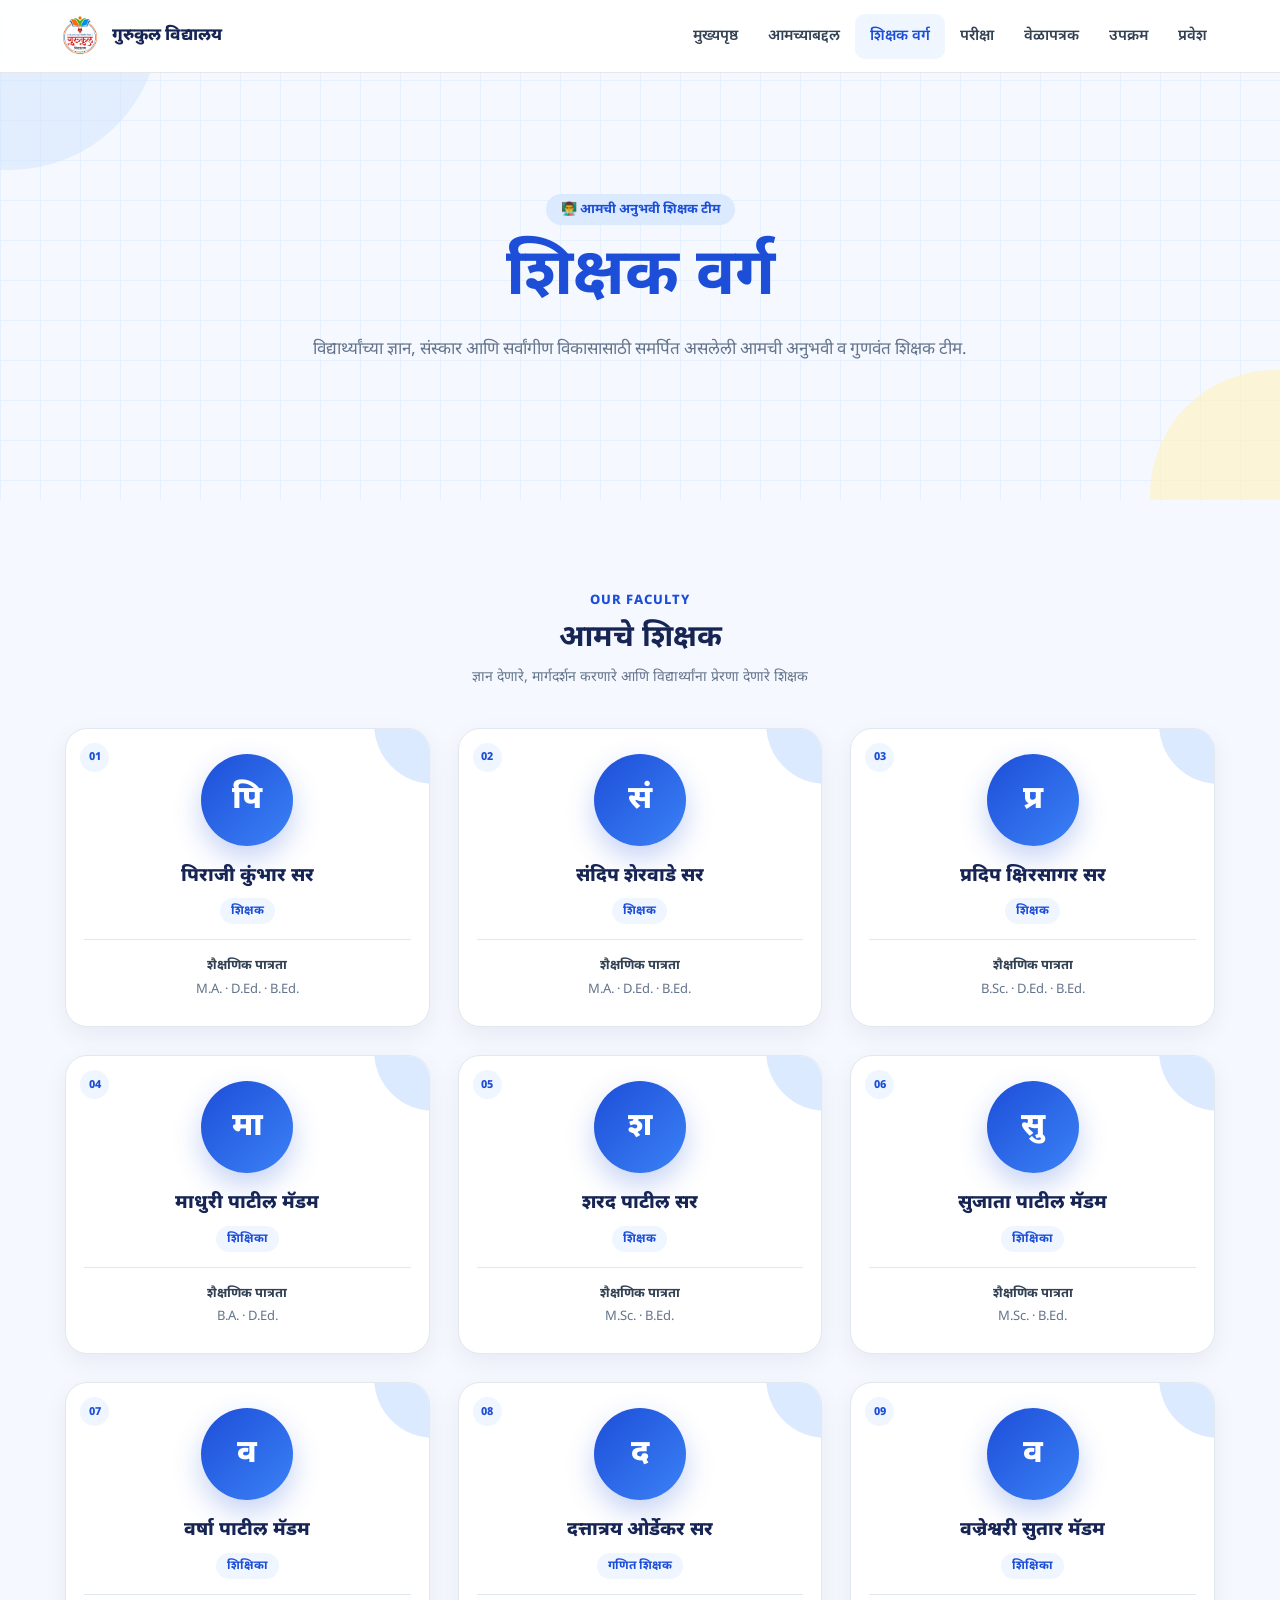
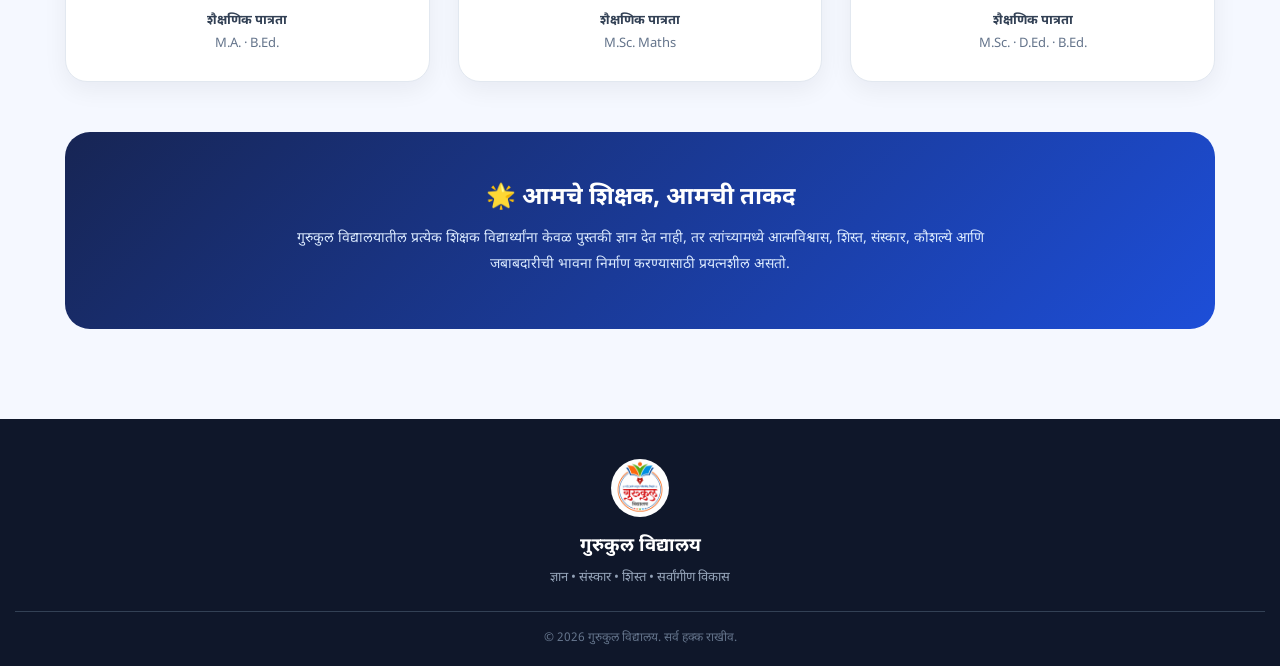
<file: teachers.html>
<!DOCTYPE html>
<html lang="mr">
<head>
<meta charset="UTF-8">
<meta name="viewport" content="width=device-width, initial-scale=1.0">

<title>शिक्षक वर्ग | गुरुकुल विद्यालय</title>

<link rel="preconnect" href="https://fonts.googleapis.com">
<link rel="preconnect" href="https://fonts.gstatic.com" crossorigin>
<link href="https://fonts.googleapis.com/css2?family=Noto+Sans+Devanagari:wght@400;500;600;700;800&display=swap" rel="stylesheet">

<style>

*{
    margin:0;
    padding:0;
    box-sizing:border-box;
}

html{
    scroll-behavior:smooth;
}

body{
    font-family:"Noto Sans Devanagari",sans-serif;
    background:#f5f8ff;
    color:#172554;
    overflow-x:hidden;
}

/* =========================
   LOADER
========================= */

#loader{
    position:fixed;
    inset:0;
    background:#fff;
    display:flex;
    align-items:center;
    justify-content:center;
    z-index:99999;
    transition:.5s;
}

.loader-content{
    text-align:center;
}

.loader-content img{
    width:85px;
    height:85px;
    object-fit:cover;
    border-radius:50%;
    animation:pulse 1.4s infinite;
    box-shadow:0 15px 40px rgba(30,64,175,.25);
}

.loader-content h3{
    margin-top:12px;
    color:#1d4ed8;
}

@keyframes pulse{
    0%,100%{transform:scale(1)}
    50%{transform:scale(1.08)}
}

/* =========================
   NAVBAR
========================= */

header{
    position:fixed;
    top:0;
    left:0;
    width:100%;
    z-index:1000;
    background:rgba(255,255,255,.95);
    backdrop-filter:blur(15px);
    border-bottom:1px solid #e5e7eb;
}

nav{
    width:100%;
    max-width:1200px;
    height:72px;
    margin:auto;
    padding:0 18px;

    display:flex;
    align-items:center;
    justify-content:space-between;
}

.logo{
    display:flex;
    align-items:center;
    gap:10px;
    text-decoration:none;
    color:#172554;
    font-weight:800;
    font-size:17px;
    min-width:0;
}

.logo img{
    width:44px;
    height:44px;
    object-fit:cover;
    border-radius:50%;
    flex-shrink:0;
}

.logo span{
    white-space:nowrap;
}

.menu-btn{
    display:block;
    font-size:28px;
    cursor:pointer;
    color:#1d4ed8;
    line-height:1;
    padding:8px;
}

.nav-links{
    position:absolute;
    top:72px;
    left:0;
    width:100%;
    background:#fff;

    display:none;
    flex-direction:column;

    list-style:none;
    padding:10px 15px 18px;

    box-shadow:0 15px 35px rgba(15,23,42,.12);
}

.nav-links.open{
    display:flex;
}

.nav-links li{
    width:100%;
}

.nav-links a{
    display:block;
    width:100%;
    padding:13px 15px;
    text-decoration:none;
    color:#334155;
    font-size:15px;
    font-weight:600;
    border-radius:10px;
    text-align:center;
    transition:.25s;
}

.nav-links a:hover,
.nav-links a.active{
    background:#eff6ff;
    color:#1d4ed8;
}

/* =========================
   HERO
========================= */

.hero{
    min-height:430px;
    padding:125px 18px 65px;

    position:relative;
    overflow:hidden;

    display:flex;
    align-items:center;
}

.hero::before{
    content:"";
    position:absolute;
    width:300px;
    height:300px;
    border-radius:50%;
    background:#dbeafe;
    top:-130px;
    left:-140px;
    opacity:.7;
    animation:float 7s ease-in-out infinite;
}

.hero::after{
    content:"";
    position:absolute;
    width:250px;
    height:250px;
    border-radius:50%;
    background:#fef3c7;
    right:-120px;
    bottom:-120px;
    opacity:.7;
    animation:float 8s ease-in-out infinite reverse;
}

@keyframes float{
    50%{
        transform:translate(25px,25px);
    }
}

.hero-grid{
    position:absolute;
    inset:0;

    background-image:
        linear-gradient(#bfdbfe 1px,transparent 1px),
        linear-gradient(90deg,#bfdbfe 1px,transparent 1px);

    background-size:40px 40px;
    opacity:.25;

    animation:gridMove 15s linear infinite;
}

@keyframes gridMove{
    to{
        background-position:40px 40px;
    }
}

.hero-content{
    position:relative;
    width:100%;
    max-width:850px;
    margin:auto;
    text-align:center;
    z-index:2;
}

.hero-badge{
    display:inline-block;
    padding:7px 15px;
    background:#dbeafe;
    color:#1d4ed8;
    border-radius:50px;
    font-size:13px;
    font-weight:700;
    margin-bottom:17px;
    animation:fadeDown .7s;
}

.hero h1{
    font-size:clamp(38px,8vw,65px);
    line-height:1.15;
    animation:fadeUp .8s;
}

.hero h1 span{
    color:#1d4ed8;
}

.hero p{
    max-width:700px;
    margin:18px auto 0;
    color:#64748b;
    font-size:16px;
    line-height:1.8;
    animation:fadeUp 1s;
}

@keyframes fadeUp{
    from{
        opacity:0;
        transform:translateY(25px);
    }
    to{
        opacity:1;
        transform:translateY(0);
    }
}

@keyframes fadeDown{
    from{
        opacity:0;
        transform:translateY(-20px);
    }
    to{
        opacity:1;
        transform:translateY(0);
    }
}

/* =========================
   SECTION
========================= */

.section{
    width:100%;
    max-width:1200px;
    margin:auto;
    padding:65px 15px;
}

.section-title{
    text-align:center;
    margin-bottom:38px;
}

.section-title span{
    color:#1d4ed8;
    font-size:13px;
    font-weight:800;
    letter-spacing:1px;
}

.section-title h2{
    font-size:30px;
    margin:8px 0;
}

.section-title p{
    color:#64748b;
    font-size:14px;
    line-height:1.7;
}

/* =========================
   TEACHER GRID
========================= */

.teacher-grid{
    display:grid;
    grid-template-columns:1fr;
    gap:18px;
}

.teacher-card{
    width:100%;
    background:#fff;
    border:1px solid #e2e8f0;
    border-radius:22px;
    padding:25px 18px;

    text-align:center;

    position:relative;
    overflow:hidden;

    box-shadow:0 8px 25px rgba(15,23,42,.06);

    opacity:0;
    transform:translateY(30px);

    transition:
        opacity .6s,
        transform .6s,
        box-shadow .3s;
}

.teacher-card.show{
    opacity:1;
    transform:translateY(0);
}

.teacher-card:active{
    transform:scale(.98);
}

.teacher-card::before{
    content:"";
    position:absolute;

    width:120px;
    height:120px;

    right:-65px;
    top:-65px;

    border-radius:50%;

    background:#dbeafe;

    transition:.4s;
}

.teacher-card:hover::before{
    transform:scale(1.5);
}

.teacher-number{
    position:absolute;
    left:14px;
    top:14px;

    width:29px;
    height:29px;

    display:flex;
    align-items:center;
    justify-content:center;

    border-radius:50%;

    background:#eff6ff;
    color:#1d4ed8;

    font-size:11px;
    font-weight:800;
}

.teacher-avatar{
    width:92px;
    height:92px;

    margin:auto;

    display:flex;
    align-items:center;
    justify-content:center;

    border-radius:50%;

    background:linear-gradient(
        135deg,
        #1d4ed8,
        #3b82f6
    );

    color:#fff;

    font-size:32px;
    font-weight:800;

    box-shadow:
        0 12px 28px rgba(29,78,216,.25);

    position:relative;
    z-index:2;

    transition:.3s;
}

.teacher-card:hover .teacher-avatar{
    transform:scale(1.07);
}

.teacher-name{
    margin-top:17px;
    font-size:19px;
    font-weight:800;
    line-height:1.5;
}

.teacher-role{
    display:inline-block;

    margin-top:7px;

    padding:5px 11px;

    background:#eff6ff;
    color:#1d4ed8;

    border-radius:30px;

    font-size:12px;
    font-weight:700;
}

.qualification{
    margin-top:15px;
    padding-top:14px;

    border-top:1px solid #e2e8f0;

    color:#64748b;

    font-size:13px;
    line-height:1.8;
}

.qualification strong{
    color:#334155;
}

/* =========================
   MESSAGE
========================= */

.message-box{
    margin-top:50px;

    padding:35px 20px;

    border-radius:25px;

    background:
        linear-gradient(
            135deg,
            #172554,
            #1d4ed8
        );

    color:#fff;

    text-align:center;

    position:relative;
    overflow:hidden;
}

.message-box h2{
    font-size:24px;
    margin-bottom:12px;
}

.message-box p{
    position:relative;
    max-width:750px;
    margin:auto;
    color:#dbeafe;
    line-height:1.9;
    font-size:14px;
}

/* =========================
   FOOTER
========================= */

footer{
    background:#0f172a;
    color:#fff;
    padding:40px 15px 20px;
    text-align:center;
}

footer img{
    width:58px;
    height:58px;
    object-fit:cover;
    border-radius:50%;
}

footer h3{
    margin:10px 0;
}

footer p{
    color:#94a3b8;
    font-size:13px;
}

.copyright{
    margin-top:25px;
    padding-top:18px;
    border-top:1px solid #334155;
    color:#64748b;
    font-size:12px;
}

/* =========================
   TOP BUTTON
========================= */

#topBtn{
    position:fixed;
    right:15px;
    bottom:15px;

    width:45px;
    height:45px;

    border:none;
    border-radius:50%;

    background:#1d4ed8;
    color:#fff;

    font-size:20px;

    display:none;

    z-index:999;

    box-shadow:0 10px 25px rgba(29,78,216,.3);
}

/* =========================
   TABLET
========================= */

@media(min-width:600px){

    .section{
        padding:80px 25px;
    }

    .teacher-grid{
        grid-template-columns:repeat(2,1fr);
        gap:22px;
    }

    .hero{
        min-height:500px;
    }

    .hero p{
        font-size:17px;
    }
}

/* =========================
   DESKTOP
========================= */

@media(min-width:900px){

    .menu-btn{
        display:none;
    }

    .nav-links{
        position:static;
        width:auto;

        display:flex;
        flex-direction:row;

        padding:0;

        box-shadow:none;
    }

    .nav-links li{
        width:auto;
    }

    .nav-links a{
        width:auto;
        text-align:left;
    }

    .teacher-grid{
        grid-template-columns:repeat(3,1fr);
        gap:28px;
    }

    .section{
        padding:90px 25px;
    }

    .message-box{
        padding:50px;
    }
}

/* =========================
   LARGE DESKTOP
========================= */

@media(min-width:1200px){

    .teacher-grid{
        grid-template-columns:repeat(3,1fr);
    }
}

</style>
</head>

<body>

<!-- LOADER -->

<div id="loader">
    <div class="loader-content">
        <img src="images/logo.jpeg">
        <h3>गुरुकुल विद्यालय</h3>
    </div>
</div>

<!-- NAVBAR -->

<header>

<nav>

<a href="index.html" class="logo">
    <img src="images/logo.jpeg">
    <span>गुरुकुल विद्यालय</span>
</a>

<div class="menu-btn" id="menuBtn">☰</div>

<ul class="nav-links" id="navLinks">

<li><a href="index.html">मुख्यपृष्ठ</a></li>
<li><a href="about.html">आमच्याबद्दल</a></li>
<li><a href="teachers.html" class="active">शिक्षक वर्ग</a></li>
<li><a href="exams.html">परीक्षा</a></li>
<li><a href="timetable.html">वेळापत्रक</a></li>
<li><a href="events.html">उपक्रम</a></li>
<li><a href="admission.html">प्रवेश</a></li>

</ul>

</nav>

</header>

<!-- HERO -->

<section class="hero">

<div class="hero-grid"></div>

<div class="hero-content">

<div class="hero-badge">
👨‍🏫 आमची अनुभवी शिक्षक टीम
</div>

<h1>
<span>शिक्षक वर्ग</span>
</h1>

<p>
विद्यार्थ्यांच्या ज्ञान, संस्कार आणि सर्वांगीण विकासासाठी
समर्पित असलेली आमची अनुभवी व गुणवंत शिक्षक टीम.
</p>

</div>

</section>

<!-- TEACHERS -->

<section class="section">

<div class="section-title">

<span>OUR FACULTY</span>

<h2>आमचे शिक्षक</h2>

<p>
ज्ञान देणारे, मार्गदर्शन करणारे आणि विद्यार्थ्यांना
प्रेरणा देणारे शिक्षक
</p>

</div>

<div class="teacher-grid">

<div class="teacher-card">
<div class="teacher-number">01</div>
<div class="teacher-avatar">पि</div>
<div class="teacher-name">पिराजी कुंभार सर</div>
<div class="teacher-role">शिक्षक</div>
<div class="qualification">
<strong>शैक्षणिक पात्रता</strong><br>
M.A. · D.Ed. · B.Ed.
</div>
</div>

<div class="teacher-card">
<div class="teacher-number">02</div>
<div class="teacher-avatar">सं</div>
<div class="teacher-name">संदिप शेरवाडे सर</div>
<div class="teacher-role">शिक्षक</div>
<div class="qualification">
<strong>शैक्षणिक पात्रता</strong><br>
M.A. · D.Ed. · B.Ed.
</div>
</div>

<div class="teacher-card">
<div class="teacher-number">03</div>
<div class="teacher-avatar">प्र</div>
<div class="teacher-name">प्रदिप क्षिरसागर सर</div>
<div class="teacher-role">शिक्षक</div>
<div class="qualification">
<strong>शैक्षणिक पात्रता</strong><br>
B.Sc. · D.Ed. · B.Ed.
</div>
</div>

<div class="teacher-card">
<div class="teacher-number">04</div>
<div class="teacher-avatar">मा</div>
<div class="teacher-name">माधुरी पाटील मॅडम</div>
<div class="teacher-role">शिक्षिका</div>
<div class="qualification">
<strong>शैक्षणिक पात्रता</strong><br>
B.A. · D.Ed.
</div>
</div>

<div class="teacher-card">
<div class="teacher-number">05</div>
<div class="teacher-avatar">श</div>
<div class="teacher-name">शरद पाटील सर</div>
<div class="teacher-role">शिक्षक</div>
<div class="qualification">
<strong>शैक्षणिक पात्रता</strong><br>
M.Sc. · B.Ed.
</div>
</div>

<div class="teacher-card">
<div class="teacher-number">06</div>
<div class="teacher-avatar">सु</div>
<div class="teacher-name">सुजाता पाटील मॅडम</div>
<div class="teacher-role">शिक्षिका</div>
<div class="qualification">
<strong>शैक्षणिक पात्रता</strong><br>
M.Sc. · B.Ed.
</div>
</div>

<div class="teacher-card">
<div class="teacher-number">07</div>
<div class="teacher-avatar">व</div>
<div class="teacher-name">वर्षा पाटील मॅडम</div>
<div class="teacher-role">शिक्षिका</div>
<div class="qualification">
<strong>शैक्षणिक पात्रता</strong><br>
M.A. · B.Ed.
</div>
</div>

<div class="teacher-card">
<div class="teacher-number">08</div>
<div class="teacher-avatar">द</div>
<div class="teacher-name">दत्तात्रय ओर्डेकर सर</div>
<div class="teacher-role">गणित शिक्षक</div>
<div class="qualification">
<strong>शैक्षणिक पात्रता</strong><br>
M.Sc. Maths
</div>
</div>

<div class="teacher-card">
<div class="teacher-number">09</div>
<div class="teacher-avatar">व</div>
<div class="teacher-name">वज्रेश्वरी सुतार मॅडम</div>
<div class="teacher-role">शिक्षिका</div>
<div class="qualification">
<strong>शैक्षणिक पात्रता</strong><br>
M.Sc. · D.Ed. · B.Ed.
</div>
</div>

</div>

<div class="message-box">

<h2>🌟 आमचे शिक्षक, आमची ताकद</h2>

<p>
गुरुकुल विद्यालयातील प्रत्येक शिक्षक विद्यार्थ्यांना केवळ
पुस्तकी ज्ञान देत नाही, तर त्यांच्यामध्ये आत्मविश्वास,
शिस्त, संस्कार, कौशल्ये आणि जबाबदारीची भावना निर्माण
करण्यासाठी प्रयत्नशील असतो.
</p>

</div>

</section>

<footer>

<img src="images/logo.jpeg">

<h3>गुरुकुल विद्यालय </h3>

<p>
ज्ञान • संस्कार • शिस्त • सर्वांगीण विकास
</p>

<div class="copyright">
© 2026 गुरुकुल विद्यालय. सर्व हक्क राखीव.
</div>

</footer>

<button id="topBtn">↑</button>

<script>

/* Loader */

window.addEventListener("load",()=>{

setTimeout(()=>{

document.getElementById("loader").style.opacity="0";

setTimeout(()=>{
document.getElementById("loader").style.display="none";
},500);

},500);

});


/* Mobile menu */

const menuBtn=document.getElementById("menuBtn");
const navLinks=document.getElementById("navLinks");

menuBtn.addEventListener("click",()=>{

navLinks.classList.toggle("open");

});


/* Close menu after click */

document.querySelectorAll(".nav-links a").forEach(link=>{

link.addEventListener("click",()=>{

navLinks.classList.remove("open");

});

});


/* Scroll animation */

const cards=document.querySelectorAll(".teacher-card");

const observer=new IntersectionObserver(

entries=>{

entries.forEach((entry,index)=>{

if(entry.isIntersecting){

setTimeout(()=>{

entry.target.classList.add("show");

},index*80);

}

});

},

{
threshold:.08
}

);

cards.forEach(card=>observer.observe(card));


/* Top button */

const topBtn=document.getElementById("topBtn");

window.addEventListener("scroll",()=>{

topBtn.style.display=
window.scrollY>450 ? "block" : "none";

});

topBtn.addEventListener("click",()=>{

window.scrollTo({
top:0,
behavior:"smooth"
});

});

</script>

</body>
</html>
</file>
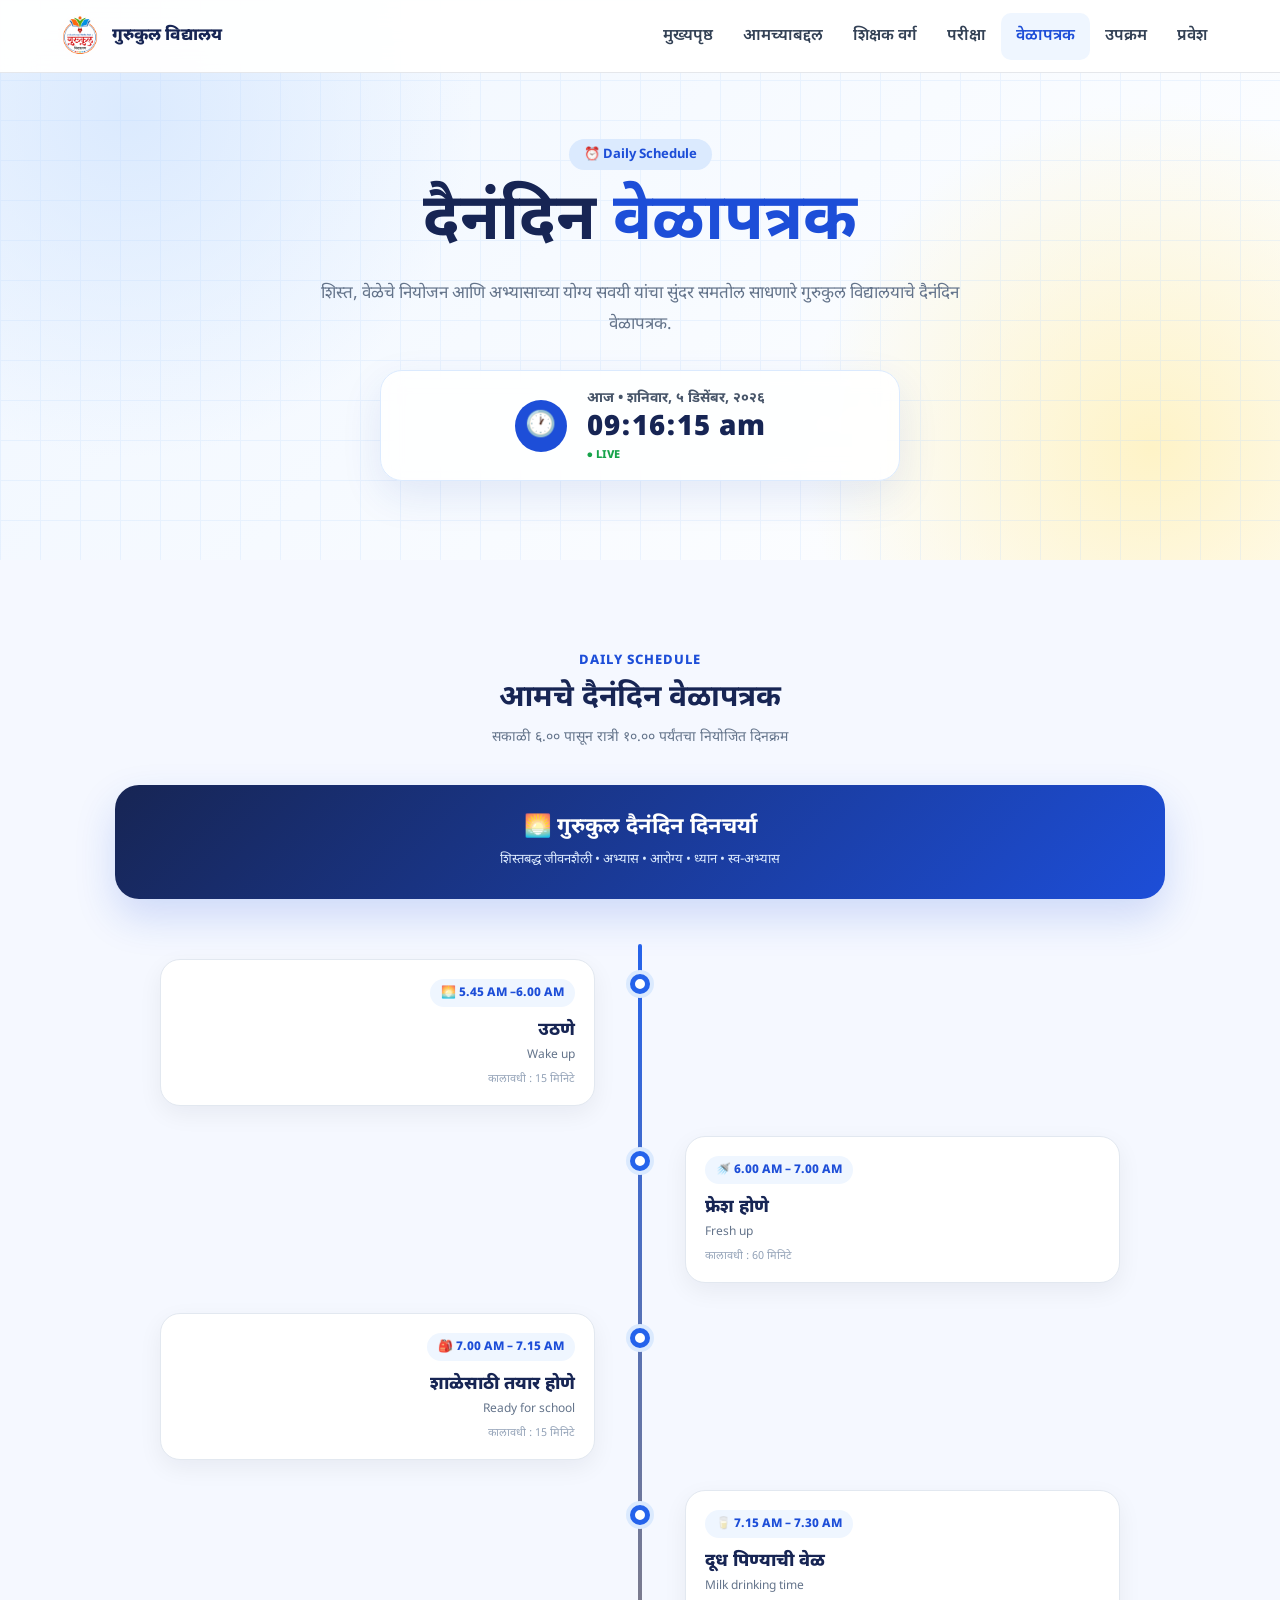
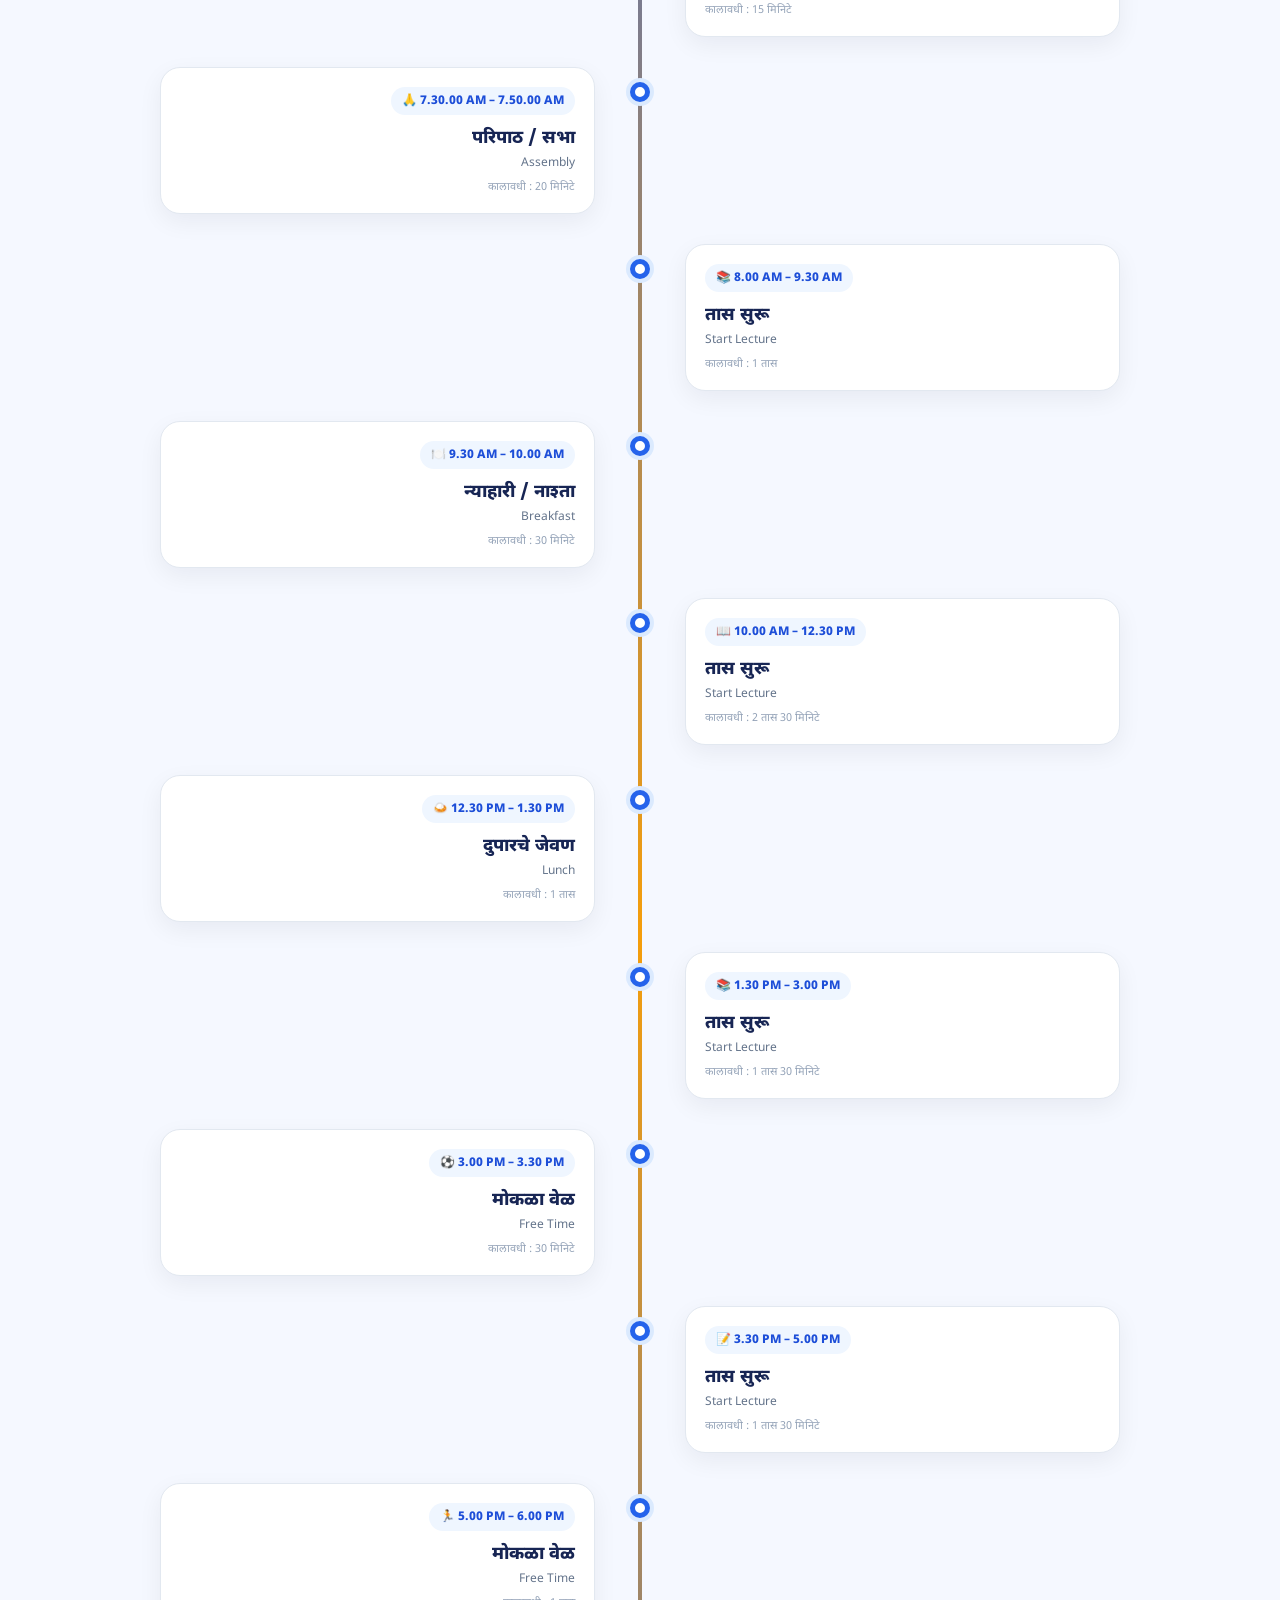
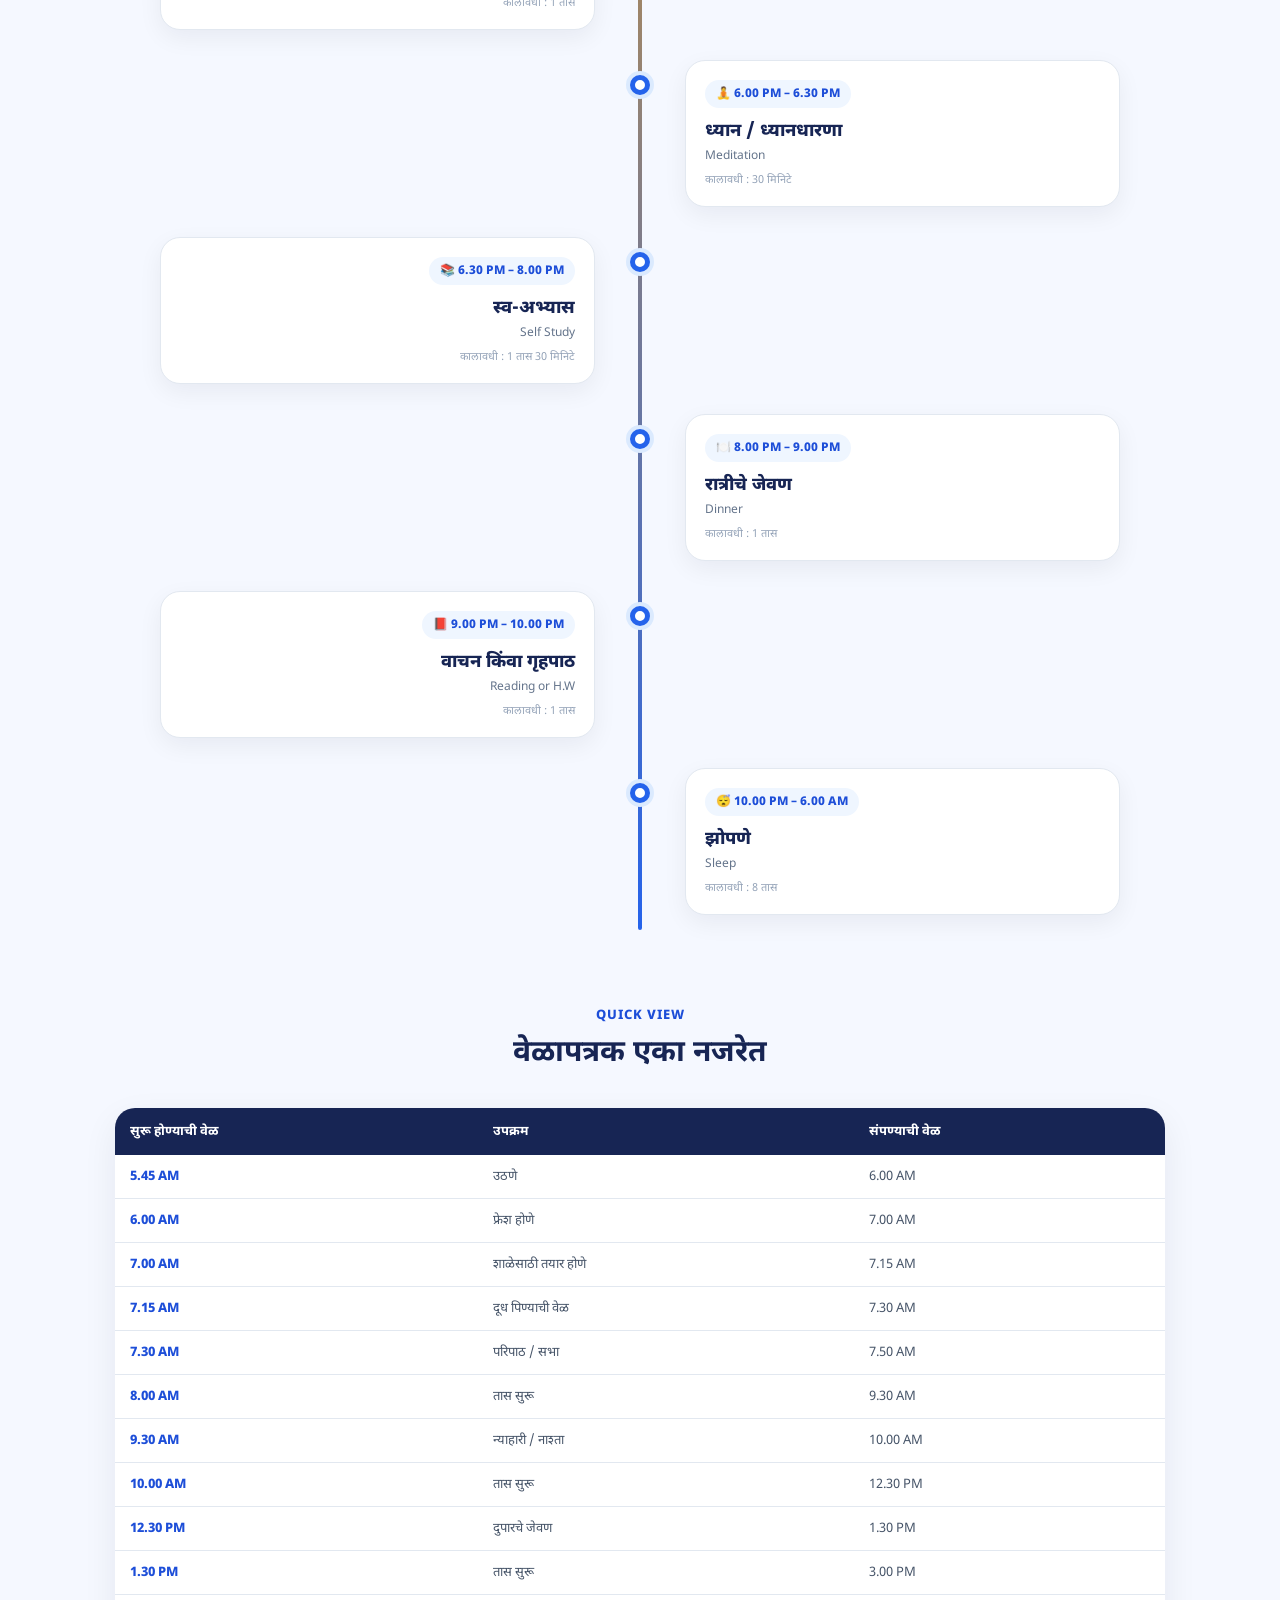
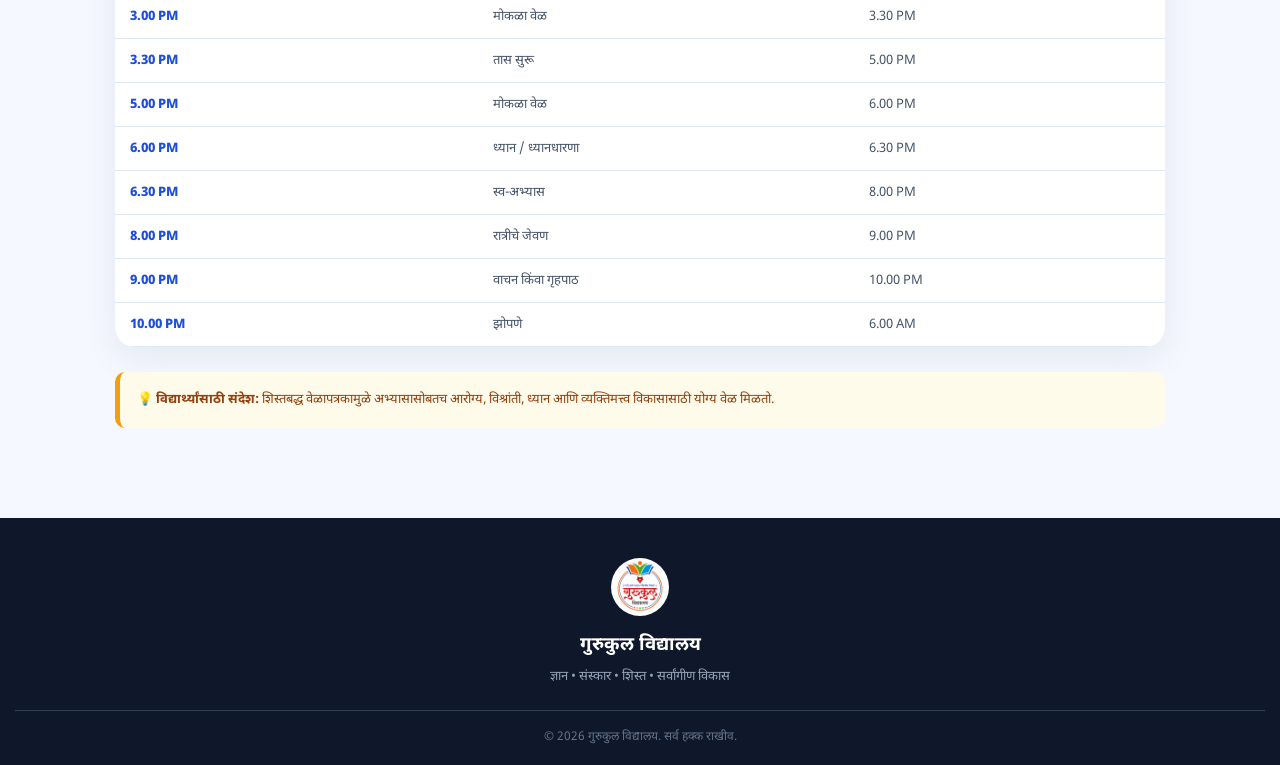
<file: timetable.html>
<!DOCTYPE html>
<html lang="mr">

<head>

<meta charset="UTF-8">
<meta name="viewport" content="width=device-width, initial-scale=1.0">

<title>वेळापत्रक | गुरुकुल विद्यालय</title>

<link rel="preconnect" href="https://fonts.googleapis.com">
<link rel="preconnect" href="https://fonts.gstatic.com" crossorigin>

<link
href="https://fonts.googleapis.com/css2?family=Noto+Sans+Devanagari:wght@400;500;600;700;800&display=swap"
rel="stylesheet">

<style>

/* =========================================================
   RESET
========================================================= */

*{
    margin:0;
    padding:0;
    box-sizing:border-box;
}

html{
    scroll-behavior:smooth;
}

body{
    font-family:"Noto Sans Devanagari",sans-serif;
    background:#f5f8ff;
    color:#172554;
    overflow-x:hidden;
}

/* =========================================================
   LOADER
========================================================= */

#loader{
    position:fixed;
    inset:0;
    background:#fff;
    display:flex;
    align-items:center;
    justify-content:center;
    z-index:99999;
    transition:.5s;
}

.loader-content{
    text-align:center;
}

.loader-content img{
    width:85px;
    height:85px;
    object-fit:cover;
    border-radius:50%;
    animation:pulse 1.4s infinite;
}

.loader-content h3{
    margin-top:12px;
    color:#1d4ed8;
}

@keyframes pulse{
    0%,100%{
        transform:scale(1);
    }

    50%{
        transform:scale(1.08);
    }
}

/* =========================================================
   NAVBAR
========================================================= */

header{
    position:fixed;
    top:0;
    left:0;
    width:100%;
    z-index:1000;

    background:rgba(255,255,255,.95);
    backdrop-filter:blur(15px);

    border-bottom:1px solid #e5e7eb;
}

nav{
    width:100%;
    max-width:1200px;
    height:72px;

    margin:auto;
    padding:0 18px;

    display:flex;
    align-items:center;
    justify-content:space-between;
}

.logo{
    display:flex;
    align-items:center;
    gap:10px;

    text-decoration:none;
    color:#172554;

    font-size:17px;
    font-weight:800;
}

.logo img{
    width:44px;
    height:44px;

    object-fit:cover;
    border-radius:50%;
}

.logo span{
    white-space:nowrap;
}

.menu-btn{
    display:block;

    color:#1d4ed8;
    font-size:28px;

    padding:8px;
    cursor:pointer;
}

.nav-links{
    position:absolute;

    top:72px;
    left:0;

    width:100%;

    background:#fff;

    display:none;
    flex-direction:column;

    list-style:none;

    padding:10px 15px 18px;

    box-shadow:0 15px 35px rgba(15,23,42,.12);
}

.nav-links.open{
    display:flex;
}

.nav-links li{
    width:100%;
}

.nav-links a{
    display:block;

    width:100%;

    padding:13px 15px;

    text-align:center;

    text-decoration:none;

    color:#334155;

    font-weight:600;

    border-radius:10px;

    transition:.25s;
}

.nav-links a:hover,
.nav-links a.active{
    background:#eff6ff;
    color:#1d4ed8;
}

/* =========================================================
   HERO
========================================================= */

.hero{
    min-height:430px;

    padding:125px 18px 65px;

    position:relative;

    display:flex;
    align-items:center;

    overflow:hidden;

    background:
        radial-gradient(
            circle at 10% 20%,
            #dbeafe 0,
            transparent 28%
        ),
        radial-gradient(
            circle at 90% 80%,
            #fef3c7 0,
            transparent 28%
        ),
        linear-gradient(
            135deg,
            #eff6ff,
            #fff
        );
}

.hero-grid{
    position:absolute;
    inset:0;

    background-image:
        linear-gradient(#bfdbfe 1px,transparent 1px),
        linear-gradient(90deg,#bfdbfe 1px,transparent 1px);

    background-size:40px 40px;

    opacity:.25;

    animation:gridMove 15s linear infinite;
}

@keyframes gridMove{
    to{
        background-position:40px 40px;
    }
}

.hero-content{
    width:100%;
    max-width:850px;

    margin:auto;

    text-align:center;

    position:relative;
    z-index:2;
}

.badge{
    display:inline-block;

    padding:7px 15px;

    background:#dbeafe;
    color:#1d4ed8;

    border-radius:50px;

    font-size:13px;
    font-weight:700;

    margin-bottom:17px;

    animation:down .7s;
}

.hero h1{
    font-size:clamp(38px,8vw,65px);
    line-height:1.15;

    animation:up .8s;
}

.hero h1 span{
    color:#1d4ed8;
}

.hero p{
    max-width:700px;

    margin:18px auto 0;

    color:#64748b;

    font-size:16px;
    line-height:1.8;

    animation:up 1s;
}

@keyframes up{
    from{
        opacity:0;
        transform:translateY(25px);
    }

    to{
        opacity:1;
        transform:translateY(0);
    }
}

@keyframes down{
    from{
        opacity:0;
        transform:translateY(-20px);
    }

    to{
        opacity:1;
        transform:translateY(0);
    }
}

/* =========================================================
   LIVE DATE & TIME
========================================================= */

.live-time-box{
    margin:30px auto 0;

    width:min(520px,100%);

    background:rgba(255,255,255,.85);

    border:1px solid #dbeafe;

    border-radius:22px;

    padding:18px 22px;

    display:flex;
    align-items:center;
    justify-content:center;
    gap:20px;

    box-shadow:
        0 15px 40px rgba(30,64,175,.10);

    backdrop-filter:blur(10px);

    animation:up 1.2s;
}

.live-icon{
    width:52px;
    height:52px;

    border-radius:50%;

    background:#1d4ed8;

    color:#fff;

    display:grid;
    place-items:center;

    font-size:25px;

    animation:clockPulse 2s infinite;
}

@keyframes clockPulse{
    0%,100%{
        transform:scale(1);
        box-shadow:0 0 0 0 rgba(29,78,216,.25);
    }

    50%{
        transform:scale(1.06);
        box-shadow:0 0 0 10px rgba(29,78,216,0);
    }
}

.live-info{
    text-align:left;
}

.live-date{
    color:#475569;

    font-size:14px;

    font-weight:700;
}

.live-clock{
    color:#172554;

    font-size:28px;

    font-weight:900;

    letter-spacing:1px;

    margin-top:2px;
}

.live-status{
    color:#16a34a;

    font-size:11px;

    font-weight:800;

    margin-top:2px;
}

/* =========================================================
   SECTION
========================================================= */

.section{
    width:100%;
    max-width:1100px;

    margin:auto;

    padding:65px 15px;
}

.section-title{
    text-align:center;
    margin-bottom:35px;
}

.section-title span{
    color:#1d4ed8;

    font-size:13px;

    font-weight:800;

    letter-spacing:1px;
}

.section-title h2{
    font-size:30px;

    margin:8px 0;
}

.section-title p{
    color:#64748b;

    font-size:14px;

    line-height:1.7;
}

/* =========================================================
   DAY CARD
========================================================= */

.day-card{
    padding:28px 18px;

    border-radius:24px;

    background:
        linear-gradient(
            135deg,
            #172554,
            #1d4ed8
        );

    color:#fff;

    text-align:center;

    margin-bottom:45px;

    box-shadow:
        0 18px 40px rgba(29,78,216,.18);
}

.day-card h3{
    font-size:22px;
}

.day-card p{
    margin-top:7px;

    color:#dbeafe;

    font-size:13px;

    line-height:1.7;
}

/* =========================================================
   TIMELINE
========================================================= */

.timeline{
    position:relative;
}

.timeline::before{

    content:"";

    position:absolute;

    left:20px;

    top:0;
    bottom:0;

    width:4px;

    border-radius:20px;

    background:
        linear-gradient(
            #2563eb,
            #f59e0b,
            #2563eb
        );
}

.timeline-item{

    width:100%;

    position:relative;

    padding-left:52px;

    margin-bottom:18px;

    opacity:0;

    transform:translateY(30px);

    transition:
        opacity .6s,
        transform .6s;
}

.timeline-item.show{

    opacity:1;

    transform:translateY(0);
}

.timeline-dot{

    position:absolute;

    left:10px;
    top:25px;

    width:20px;
    height:20px;

    background:#fff;

    border:5px solid #2563eb;

    border-radius:50%;

    z-index:2;

    box-shadow:
        0 0 0 4px #dbeafe;
}

.time-card{

    width:100%;

    background:#fff;

    border:1px solid #e2e8f0;

    border-radius:20px;

    padding:19px;

    box-shadow:
        0 8px 25px rgba(15,23,42,.06);

    transition:.3s;
}

.time-card:hover{

    transform:translateY(-4px);

    box-shadow:
        0 16px 35px rgba(30,64,175,.12);

    border-color:#bfdbfe;
}

.time{

    display:inline-block;

    padding:6px 11px;

    background:#eff6ff;

    color:#1d4ed8;

    border-radius:30px;

    font-size:12px;

    font-weight:800;
}

.activity{

    margin-top:10px;

    font-size:18px;

    font-weight:800;

    line-height:1.5;
}

.english{

    color:#64748b;

    font-size:12px;

    margin-top:3px;
}

.duration{

    color:#94a3b8;

    font-size:11px;

    margin-top:9px;
}

/* =========================================================
   TABLE
========================================================= */

.table-wrapper{

    width:100%;

    overflow-x:auto;

    -webkit-overflow-scrolling:touch;

    border-radius:20px;

    background:#fff;

    box-shadow:
        0 12px 35px rgba(15,23,42,.07);
}

table{

    width:100%;

    min-width:600px;

    border-collapse:collapse;
}

th{

    background:#172554;

    color:#fff;

    padding:15px;

    font-size:13px;

    text-align:left;

    white-space:nowrap;
}

td{

    padding:13px 15px;

    border-bottom:1px solid #e2e8f0;

    font-size:13px;

    color:#475569;
}

tbody tr:hover{

    background:#eff6ff;
}

td:first-child{

    color:#1d4ed8;

    font-weight:800;

    white-space:nowrap;
}

/* =========================================================
   NOTE
========================================================= */

.note{

    margin-top:25px;

    padding:17px;

    background:#fffbeb;

    border-left:5px solid #f59e0b;

    color:#92400e;

    border-radius:10px;

    font-size:13px;

    line-height:1.7;
}

/* =========================================================
   FOOTER
========================================================= */

footer{

    background:#0f172a;

    color:#fff;

    padding:40px 15px 20px;

    text-align:center;
}

footer img{

    width:58px;
    height:58px;

    object-fit:cover;

    border-radius:50%;
}

footer h3{

    margin:10px 0;
}

footer p{

    color:#94a3b8;

    font-size:13px;
}

.copyright{

    margin-top:25px;

    padding-top:18px;

    border-top:1px solid #334155;

    color:#64748b;

    font-size:12px;
}

/* =========================================================
   TOP BUTTON
========================================================= */

#topBtn{

    position:fixed;

    right:15px;
    bottom:15px;

    width:45px;
    height:45px;

    border:none;

    border-radius:50%;

    background:#1d4ed8;

    color:#fff;

    font-size:20px;

    display:none;

    z-index:999;

    cursor:pointer;
}

/* =========================================================
   TABLET
========================================================= */

@media(min-width:600px){

    .section{
        padding:80px 25px;
    }

    .timeline-item{
        padding-left:58px;
    }

    .hero{
        min-height:560px;
    }

    .hero p{
        font-size:17px;
    }
}

/* =========================================================
   DESKTOP
========================================================= */

@media(min-width:900px){

    .menu-btn{
        display:none;
    }

    .nav-links{

        position:static;

        width:auto;

        display:flex;

        flex-direction:row;

        padding:0;

        box-shadow:none;
    }

    .nav-links li{
        width:auto;
    }

    .nav-links a{

        width:auto;

        text-align:left;
    }

    .timeline::before{

        left:50%;

        transform:translateX(-50%);
    }

    .timeline-item{

        width:50%;

        padding:15px 45px;

        margin-bottom:0;
    }

    .timeline-item:nth-child(odd){

        left:0;

        text-align:right;
    }

    .timeline-item:nth-child(even){

        left:50%;
    }

    .timeline-dot{

        top:30px;
    }

    .timeline-item:nth-child(odd) .timeline-dot{

        right:-10px;
        left:auto;
    }

    .timeline-item:nth-child(even) .timeline-dot{

        left:-10px;
    }

    .section{
        padding:90px 25px;
    }
}

/* =========================================================
   MOBILE LIVE CLOCK
========================================================= */

@media(max-width:550px){

    .live-time-box{

        gap:12px;

        padding:15px;

    }

    .live-icon{

        width:44px;
        height:44px;

        font-size:20px;

        flex-shrink:0;
    }

    .live-date{

        font-size:12px;
    }

    .live-clock{

        font-size:22px;
    }

    .hero{

        min-height:520px;
    }
}

</style>

</head>

<body>


<!-- =======================================================
     LOADER
======================================================= -->

<div id="loader">

<div class="loader-content">

<img src="images/logo.jpeg">

<h3>गुरुकुल विद्यालय</h3>

</div>

</div>


<!-- =======================================================
     NAVBAR
======================================================= -->

<header>

<nav>

<a href="index.html" class="logo">

<img src="images/logo.jpeg">

<span>गुरुकुल विद्यालय</span>

</a>


<div class="menu-btn" id="menuBtn">
☰
</div>


<ul class="nav-links" id="navLinks">

<li>
<a href="index.html">मुख्यपृष्ठ</a>
</li>

<li>
<a href="about.html">आमच्याबद्दल</a>
</li>

<li>
<a href="teachers.html">शिक्षक वर्ग</a>
</li>

<li>
<a href="exams.html">परीक्षा</a>
</li>

<li>
<a href="timetable.html" class="active">
वेळापत्रक
</a>
</li>

<li>
<a href="events.html">उपक्रम</a>
</li>

<li>
<a href="admission.html">प्रवेश</a>
</li>

</ul>

</nav>

</header>


<!-- =======================================================
     HERO
======================================================= -->

<section class="hero">

<div class="hero-grid"></div>

<div class="hero-content">

<div class="badge">
⏰ Daily Schedule
</div>

<h1>
दैनंदिन
<span>वेळापत्रक</span>
</h1>

<p>
शिस्त, वेळेचे नियोजन आणि अभ्यासाच्या योग्य सवयी
यांचा सुंदर समतोल साधणारे गुरुकुल विद्यालयाचे
दैनंदिन वेळापत्रक.
</p>


<!-- =====================================================
     LIVE DATE & TIME
===================================================== -->

<div class="live-time-box">

<div class="live-icon">
🕐
</div>

<div class="live-info">

<div class="live-date" id="liveDate">
आजची तारीख
</div>

<div class="live-clock" id="liveClock">
00:00:00
</div>

<div class="live-status">
● LIVE
</div>

</div>

</div>

</div>

</section>


<!-- =======================================================
     MAIN SECTION
======================================================= -->

<section class="section">


<div class="section-title">

<span>DAILY SCHEDULE</span>

<h2>आमचे दैनंदिन वेळापत्रक</h2>

<p>
सकाळी ६.०० पासून रात्री १०.०० पर्यंतचा नियोजित दिनक्रम
</p>

</div>


<div class="day-card">

<h3>
🌅 गुरुकुल दैनंदिन दिनचर्या
</h3>

<p>
शिस्तबद्ध जीवनशैली • अभ्यास • आरोग्य • ध्यान • स्व-अभ्यास
</p>

</div>


<!-- =======================================================
     TIMELINE
======================================================= -->

<div class="timeline">


<div class="timeline-item">
<div class="timeline-dot"></div>

<div class="time-card">

<div class="time">
🌅 5.45 AM –6.00 AM
</div>

<div class="activity">
उठणे
</div>

<div class="english">
Wake up
</div>

<div class="duration">
कालावधी : 15 मिनिटे
</div>

</div>
</div>


<div class="timeline-item">
<div class="timeline-dot"></div>

<div class="time-card">

<div class="time">
🚿 6.00 AM – 7.00 AM
</div>

<div class="activity">
फ्रेश होणे
</div>

<div class="english">
Fresh up
</div>

<div class="duration">
कालावधी : 60 मिनिटे
</div>

</div>
</div>


<div class="timeline-item">
<div class="timeline-dot"></div>

<div class="time-card">

<div class="time">
🎒 7.00 AM – 7.15 AM
</div>

<div class="activity">
शाळेसाठी तयार होणे
</div>

<div class="english">
Ready for school
</div>

<div class="duration">
कालावधी : 15 मिनिटे
</div>

</div>
</div>


<div class="timeline-item">
<div class="timeline-dot"></div>

<div class="time-card">

<div class="time">
🥛 7.15 AM – 7.30 AM
</div>

<div class="activity">
दूध पिण्याची वेळ
</div>

<div class="english">
Milk drinking time
</div>

<div class="duration">
कालावधी : 15 मिनिटे
</div>

</div>
</div>


<div class="timeline-item">
<div class="timeline-dot"></div>

<div class="time-card">

<div class="time">
🙏 7.30.00 AM – 7.50.00 AM
</div>

<div class="activity">
परिपाठ / सभा
</div>

<div class="english">
Assembly
</div>

<div class="duration">
कालावधी : 20 मिनिटे
</div>

</div>
</div>





<div class="timeline-item">
<div class="timeline-dot"></div>

<div class="time-card">

<div class="time">
📚 8.00 AM – 9.30 AM
</div>

<div class="activity">
तास सुरू
</div>

<div class="english">
Start Lecture
</div>

<div class="duration">
कालावधी : 1 तास
</div>

</div>
</div>


<div class="timeline-item">
<div class="timeline-dot"></div>

<div class="time-card">

<div class="time">
🍽️ 9.30 AM – 10.00 AM
</div>

<div class="activity">
न्याहारी / नाश्ता
</div>

<div class="english">
Breakfast
</div>

<div class="duration">
कालावधी : 30 मिनिटे
</div>

</div>
</div>


<div class="timeline-item">
<div class="timeline-dot"></div>

<div class="time-card">

<div class="time">
📖 10.00 AM – 12.30 PM
</div>

<div class="activity">
तास सुरू
</div>

<div class="english">
Start Lecture
</div>

<div class="duration">
कालावधी : 2 तास 30 मिनिटे
</div>

</div>
</div>


<div class="timeline-item">
<div class="timeline-dot"></div>

<div class="time-card">

<div class="time">
🍛 12.30 PM – 1.30 PM
</div>

<div class="activity">
दुपारचे जेवण
</div>

<div class="english">
Lunch
</div>

<div class="duration">
कालावधी : 1 तास
</div>

</div>
</div>


<div class="timeline-item">
<div class="timeline-dot"></div>

<div class="time-card">

<div class="time">
📚 1.30 PM – 3.00 PM
</div>

<div class="activity">
तास सुरू
</div>

<div class="english">
Start Lecture
</div>

<div class="duration">
कालावधी : 1 तास 30 मिनिटे
</div>

</div>
</div>


<div class="timeline-item">
<div class="timeline-dot"></div>

<div class="time-card">

<div class="time">
⚽ 3.00 PM – 3.30 PM
</div>

<div class="activity">
मोकळा वेळ
</div>

<div class="english">
Free Time
</div>

<div class="duration">
कालावधी : 30 मिनिटे
</div>

</div>
</div>


<div class="timeline-item">
<div class="timeline-dot"></div>

<div class="time-card">

<div class="time">
📝 3.30 PM – 5.00 PM
</div>

<div class="activity">
तास सुरू
</div>

<div class="english">
Start Lecture
</div>

<div class="duration">
कालावधी : 1 तास 30 मिनिटे
</div>

</div>
</div>


<div class="timeline-item">
<div class="timeline-dot"></div>

<div class="time-card">

<div class="time">
🏃 5.00 PM – 6.00 PM
</div>

<div class="activity">
मोकळा वेळ
</div>

<div class="english">
Free Time
</div>

<div class="duration">
कालावधी : 1 तास
</div>

</div>
</div>


<div class="timeline-item">
<div class="timeline-dot"></div>

<div class="time-card">

<div class="time">
🧘 6.00 PM – 6.30 PM
</div>

<div class="activity">
ध्यान / ध्यानधारणा
</div>

<div class="english">
Meditation
</div>

<div class="duration">
कालावधी : 30 मिनिटे
</div>

</div>
</div>


<div class="timeline-item">
<div class="timeline-dot"></div>

<div class="time-card">

<div class="time">
📚 6.30 PM – 8.00 PM
</div>

<div class="activity">
स्व-अभ्यास
</div>

<div class="english">
Self Study
</div>

<div class="duration">
कालावधी : 1 तास 30 मिनिटे
</div>

</div>
</div>


<div class="timeline-item">
<div class="timeline-dot"></div>

<div class="time-card">

<div class="time">
🍽️ 8.00 PM – 9.00 PM
</div>

<div class="activity">
रात्रीचे जेवण
</div>

<div class="english">
Dinner
</div>

<div class="duration">
कालावधी : 1 तास
</div>

</div>
</div>


<div class="timeline-item">
<div class="timeline-dot"></div>

<div class="time-card">

<div class="time">
📕 9.00 PM – 10.00 PM
</div>

<div class="activity">
वाचन किंवा गृहपाठ
</div>

<div class="english">
Reading or H.W
</div>

<div class="duration">
कालावधी : 1 तास
</div>

</div>
</div>


<div class="timeline-item">
<div class="timeline-dot"></div>

<div class="time-card">

<div class="time">
😴 10.00 PM – 6.00 AM
</div>

<div class="activity">
झोपणे
</div>

<div class="english">
Sleep
</div>

<div class="duration">
कालावधी : 8 तास
</div>

</div>
</div>


</div>


<!-- =======================================================
     QUICK TABLE
======================================================= -->

<div class="section-title" style="margin-top:75px;">

<span>QUICK VIEW</span>

<h2>वेळापत्रक एका नजरेत</h2>

</div>


<div class="table-wrapper">

<table>

<thead>

<tr>

<th>सुरू होण्याची वेळ</th>
<th>उपक्रम</th>
<th>संपण्याची वेळ</th>

</tr>

</thead>

<tbody>

<tr>
<td>5.45 AM</td>
<td>उठणे</td>
<td>6.00 AM</td>
</tr>

<tr>
<td>6.00 AM</td>
<td>फ्रेश होणे</td>
<td>7.00 AM</td>
</tr>

<tr>
<td>7.00 AM</td>
<td>शाळेसाठी तयार होणे</td>
<td>7.15 AM</td>
</tr>

<tr>
<td>7.15 AM</td>
<td>दूध पिण्याची वेळ</td>
<td>7.30 AM</td>
</tr>

<tr>
<td>7.30 AM</td>
<td>परिपाठ / सभा</td>
<td>7.50 AM</td>
</tr>


<tr>
<td>8.00 AM</td>
<td>तास सुरू</td>
<td>9.30 AM</td>
</tr>

<tr>
<td>9.30 AM</td>
<td>न्याहारी / नाश्ता</td>
<td>10.00 AM</td>
</tr>

<tr>
<td>10.00 AM</td>
<td>तास सुरू</td>
<td>12.30 PM</td>
</tr>

<tr>
<td>12.30 PM</td>
<td>दुपारचे जेवण</td>
<td>1.30 PM</td>
</tr>

<tr>
<td>1.30 PM</td>
<td>तास सुरू</td>
<td>3.00 PM</td>
</tr>

<tr>
<td>3.00 PM</td>
<td>मोकळा वेळ</td>
<td>3.30 PM</td>
</tr>

<tr>
<td>3.30 PM</td>
<td>तास सुरू</td>
<td>5.00 PM</td>
</tr>

<tr>
<td>5.00 PM</td>
<td>मोकळा वेळ</td>
<td>6.00 PM</td>
</tr>

<tr>
<td>6.00 PM</td>
<td>ध्यान / ध्यानधारणा</td>
<td>6.30 PM</td>
</tr>

<tr>
<td>6.30 PM</td>
<td>स्व-अभ्यास</td>
<td>8.00 PM</td>
</tr>

<tr>
<td>8.00 PM</td>
<td>रात्रीचे जेवण</td>
<td>9.00 PM</td>
</tr>

<tr>
<td>9.00 PM</td>
<td>वाचन किंवा गृहपाठ</td>
<td>10.00 PM</td>
</tr>

<tr>
<td>10.00 PM</td>
<td>झोपणे</td>
<td>6.00 AM</td>
</tr>

</tbody>

</table>

</div>


<div class="note">

<strong>💡 विद्यार्थ्यांसाठी संदेश:</strong>

शिस्तबद्ध वेळापत्रकामुळे अभ्यासासोबतच आरोग्य,
विश्रांती, ध्यान आणि व्यक्तिमत्त्व विकासासाठी
योग्य वेळ मिळतो.

</div>


</section>


<!-- =======================================================
     FOOTER
======================================================= -->

<footer>

<img src="images/logo.jpeg">

<h3>गुरुकुल विद्यालय</h3>

<p>
ज्ञान • संस्कार • शिस्त • सर्वांगीण विकास
</p>

<div class="copyright">

© 2026 गुरुकुल विद्यालय. सर्व हक्क राखीव.

</div>

</footer>


<button id="topBtn">↑</button>


<script>

/* =========================================================
   LOADER
========================================================= */

window.addEventListener("load",()=>{

    setTimeout(()=>{

        document.getElementById("loader").style.opacity="0";

        setTimeout(()=>{

            document.getElementById("loader").style.display="none";

        },500);

    },500);

});


/* =========================================================
   MOBILE MENU
========================================================= */

const menuBtn=document.getElementById("menuBtn");

const navLinks=document.getElementById("navLinks");

menuBtn.addEventListener("click",()=>{

    navLinks.classList.toggle("open");

});


/* CLOSE MOBILE MENU */

document.querySelectorAll(".nav-links a").forEach(link=>{

    link.addEventListener("click",()=>{

        navLinks.classList.remove("open");

    });

});


/* =========================================================
   LIVE DATE & TIME
   INDIA TIMEZONE
========================================================= */

function updateDateTime(){

    const now = new Date();

    /*
       Indian Standard Time
       Asia/Kolkata
    */

    const dateFormatter = new Intl.DateTimeFormat(
        "mr-IN",
        {
            timeZone:"Asia/Kolkata",
            weekday:"long",
            day:"numeric",
            month:"long",
            year:"numeric"
        }
    );

    const timeFormatter = new Intl.DateTimeFormat(
        "en-IN",
        {
            timeZone:"Asia/Kolkata",
            hour:"2-digit",
            minute:"2-digit",
            second:"2-digit",
            hour12:true
        }
    );

    const dateText = dateFormatter.format(now);

    const timeText = timeFormatter.format(now);

    document.getElementById("liveDate").textContent =
        "आज • " + dateText;

    document.getElementById("liveClock").textContent =
        timeText;

}


/* Immediately show date/time */

updateDateTime();


/* Update every second */

setInterval(updateDateTime,1000);


/* =========================================================
   TIMELINE ANIMATION
========================================================= */

const items=document.querySelectorAll(".timeline-item");

const observer=new IntersectionObserver(

    entries=>{

        entries.forEach(entry=>{

            if(entry.isIntersecting){

                entry.target.classList.add("show");

            }

        });

    },

    {
        threshold:.08
    }

);

items.forEach(item=>{

    observer.observe(item);

});


/* =========================================================
   TOP BUTTON
========================================================= */

const topBtn=document.getElementById("topBtn");

window.addEventListener("scroll",()=>{

    if(window.scrollY>450){

        topBtn.style.display="block";

    }else{

        topBtn.style.display="none";

    }

});


topBtn.addEventListener("click",()=>{

    window.scrollTo({

        top:0,

        behavior:"smooth"

    });

});

</script>

</body>

</html>
</file>
